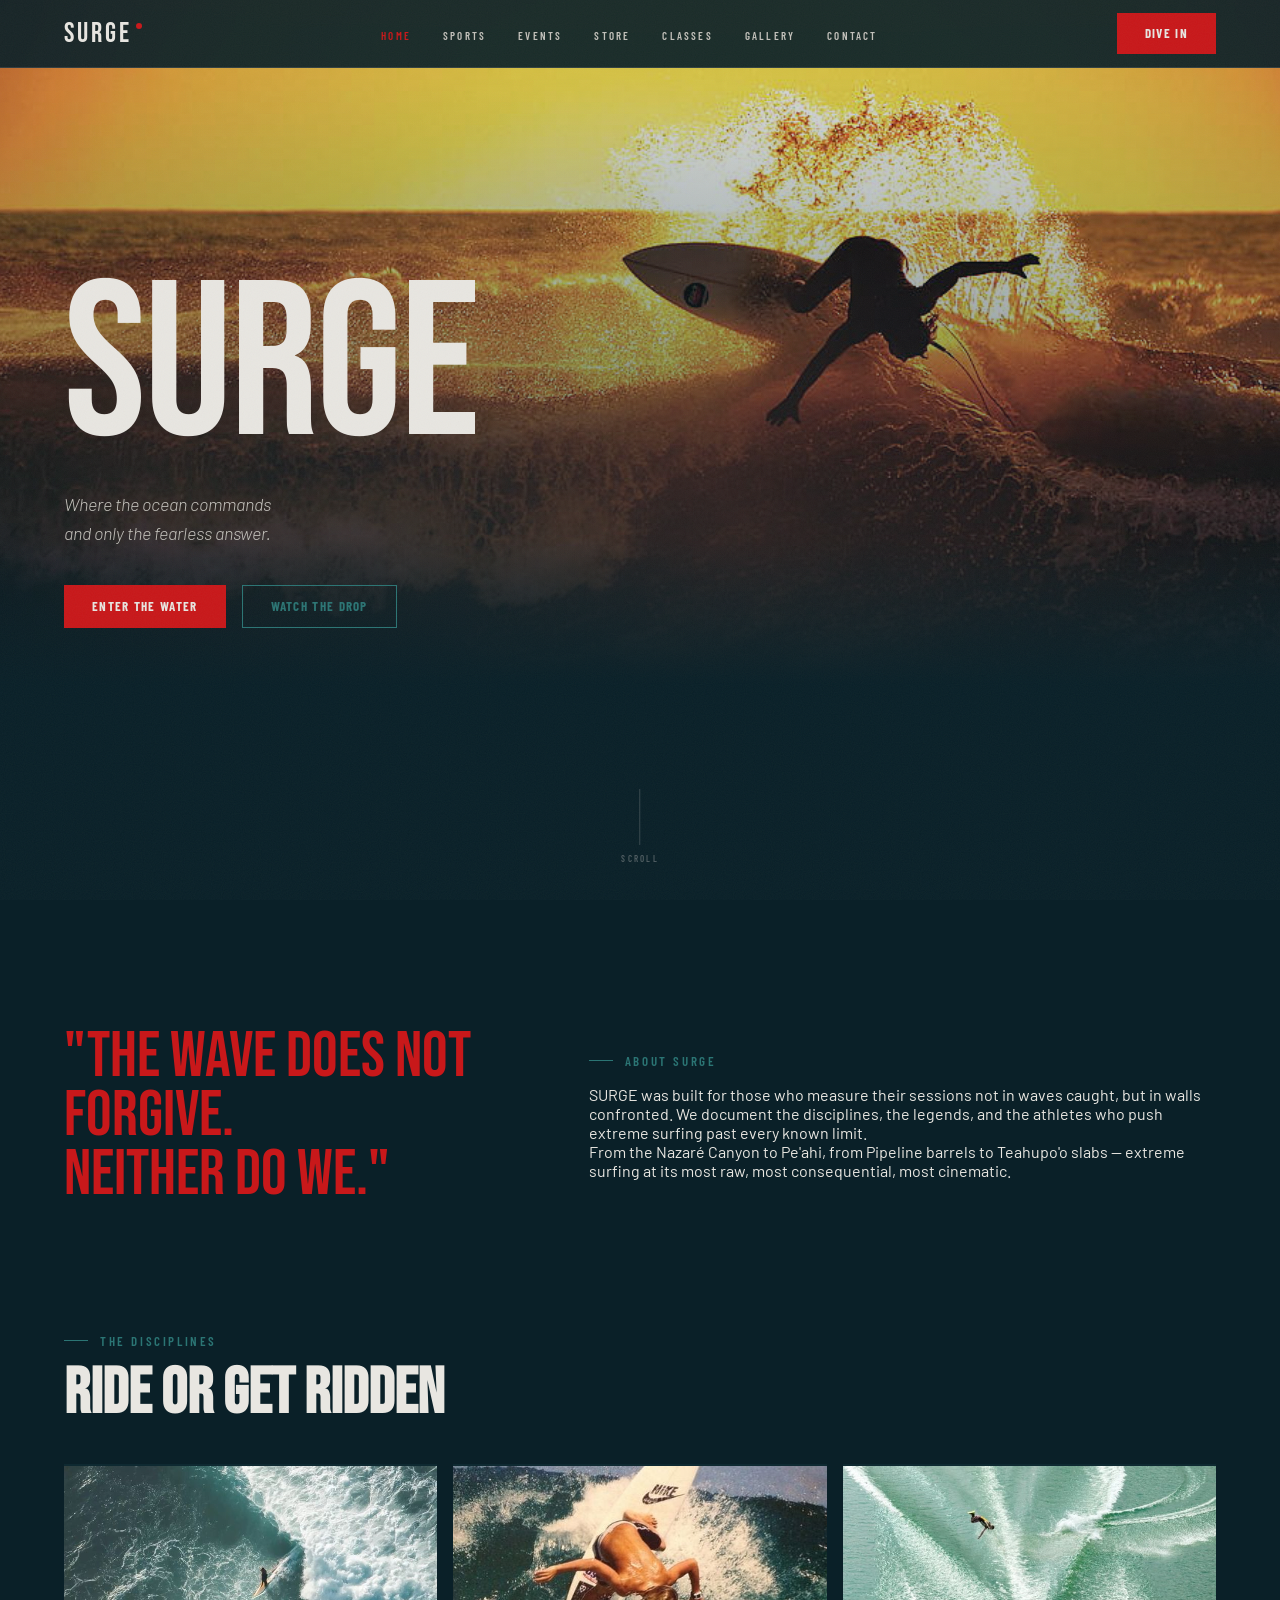
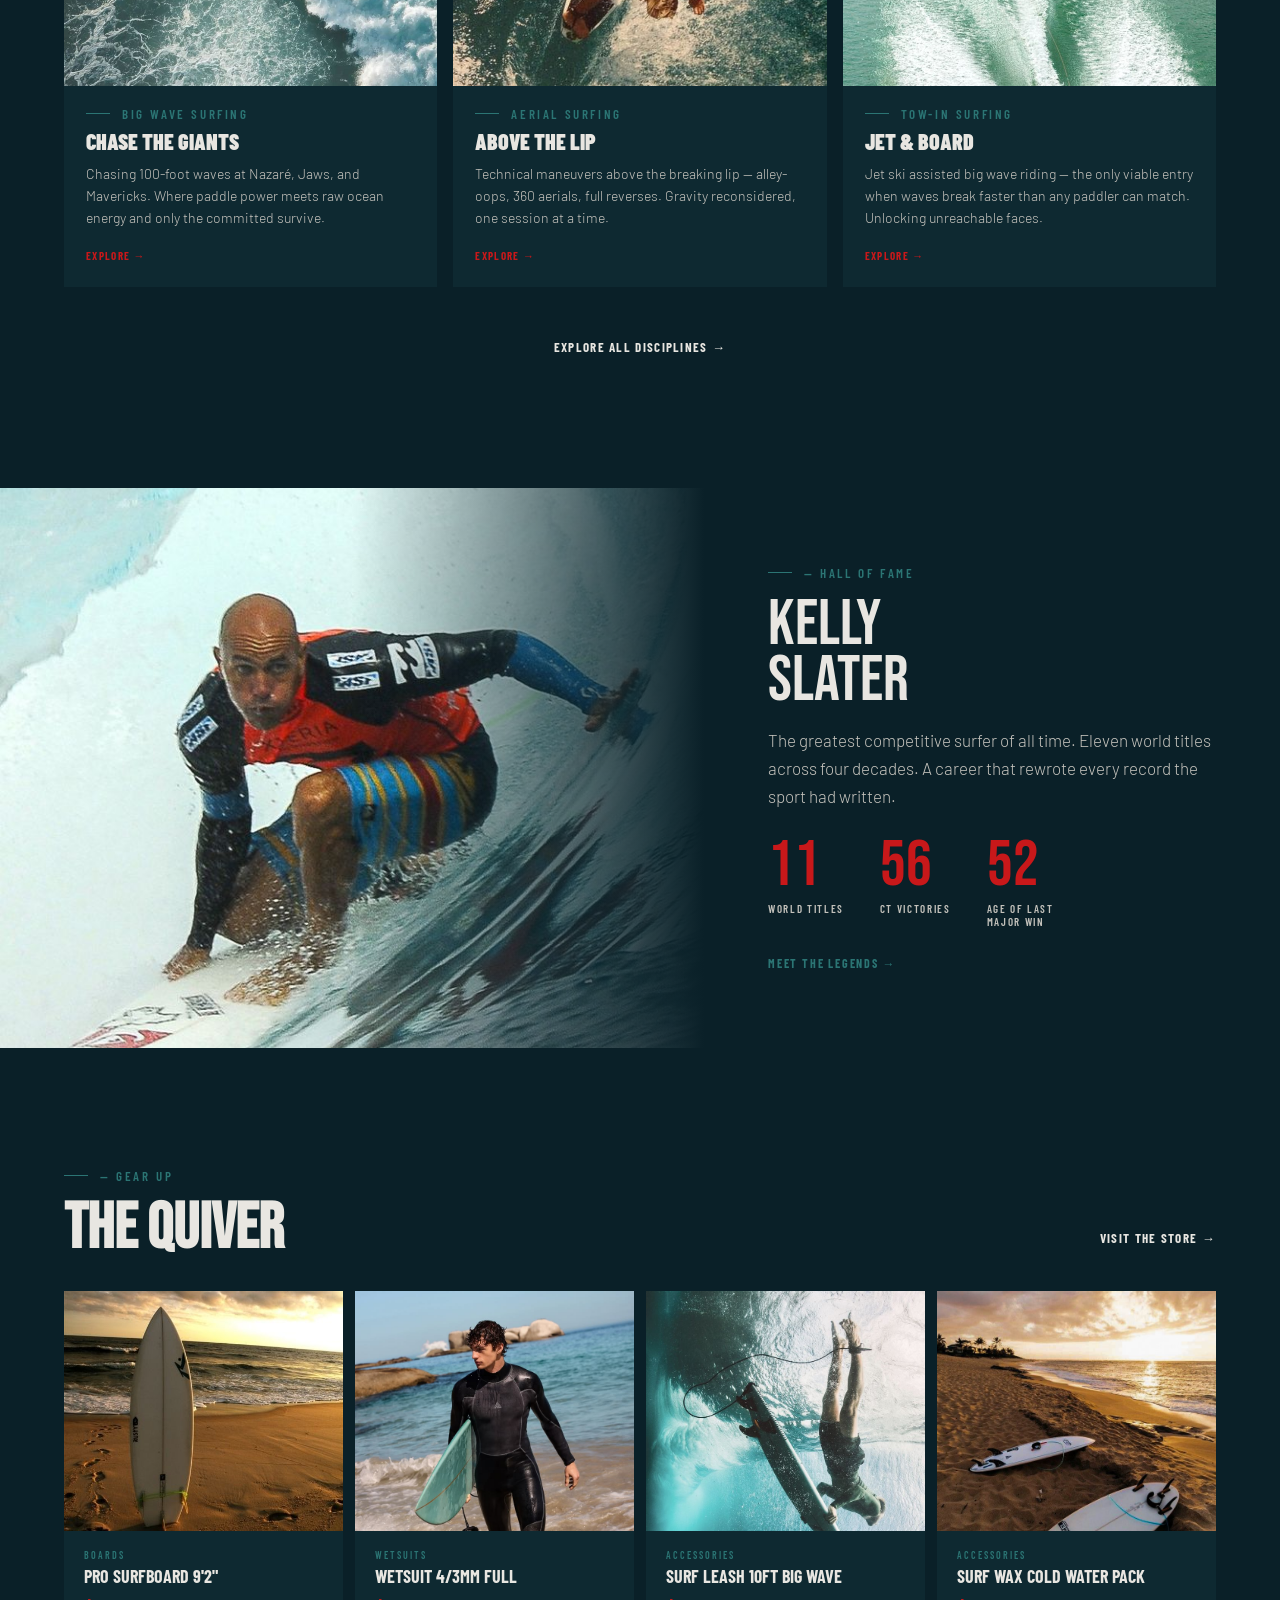
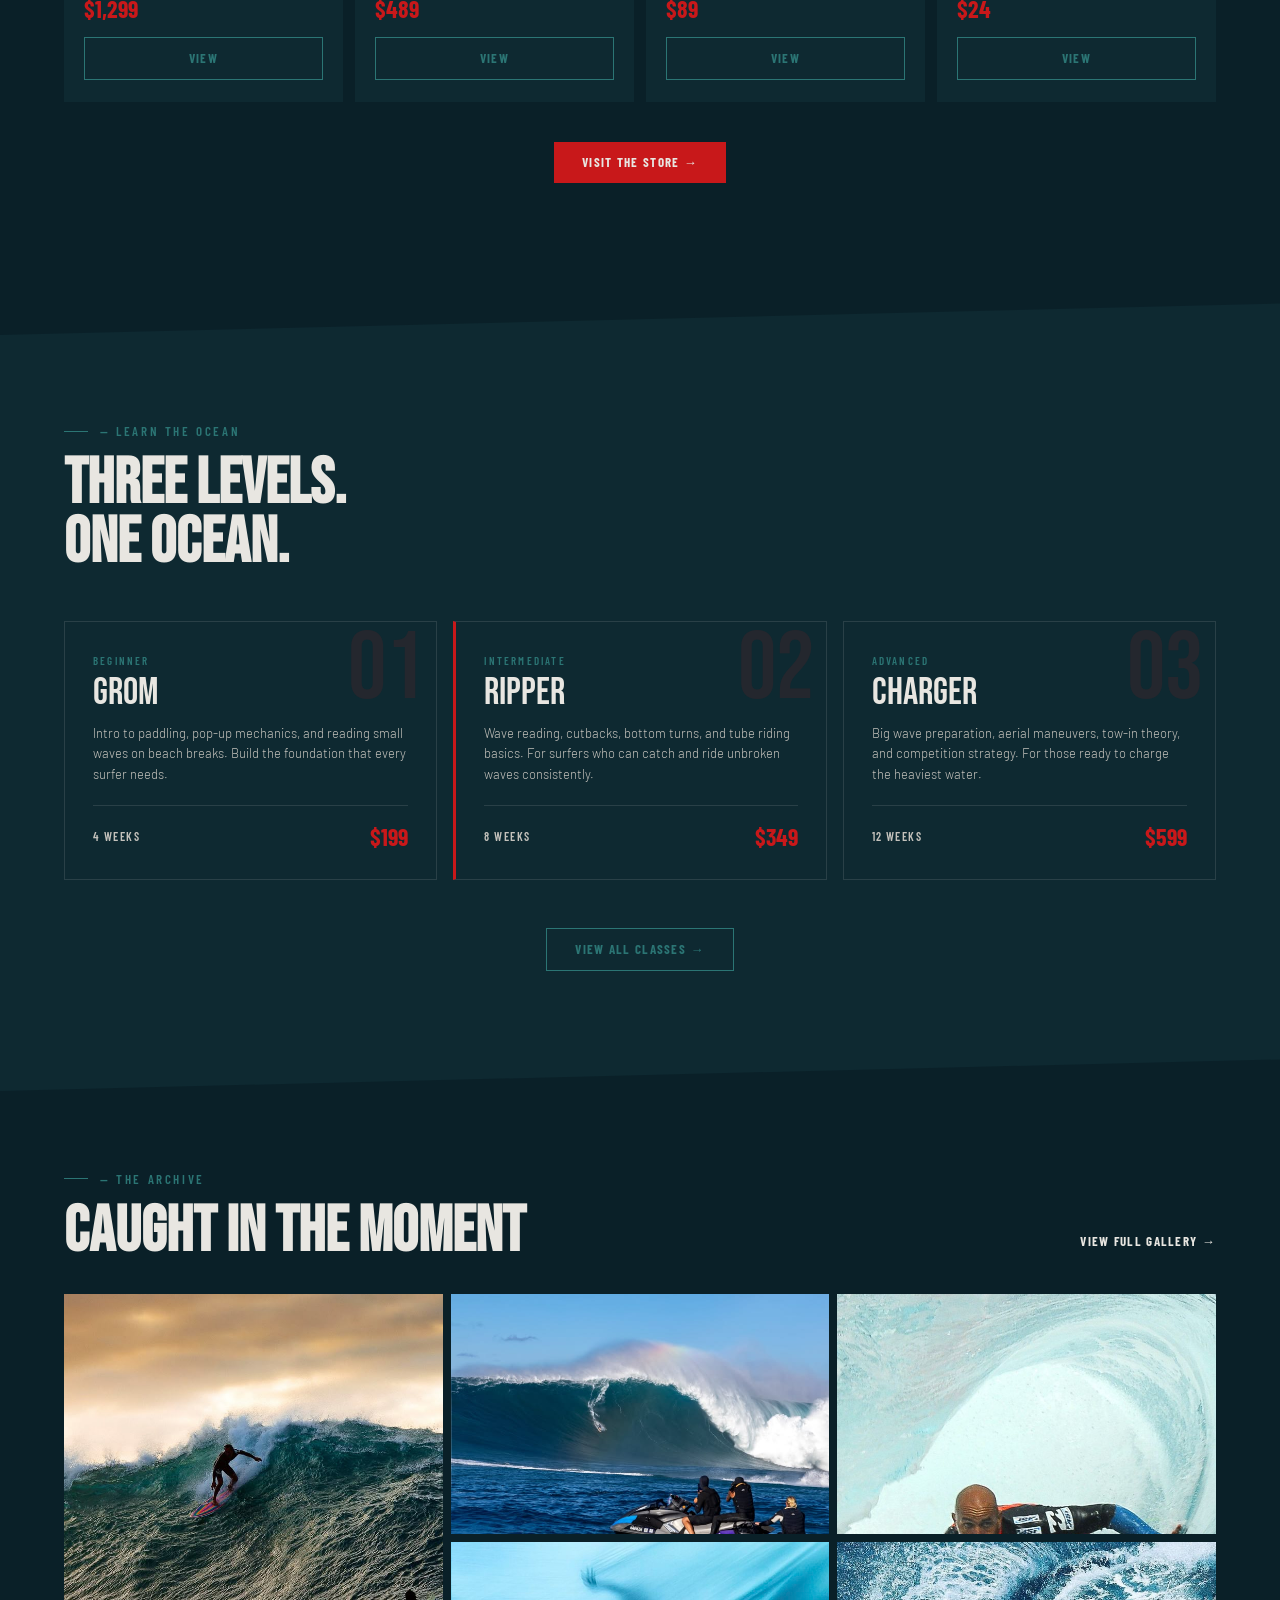
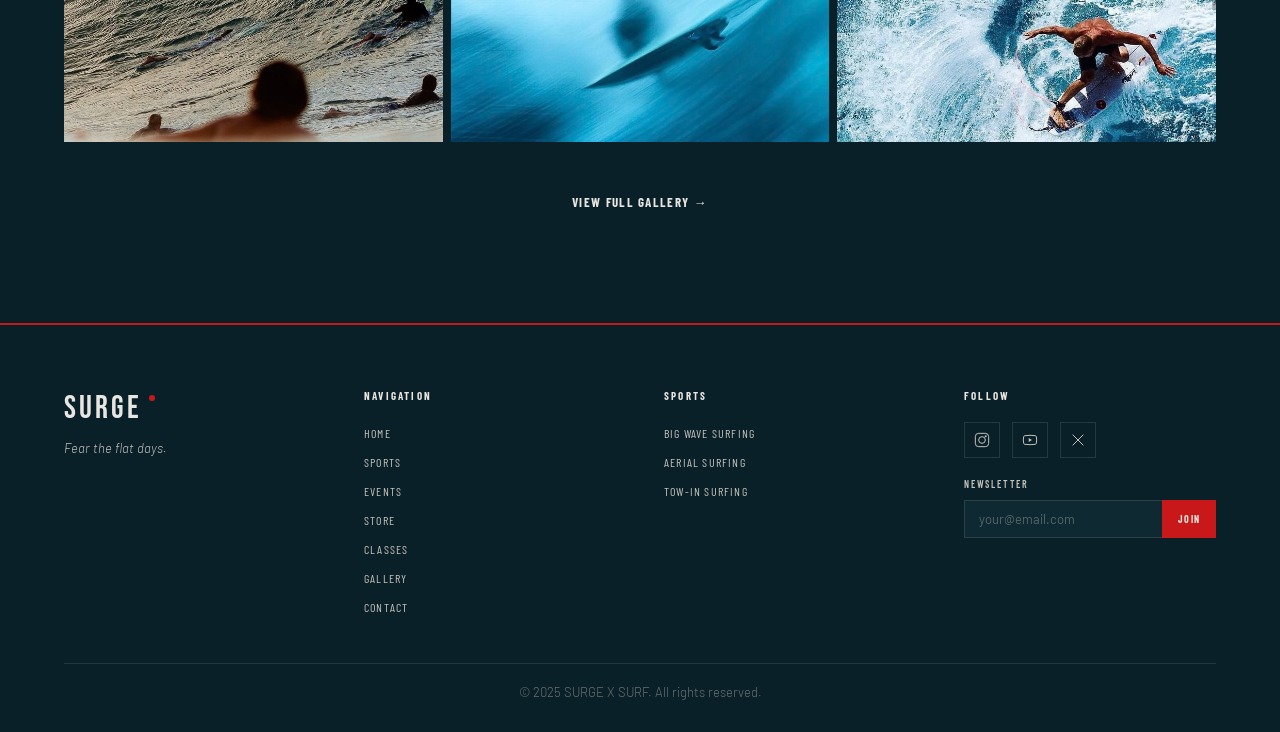
<file: index.html>
<!DOCTYPE html>
<html lang="en">
<head>
<meta charset="UTF-8">
<meta name="viewport" content="width=device-width, initial-scale=1.0">
<title>SURGE X SURF — Extreme Surfing</title>
<link rel="stylesheet" href="styles.css">
</head>
<body id="page-index">
<div class="grain-overlay" aria-hidden="true"></div>
<a href="#main-content" class="skip-link">Skip to content</a>

<!-- NAV -->
<nav class="site-nav" id="site-nav" aria-label="Main navigation">
  <a href="index.html" class="nav-wordmark">SURGE<span class="dot"></span></a>
  <ul class="nav-links" role="list">
    <li><a href="index.html" class="active">Home</a></li>
    <li><a href="sports.html">Sports</a></li>
    <li><a href="events.html">Events</a></li>
    <li><a href="store.html">Store</a></li>
    <li><a href="classes.html">Classes</a></li>
    <li><a href="gallery.html">Gallery</a></li>
    <li><a href="contact.html">Contact</a></li>
  </ul>
  <div class="nav-right">
    <a href="contact.html" class="btn btn-primary">DIVE IN</a>
  </div>
</nav>

<main id="main-content">

  <!-- HERO -->
  <section class="hero" aria-label="Hero">
    <div class="hero-bg" aria-hidden="true" style="background-image:url('assets/hero.jpeg');background-size:cover;background-position:center;">
      <div style="position:absolute;inset:0;background:radial-gradient(ellipse at 30% 60%,rgba(43,117,116,0.18) 0%,transparent 60%);"></div>
    </div>
    <div class="hero-overlay" aria-hidden="true"></div>
    <div class="hero-surge-block" aria-hidden="true"></div>
    <div class="hero-content">
      <div class="hero-title">SURGE</div>
      <p class="hero-sub">Where the ocean commands<br>and only the fearless answer.</p>
      <div class="hero-btns">
        <a href="sports.html" class="btn btn-primary">ENTER THE WATER</a>
        <a href="gallery.html" class="btn btn-secondary">WATCH THE DROP</a>
      </div>
    </div>
    <div class="hero-scroll" aria-hidden="true">
      <div class="hero-scroll-arrow"></div>
      <span>Scroll</span>
    </div>
  </section>

  <!-- INTRO TEXT -->
  <section class="intro-section" aria-label="About Surge">
    <div class="intro-grid">
      <div class="intro-quote">"The wave does not forgive.<br>Neither do we."</div>
      <div>
        <div class="section-label">About Surge</div>
        <p>SURGE was built for those who measure their sessions not in waves caught, but in walls confronted. We document the disciplines, the legends, and the athletes who push extreme surfing past every known limit.</p>
        <p>From the Nazaré Canyon to Pe'ahi, from Pipeline barrels to Teahupo'o slabs — extreme surfing at its most raw, most consequential, most cinematic.</p>
      </div>
    </div>
  </section>

  <!-- SPORTS SECTION -->
  <section class="sports-section" aria-label="Disciplines">
    <div class="section-header">
      <div class="section-label">The Disciplines</div>
      <h2 style="font-family:var(--font-display);font-size:var(--text-h1);line-height:0.92;color:var(--color-foam);">RIDE OR GET RIDDEN</h2>
    </div>
    <div class="sports-grid">
      <article class="sport-card">
        <div class="sport-card-img">
          <div class="photo-placeholder" style="background-image:url('assets/3266ec99240dcf81ca5a1056e453eb14.jpg');background-size:cover;background-position:center;"></div>
        </div>
        <div class="sport-card-body">
          <div class="section-label" style="margin-bottom:8px;">Big Wave Surfing</div>
          <div class="sport-card-title">Chase the Giants</div>
          <p class="sport-card-desc">Chasing 100-foot waves at Nazaré, Jaws, and Mavericks. Where paddle power meets raw ocean energy and only the committed survive.</p>
          <a href="sports.html" class="sport-card-cta">Explore →</a>
        </div>
      </article>
      <article class="sport-card">
        <div class="sport-card-img">
          <div class="photo-placeholder" style="background-image:url('assets/23d3d39b65756af0db37c3bd681a4fef.jpg');background-size:cover;background-position:center;"></div>
        </div>
        <div class="sport-card-body">
          <div class="section-label" style="margin-bottom:8px;">Aerial Surfing</div>
          <div class="sport-card-title">Above the Lip</div>
          <p class="sport-card-desc">Technical maneuvers above the breaking lip — alley-oops, 360 aerials, full reverses. Gravity reconsidered, one session at a time.</p>
          <a href="sports.html" class="sport-card-cta">Explore →</a>
        </div>
      </article>
      <article class="sport-card">
        <div class="sport-card-img">
          <div class="photo-placeholder" style="background-image:url('assets/e295d71f9cad6089a330e8c282b76eba.jpg');background-size:cover;background-position:center;"></div>
        </div>
        <div class="sport-card-body">
          <div class="section-label" style="margin-bottom:8px;">Tow-In Surfing</div>
          <div class="sport-card-title">Jet &amp; Board</div>
          <p class="sport-card-desc">Jet ski assisted big wave riding — the only viable entry when waves break faster than any paddler can match. Unlocking unreachable faces.</p>
          <a href="sports.html" class="sport-card-cta">Explore →</a>
        </div>
      </article>
    </div>
    <div class="sports-cta-row">
      <a href="sports.html" class="btn btn-ghost">EXPLORE ALL DISCIPLINES →</a>
    </div>
  </section>

  <!-- FEATURED ATHLETE -->
  <section class="athlete-section" aria-label="Featured Athlete">
    <div class="athlete-grid">
      <div class="athlete-img">
        <div style="width:100%;height:100%;background-image:url('assets/4bceb144e2095e053677da165e6e8d26.jpg');background-size:cover;background-position:center center;"></div>
        <div class="athlete-img-overlay"></div>
        <div class="athlete-img-fade"></div>
      </div>
      <div class="athlete-content">
        <div class="section-label">— Hall of Fame</div>
        <div class="athlete-name">KELLY<br>SLATER</div>
        <p style="font-family:var(--font-body);font-size:var(--text-body);font-weight:300;color:var(--color-off-white);line-height:var(--lh-body);margin-bottom:0;">The greatest competitive surfer of all time. Eleven world titles across four decades. A career that rewrote every record the sport had written.</p>
        <div class="athlete-stats">
          <div>
            <div class="athlete-stat-num">11</div>
            <div class="athlete-stat-label">World Titles</div>
          </div>
          <div>
            <div class="athlete-stat-num">56</div>
            <div class="athlete-stat-label">CT Victories</div>
          </div>
          <div>
            <div class="athlete-stat-num">52</div>
            <div class="athlete-stat-label">Age of Last<br>Major Win</div>
          </div>
        </div>
        <a href="events.html" class="athlete-cta">MEET THE LEGENDS →</a>
      </div>
    </div>
  </section>

  <!-- STORE TEASER -->
  <section class="store-section" aria-label="Store">
    <div class="store-header">
      <div>
        <div class="section-label">— Gear Up</div>
        <h2 style="font-family:var(--font-display);font-size:var(--text-h1);line-height:0.92;color:var(--color-foam);">THE QUIVER</h2>
      </div>
      <a href="store.html" class="btn btn-ghost">VISIT THE STORE →</a>
    </div>
    <div class="store-scroll-wrap">
      <article class="product-card">
        <div class="product-img photo-placeholder" style="background-image:url('assets/bf01df1114046b0dcc22b2a016cf95e8.jpg');background-size:cover;background-position:center;"></div>
        <div class="product-body">
          <div class="product-cat">Boards</div>
          <div class="product-name">Pro Surfboard 9'2"</div>
          <div class="product-price">$1,299</div>
          <a href="store.html" class="btn btn-secondary" style="width:100%;justify-content:center;">VIEW</a>
        </div>
      </article>
      <article class="product-card">
        <div class="product-img photo-placeholder" style="background-image:url('assets/57bd696c5f575b4886a639b38323c7db.jpg');background-size:cover;background-position:center top;"></div>
        <div class="product-body">
          <div class="product-cat">Wetsuits</div>
          <div class="product-name">Wetsuit 4/3mm Full</div>
          <div class="product-price">$489</div>
          <a href="store.html" class="btn btn-secondary" style="width:100%;justify-content:center;">VIEW</a>
        </div>
      </article>
      <article class="product-card">
        <div class="product-img photo-placeholder" style="background-image:url('assets/6751fa6d612d14bfe57a161518c65859.jpg');background-size:cover;background-position:center;"></div>
        <div class="product-body">
          <div class="product-cat">Accessories</div>
          <div class="product-name">Surf Leash 10ft Big Wave</div>
          <div class="product-price">$89</div>
          <a href="store.html" class="btn btn-secondary" style="width:100%;justify-content:center;">VIEW</a>
        </div>
      </article>
      <article class="product-card">
        <div class="product-img photo-placeholder" style="background-image:url('assets/036c7cbf5df6dd46f2a0cd4b11c5f0f8.jpg');background-size:cover;background-position:center;"></div>
        <div class="product-body">
          <div class="product-cat">Accessories</div>
          <div class="product-name">Surf Wax Cold Water Pack</div>
          <div class="product-price">$24</div>
          <a href="store.html" class="btn btn-secondary" style="width:100%;justify-content:center;">VIEW</a>
        </div>
      </article>
    </div>
    <div class="store-cta-row">
      <a href="store.html" class="btn btn-primary">VISIT THE STORE →</a>
    </div>
  </section>

  <!-- CLASSES TEASER -->
  <section class="classes-section" aria-label="Classes">
    <div class="section-header">
      <div class="section-label">— Learn the Ocean</div>
      <h2 style="font-family:var(--font-display);font-size:var(--text-h1);line-height:0.92;color:var(--color-foam);">THREE LEVELS.<br>ONE OCEAN.</h2>
    </div>
    <div class="class-cards-row">
      <article class="class-card">
        <div class="class-card-num" aria-hidden="true">01</div>
        <div class="class-card-level">Beginner</div>
        <div class="class-card-name">GROM</div>
        <p class="class-card-desc">Intro to paddling, pop-up mechanics, and reading small waves on beach breaks. Build the foundation that every surfer needs.</p>
        <div class="class-card-meta">
          <span class="class-card-duration">4 Weeks</span>
          <span class="class-card-price">$199</span>
        </div>
      </article>
      <article class="class-card" style="border-left:3px solid var(--color-surge);">
        <div class="class-card-num" aria-hidden="true">02</div>
        <div class="class-card-level">Intermediate</div>
        <div class="class-card-name">RIPPER</div>
        <p class="class-card-desc">Wave reading, cutbacks, bottom turns, and tube riding basics. For surfers who can catch and ride unbroken waves consistently.</p>
        <div class="class-card-meta">
          <span class="class-card-duration">8 Weeks</span>
          <span class="class-card-price">$349</span>
        </div>
      </article>
      <article class="class-card">
        <div class="class-card-num" aria-hidden="true">03</div>
        <div class="class-card-level">Advanced</div>
        <div class="class-card-name">CHARGER</div>
        <p class="class-card-desc">Big wave preparation, aerial maneuvers, tow-in theory, and competition strategy. For those ready to charge the heaviest water.</p>
        <div class="class-card-meta">
          <span class="class-card-duration">12 Weeks</span>
          <span class="class-card-price">$599</span>
        </div>
      </article>
    </div>
    <div class="classes-cta-row">
      <a href="classes.html" class="btn btn-secondary">VIEW ALL CLASSES →</a>
    </div>
  </section>

  <!-- GALLERY TEASER -->
  <section class="gallery-section" aria-label="Gallery">
    <div class="gallery-header">
      <div>
        <div class="section-label">— The Archive</div>
        <h2 style="font-family:var(--font-display);font-size:var(--text-h1);line-height:0.92;color:var(--color-foam);">CAUGHT IN THE MOMENT</h2>
      </div>
      <a href="gallery.html" class="btn btn-ghost">VIEW FULL GALLERY →</a>
    </div>
    <div class="gallery-grid-teaser">
      <div class="gallery-item">
        <div class="gallery-item-bg photo-placeholder" style="height:100%;background-image:url('assets/fb78d78305860e1f8f1de676a53030bf.jpg');background-size:cover;background-position:center;"></div>
        <div class="gallery-item-border"></div>
        <div class="gallery-item-caption"><span>Nazaré, November 2024 — 65ft swell</span></div>
      </div>
      <div class="gallery-item">
        <div class="gallery-item-bg photo-placeholder" style="height:100%;background-image:url('assets/5ca4f1ec778e65ef24069955474f40a7.jpg');background-size:cover;background-position:center;"></div>
        <div class="gallery-item-border"></div>
        <div class="gallery-item-caption"><span>Jaws, Pe'ahi — December 2024</span></div>
      </div>
      <div class="gallery-item">
        <div class="gallery-item-bg photo-placeholder" style="height:100%;background-image:url('assets/4bceb144e2095e053677da165e6e8d26.jpg');background-size:cover;background-position:center top;"></div>
        <div class="gallery-item-border"></div>
        <div class="gallery-item-caption"><span>Pipeline, North Shore — January 2025</span></div>
      </div>
      <div class="gallery-item">
        <div class="gallery-item-bg photo-placeholder" style="height:100%;background-image:url('assets/123e5f6e508c58c2bf3453a1d3ee3815.jpg');background-size:cover;background-position:center;"></div>
        <div class="gallery-item-border"></div>
        <div class="gallery-item-caption"><span>Teahupo'o, Tahiti — February 2025</span></div>
      </div>
      <div class="gallery-item">
        <div class="gallery-item-bg photo-placeholder" style="height:100%;background-image:url('assets/de69f809cae6e80735c3cd39009c45d6.jpg');background-size:cover;background-position:center;"></div>
        <div class="gallery-item-border"></div>
        <div class="gallery-item-caption"><span>Mavericks, California — March 2025</span></div>
      </div>
    </div>
    <div class="gallery-cta-row">
      <a href="gallery.html" class="btn btn-ghost">VIEW FULL GALLERY →</a>
    </div>
  </section>

</main>

<!-- FOOTER -->
<footer class="site-footer" aria-label="Site footer">
  <div class="footer-grid">
    <div>
      <a href="index.html" class="footer-wordmark">SURGE<span style="width:6px;height:6px;background:var(--color-surge);border-radius:50%;display:inline-block;margin-bottom:20px;margin-left:3px;"></span></a>
      <p class="footer-tagline">Fear the flat days.</p>
    </div>
    <div>
      <div class="footer-heading">Navigation</div>
      <ul class="footer-links">
        <li><a href="index.html">Home</a></li>
        <li><a href="sports.html">Sports</a></li>
        <li><a href="events.html">Events</a></li>
        <li><a href="store.html">Store</a></li>
        <li><a href="classes.html">Classes</a></li>
        <li><a href="gallery.html">Gallery</a></li>
        <li><a href="contact.html">Contact</a></li>
      </ul>
    </div>
    <div>
      <div class="footer-heading">Sports</div>
      <ul class="footer-links">
        <li><a href="sports.html">Big Wave Surfing</a></li>
        <li><a href="sports.html">Aerial Surfing</a></li>
        <li><a href="sports.html">Tow-In Surfing</a></li>
      </ul>
    </div>
    <div>
      <div class="footer-heading">Follow</div>
      <div class="footer-socials">
        <a href="#" class="footer-social-icon" aria-label="Instagram">
          <svg width="16" height="16" viewBox="0 0 24 24" fill="none" stroke="currentColor" stroke-width="1.5"><rect x="2" y="2" width="20" height="20" rx="5"/><circle cx="12" cy="12" r="5"/><circle cx="17.5" cy="6.5" r="1.5" fill="currentColor" stroke="none"/></svg>
        </a>
        <a href="#" class="footer-social-icon" aria-label="YouTube">
          <svg width="16" height="16" viewBox="0 0 24 24" fill="none" stroke="currentColor" stroke-width="1.5"><path d="M2.5 17a24.12 24.12 0 0 1 0-10 2 2 0 0 1 1.4-1.4 49.56 49.56 0 0 1 16.2 0A2 2 0 0 1 21.5 7a24.12 24.12 0 0 1 0 10 2 2 0 0 1-1.4 1.4 49.55 49.55 0 0 1-16.2 0A2 2 0 0 1 2.5 17"/><polygon points="10 15 15 12 10 9" fill="currentColor" stroke="none"/></svg>
        </a>
        <a href="#" class="footer-social-icon" aria-label="X / Twitter">
          <svg width="16" height="16" viewBox="0 0 24 24" fill="none" stroke="currentColor" stroke-width="1.5"><path d="M4 4l16 16M4 20 20 4"/></svg>
        </a>
      </div>
      <label for="footer-email" style="font-family:var(--font-heading);font-size:10px;font-weight:600;letter-spacing:0.18em;text-transform:uppercase;color:var(--color-off-white);display:block;margin-bottom:10px;">Newsletter</label>
      <div class="footer-newsletter">
        <input type="email" id="footer-email" placeholder="your@email.com" aria-label="Email for newsletter">
        <button type="button">Join</button>
      </div>
    </div>
  </div>
  <div class="footer-bottom">
    <p>© 2025 SURGE X SURF. All rights reserved.</p>
  </div>
</footer>

</body>
</html>
</file>
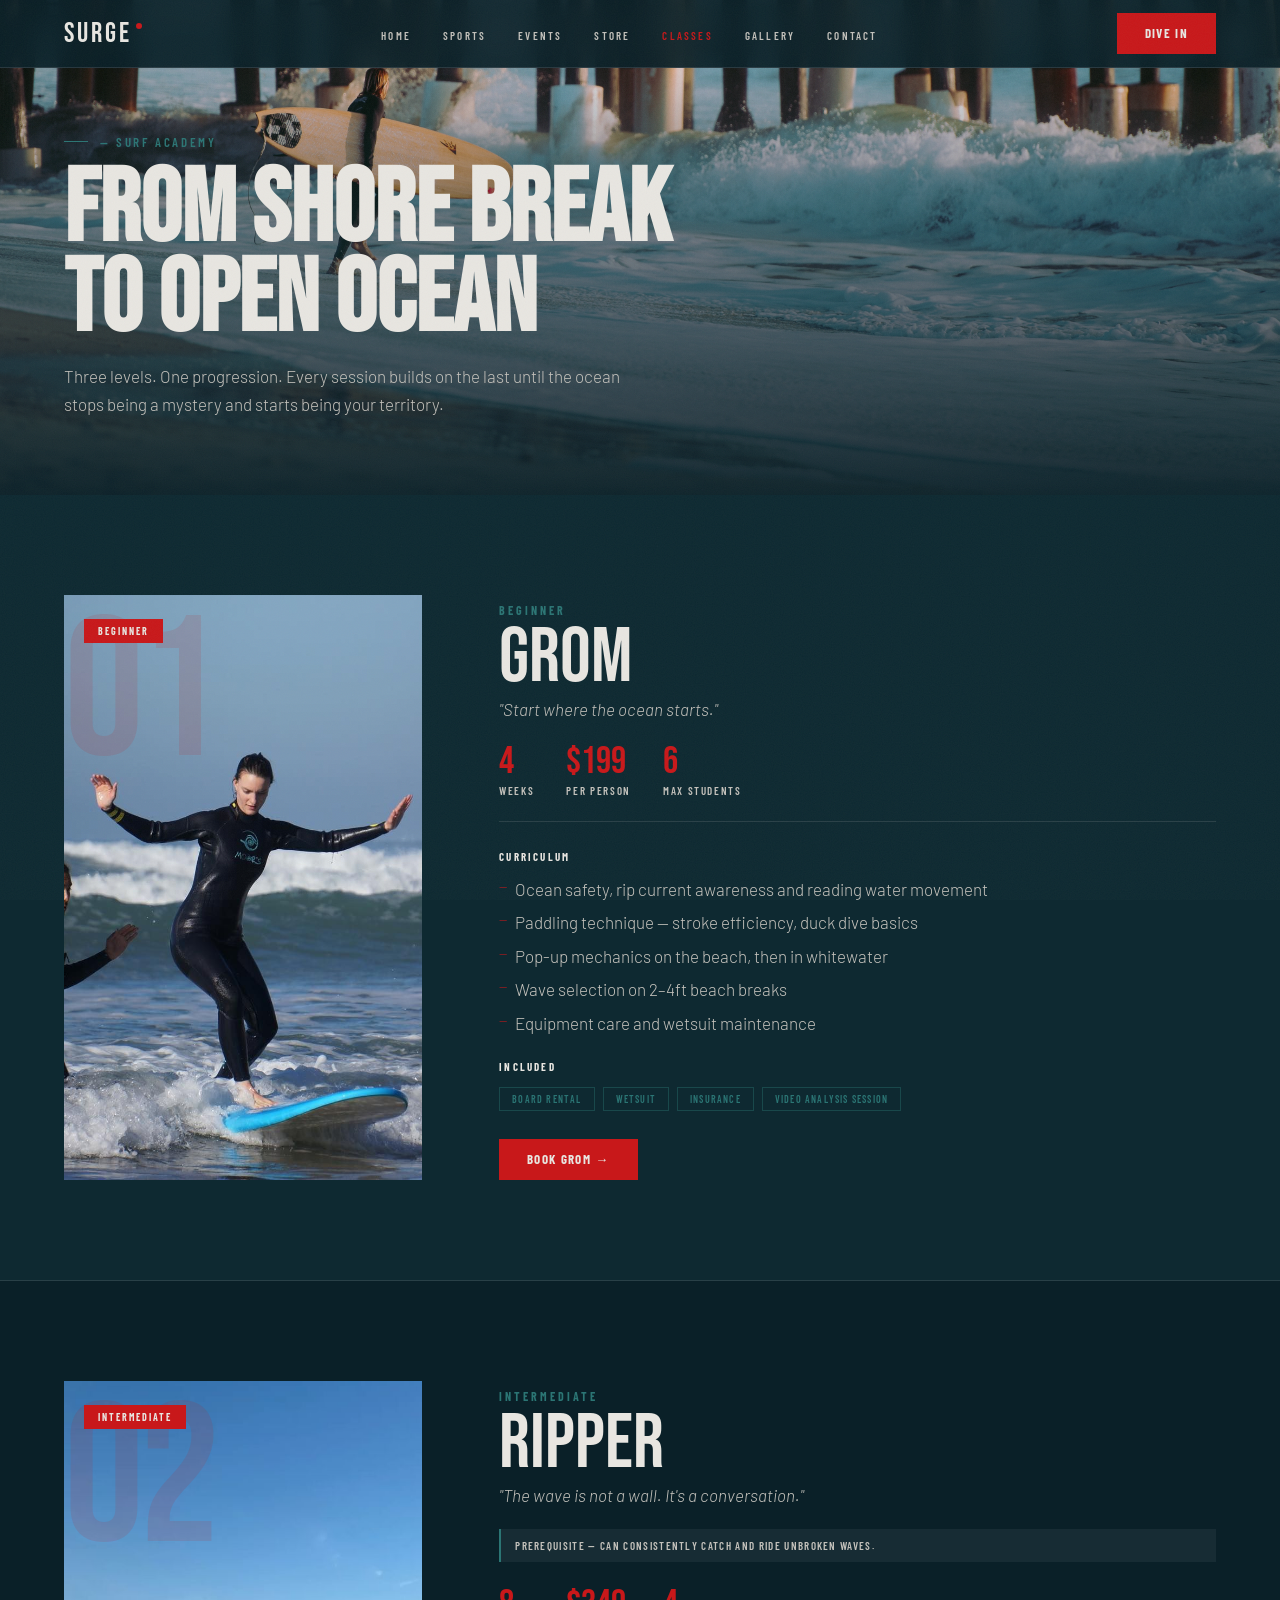
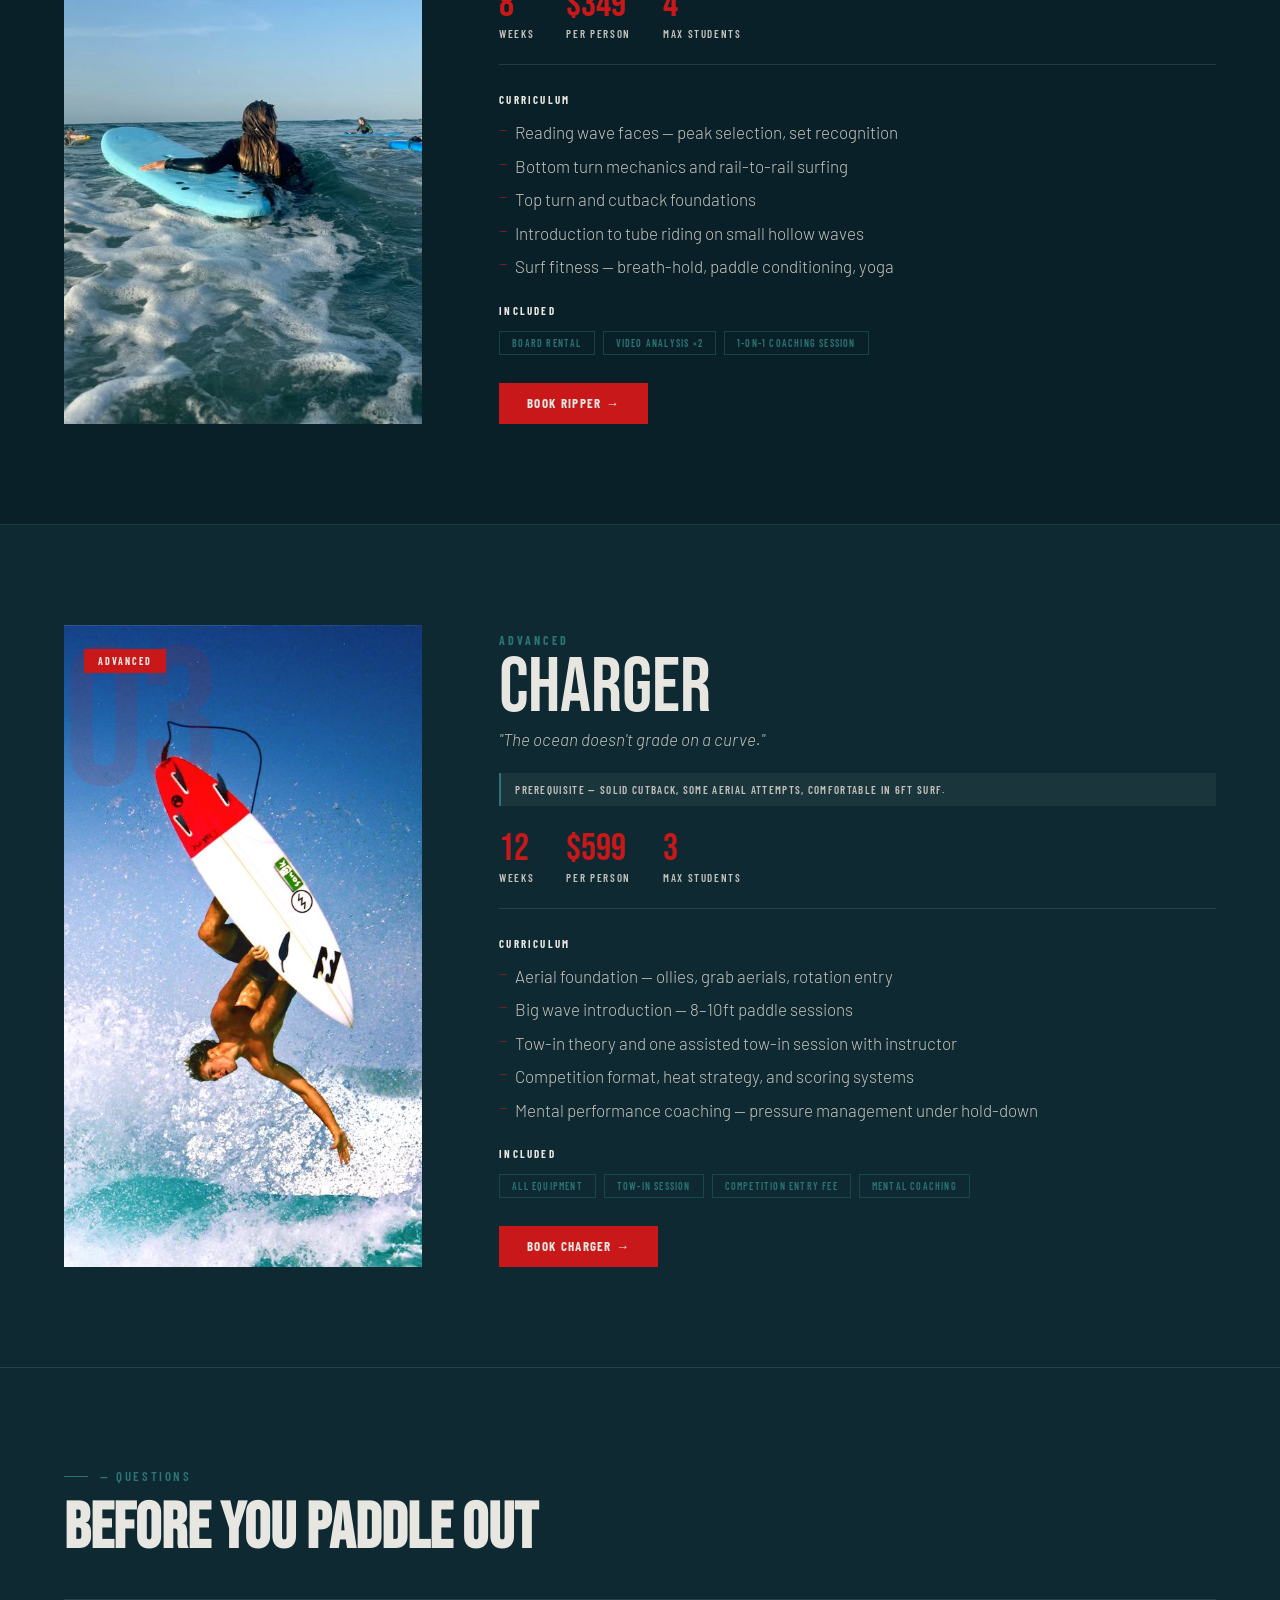
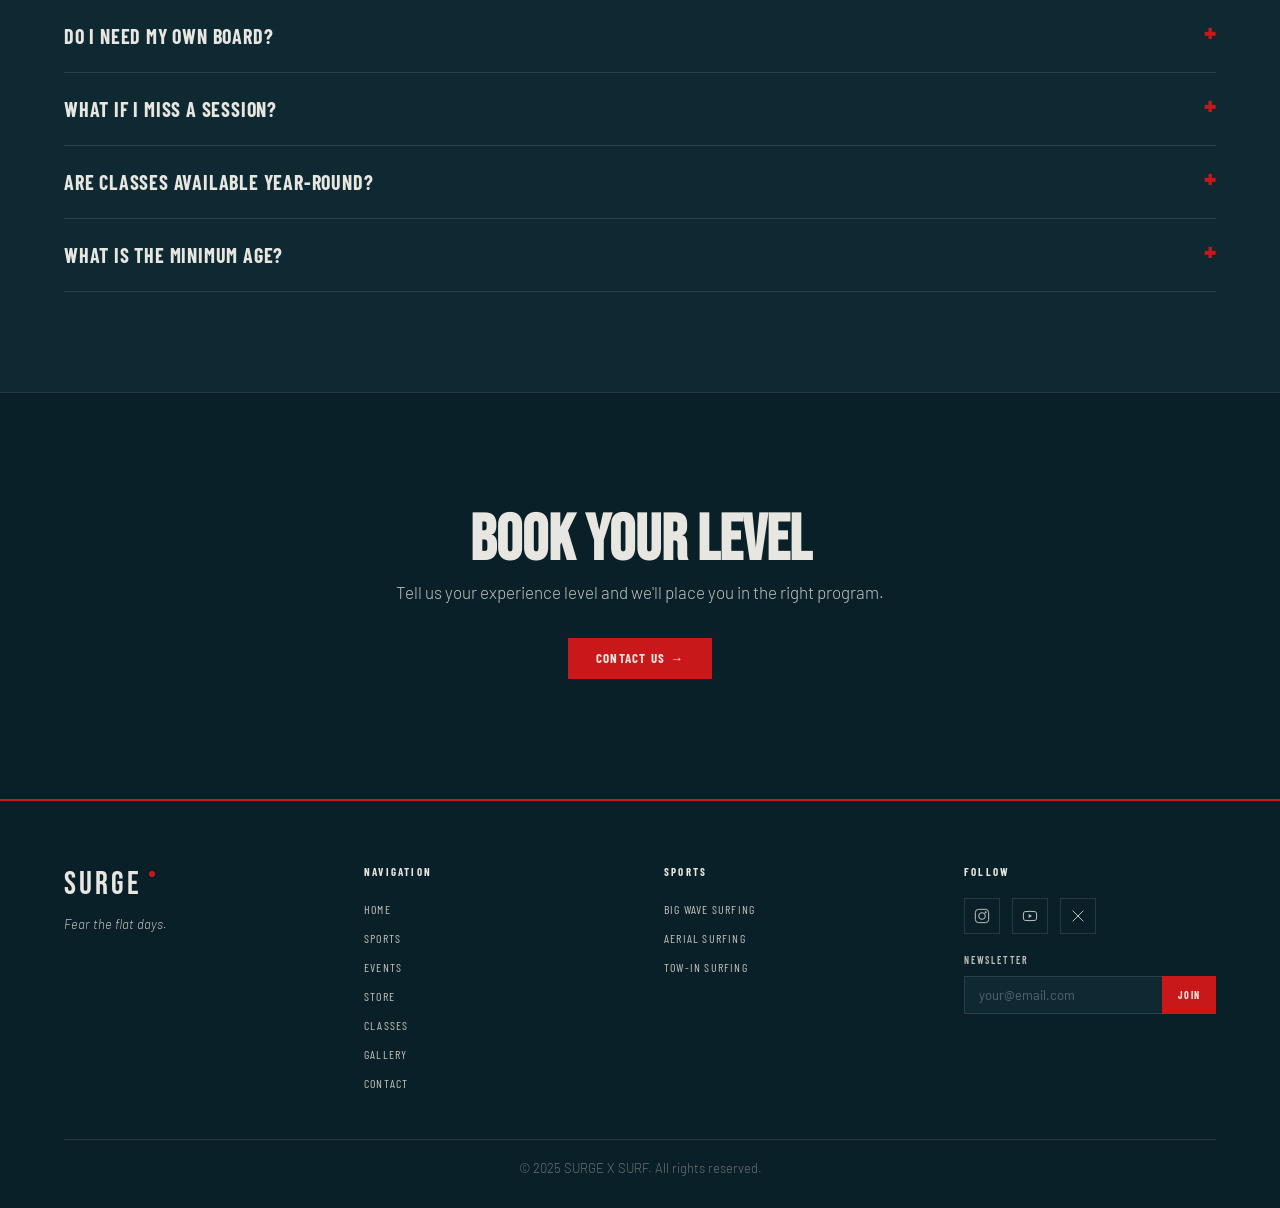
<file: classes.html>
<!DOCTYPE html>
<html lang="en">
<head>
<meta charset="UTF-8">
<meta name="viewport" content="width=device-width, initial-scale=1.0">
<title>Classes — SURGE X SURF</title>
<link rel="stylesheet" href="styles.css">
</head>
<body id="page-classes">
<div class="grain-overlay" aria-hidden="true"></div>
<a href="#main-content" class="skip-link">Skip to content</a>

<nav class="site-nav" id="site-nav" aria-label="Main navigation">
  <a href="index.html" class="nav-wordmark">SURGE<span class="dot"></span></a>
  <ul class="nav-links" role="list">
    <li><a href="index.html">Home</a></li>
    <li><a href="sports.html">Sports</a></li>
    <li><a href="events.html">Events</a></li>
    <li><a href="store.html">Store</a></li>
    <li><a href="classes.html" class="active">Classes</a></li>
    <li><a href="gallery.html">Gallery</a></li>
    <li><a href="contact.html">Contact</a></li>
  </ul>
  <div class="nav-right"><a href="contact.html" class="btn btn-primary">DIVE IN</a></div>
</nav>

<main id="main-content">

  <section class="page-hero page-hero--medium" aria-label="Classes hero">
    <div class="page-hero-bg" style="background-image:url('assets/banner2.jpg');background-size:cover;background-position:center;"><div style="position:absolute;inset:0;background:radial-gradient(ellipse at 30% 60%,rgba(43,117,116,0.18) 0%,transparent 55%);"></div></div>
    <div class="page-hero-overlay"></div>
    <div class="page-hero-content">
      <div class="section-label">— Surf Academy</div>
      <h1 class="page-title">FROM SHORE BREAK<br>TO OPEN OCEAN</h1>
      <p class="page-sub">Three levels. One progression. Every session builds on the last until the ocean stops being a mystery and starts being your territory.</p>
    </div>
  </section>

  <!-- GROM -->
  <section class="level-section" id="grom" aria-label="GROM — Beginner" data-screen-label="01 GROM">
    <div class="level-grid">
      <div class="level-num-block" style="background-image:url('assets/beb87037e1f86be82ae36521b3ed8b07.jpg');background-size:cover;background-position:center;">
        <div class="level-num" aria-hidden="true">01</div>
        <div class="level-badge">Beginner</div>
      </div>
      <div class="level-content">
        <div class="level-tier">Beginner</div>
        <div class="level-name">GROM</div>
        <p class="level-tagline">"Start where the ocean starts."</p>
        <div class="level-meta-row">
          <div class="level-meta-item"><div class="level-meta-val">4</div><div class="level-meta-lbl">Weeks</div></div>
          <div class="level-meta-item"><div class="level-meta-val">$199</div><div class="level-meta-lbl">Per Person</div></div>
          <div class="level-meta-item"><div class="level-meta-val">6</div><div class="level-meta-lbl">Max Students</div></div>
        </div>
        <div class="curriculum-label">Curriculum</div>
        <ul class="curriculum-list">
          <li>Ocean safety, rip current awareness and reading water movement</li>
          <li>Paddling technique — stroke efficiency, duck dive basics</li>
          <li>Pop-up mechanics on the beach, then in whitewater</li>
          <li>Wave selection on 2–4ft beach breaks</li>
          <li>Equipment care and wetsuit maintenance</li>
        </ul>
        <div class="curriculum-label">Included</div>
        <div class="includes-row">
          <span class="includes-chip">Board Rental</span>
          <span class="includes-chip">Wetsuit</span>
          <span class="includes-chip">Insurance</span>
          <span class="includes-chip">Video Analysis Session</span>
        </div>
        <a href="contact.html" class="btn btn-primary">BOOK GROM →</a>
      </div>
    </div>
  </section>

  <!-- RIPPER -->
  <section class="level-section" id="ripper" aria-label="RIPPER — Intermediate" data-screen-label="02 RIPPER">
    <div class="level-grid">
      <div class="level-num-block" style="background-image:url('assets/2b9153814102b61a97c66a49f4ae3764.jpg');background-size:cover;background-position:center;">
        <div class="level-num" aria-hidden="true">02</div>
        <div class="level-badge">Intermediate</div>
      </div>
      <div class="level-content">
        <div class="level-tier">Intermediate</div>
        <div class="level-name">RIPPER</div>
        <p class="level-tagline">"The wave is not a wall. It's a conversation."</p>
        <div class="prereq">Prerequisite — can consistently catch and ride unbroken waves.</div>
        <div class="level-meta-row">
          <div class="level-meta-item"><div class="level-meta-val">8</div><div class="level-meta-lbl">Weeks</div></div>
          <div class="level-meta-item"><div class="level-meta-val">$349</div><div class="level-meta-lbl">Per Person</div></div>
          <div class="level-meta-item"><div class="level-meta-val">4</div><div class="level-meta-lbl">Max Students</div></div>
        </div>
        <div class="curriculum-label">Curriculum</div>
        <ul class="curriculum-list">
          <li>Reading wave faces — peak selection, set recognition</li>
          <li>Bottom turn mechanics and rail-to-rail surfing</li>
          <li>Top turn and cutback foundations</li>
          <li>Introduction to tube riding on small hollow waves</li>
          <li>Surf fitness — breath-hold, paddle conditioning, yoga</li>
        </ul>
        <div class="curriculum-label">Included</div>
        <div class="includes-row">
          <span class="includes-chip">Board Rental</span>
          <span class="includes-chip">Video Analysis ×2</span>
          <span class="includes-chip">1-on-1 Coaching Session</span>
        </div>
        <a href="contact.html" class="btn btn-primary">BOOK RIPPER →</a>
      </div>
    </div>
  </section>

  <!-- CHARGER -->
  <section class="level-section" id="charger" aria-label="CHARGER — Advanced" data-screen-label="03 CHARGER">
    <div class="level-grid">
      <div class="level-num-block" style="background-image:url('assets/06716779681548a657f3e2126f1d4a7f.jpg');background-size:cover;background-position:center;">
        <div class="level-num" aria-hidden="true">03</div>
        <div class="level-badge">Advanced</div>
      </div>
      <div class="level-content">
        <div class="level-tier">Advanced</div>
        <div class="level-name">CHARGER</div>
        <p class="level-tagline">"The ocean doesn't grade on a curve."</p>
        <div class="prereq">Prerequisite — solid cutback, some aerial attempts, comfortable in 6ft surf.</div>
        <div class="level-meta-row">
          <div class="level-meta-item"><div class="level-meta-val">12</div><div class="level-meta-lbl">Weeks</div></div>
          <div class="level-meta-item"><div class="level-meta-val">$599</div><div class="level-meta-lbl">Per Person</div></div>
          <div class="level-meta-item"><div class="level-meta-val">3</div><div class="level-meta-lbl">Max Students</div></div>
        </div>
        <div class="curriculum-label">Curriculum</div>
        <ul class="curriculum-list">
          <li>Aerial foundation — ollies, grab aerials, rotation entry</li>
          <li>Big wave introduction — 8–10ft paddle sessions</li>
          <li>Tow-in theory and one assisted tow-in session with instructor</li>
          <li>Competition format, heat strategy, and scoring systems</li>
          <li>Mental performance coaching — pressure management under hold-down</li>
        </ul>
        <div class="curriculum-label">Included</div>
        <div class="includes-row">
          <span class="includes-chip">All Equipment</span>
          <span class="includes-chip">Tow-In Session</span>
          <span class="includes-chip">Competition Entry Fee</span>
          <span class="includes-chip">Mental Coaching</span>
        </div>
        <a href="contact.html" class="btn btn-primary">BOOK CHARGER →</a>
      </div>
    </div>
  </section>

  <!-- FAQ -->
  <section class="faq-section" aria-label="FAQ">
    <div class="faq-inner">
      <div class="section-label">— Questions</div>
      <h2 style="font-family:var(--font-display);font-size:var(--text-h1);line-height:0.92;color:var(--color-foam);">BEFORE YOU PADDLE OUT</h2>
      <div class="faq-list">
        <details class="faq-item">
          <summary class="faq-q">Do I need my own board?</summary>
          <p class="faq-a">No. All classes include board rental as part of the fee. Our coaching team will select an appropriate shape and size for your level and local conditions on the day. If you have your own equipment and want to use it, let us know when booking.</p>
        </details>
        <details class="faq-item">
          <summary class="faq-q">What if I miss a session?</summary>
          <p class="faq-a">We understand that schedules change. Missed sessions can be rescheduled once per course block with 48 hours' notice. Sessions missed without notice are forfeited. We do not extend course timelines for multiple absences, but can arrange a private make-up session at an additional cost.</p>
        </details>
        <details class="faq-item">
          <summary class="faq-q">Are classes available year-round?</summary>
          <p class="faq-a">Yes. We run GROM and RIPPER sessions year-round from our North Shore base. CHARGER is seasonal — restricted to the October–April window when north swells are active and conditions match the advanced curriculum. Contact us for exact dates and availability.</p>
        </details>
        <details class="faq-item">
          <summary class="faq-q">What is the minimum age?</summary>
          <p class="faq-a">GROM classes accept students from age 10 upward. RIPPER requires a minimum age of 14. CHARGER is adults-only (18+) due to the advanced water conditions, tow-in equipment, and mental coaching components involved. All minors require a signed parental consent form prior to the first session.</p>
        </details>
      </div>
    </div>
  </section>

  <!-- BOOK CTA -->
  <section class="booking-cta" aria-label="Book your level">
    <h2 class="booking-cta-title">BOOK YOUR LEVEL</h2>
    <p class="booking-cta-sub">Tell us your experience level and we'll place you in the right program.</p>
    <a href="contact.html" class="btn btn-primary">CONTACT US →</a>
  </section>

</main>

<footer class="site-footer" aria-label="Site footer">
  <div class="footer-grid">
    <div>
      <a href="index.html" class="footer-wordmark">SURGE<span style="width:6px;height:6px;background:var(--color-surge);border-radius:50%;display:inline-block;margin-bottom:20px;margin-left:3px;"></span></a>
      <p class="footer-tagline">Fear the flat days.</p>
    </div>
    <div>
      <div class="footer-heading">Navigation</div>
      <ul class="footer-links">
        <li><a href="index.html">Home</a></li><li><a href="sports.html">Sports</a></li>
        <li><a href="events.html">Events</a></li><li><a href="store.html">Store</a></li>
        <li><a href="classes.html">Classes</a></li><li><a href="gallery.html">Gallery</a></li>
        <li><a href="contact.html">Contact</a></li>
      </ul>
    </div>
    <div>
      <div class="footer-heading">Sports</div>
      <ul class="footer-links">
        <li><a href="sports.html#big-wave">Big Wave Surfing</a></li>
        <li><a href="sports.html#aerial">Aerial Surfing</a></li>
        <li><a href="sports.html#tow-in">Tow-In Surfing</a></li>
      </ul>
    </div>
    <div>
      <div class="footer-heading">Follow</div>
      <div class="footer-socials">
        <a href="#" class="footer-social-icon" aria-label="Instagram"><svg width="16" height="16" viewBox="0 0 24 24" fill="none" stroke="currentColor" stroke-width="1.5"><rect x="2" y="2" width="20" height="20" rx="5"/><circle cx="12" cy="12" r="5"/><circle cx="17.5" cy="6.5" r="1.5" fill="currentColor" stroke="none"/></svg></a>
        <a href="#" class="footer-social-icon" aria-label="YouTube"><svg width="16" height="16" viewBox="0 0 24 24" fill="none" stroke="currentColor" stroke-width="1.5"><path d="M2.5 17a24.12 24.12 0 0 1 0-10 2 2 0 0 1 1.4-1.4 49.56 49.56 0 0 1 16.2 0A2 2 0 0 1 21.5 7a24.12 24.12 0 0 1 0 10 2 2 0 0 1-1.4 1.4 49.55 49.55 0 0 1-16.2 0A2 2 0 0 1 2.5 17"/><polygon points="10 15 15 12 10 9" fill="currentColor" stroke="none"/></svg></a>
        <a href="#" class="footer-social-icon" aria-label="X"><svg width="16" height="16" viewBox="0 0 24 24" fill="none" stroke="currentColor" stroke-width="1.5"><path d="M4 4l16 16M4 20 20 4"/></svg></a>
      </div>
      <label for="footer-email4" style="font-family:var(--font-heading);font-size:10px;font-weight:600;letter-spacing:0.18em;text-transform:uppercase;color:var(--color-off-white);display:block;margin-bottom:10px;">Newsletter</label>
      <div class="footer-newsletter">
        <input type="email" id="footer-email4" placeholder="your@email.com" aria-label="Email for newsletter">
        <button type="button">Join</button>
      </div>
    </div>
  </div>
  <div class="footer-bottom"><p>© 2025 SURGE X SURF. All rights reserved.</p></div>
</footer>

</body>
</html>
</file>
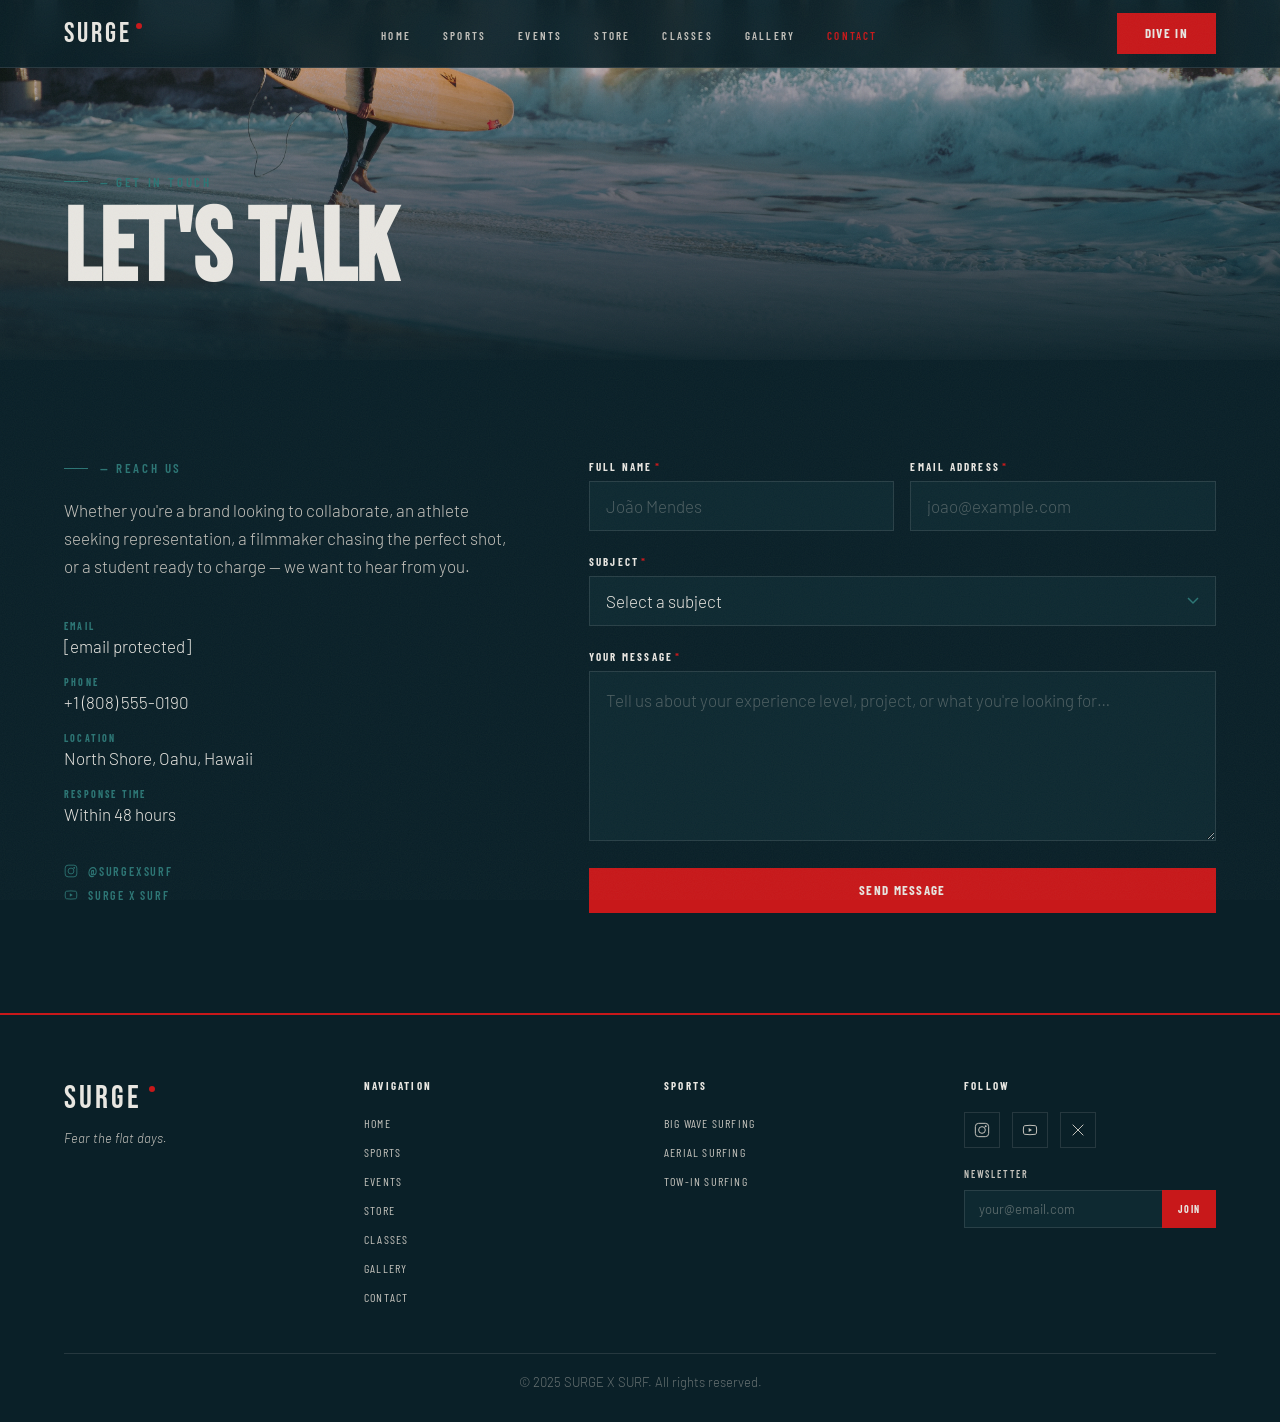
<file: contact.html>
<!DOCTYPE html>
<html lang="en">
<head>
<meta charset="UTF-8">
<meta name="viewport" content="width=device-width, initial-scale=1.0">
<title>Contact — SURGE X SURF</title>
<link rel="stylesheet" href="styles.css">
</head>
<body id="page-contact">
<div class="grain-overlay" aria-hidden="true"></div>
<a href="#main-content" class="skip-link">Skip to content</a>

<nav class="site-nav" id="site-nav" aria-label="Main navigation">
  <a href="index.html" class="nav-wordmark">SURGE<span class="dot"></span></a>
  <ul class="nav-links" role="list">
    <li><a href="index.html">Home</a></li>
    <li><a href="sports.html">Sports</a></li>
    <li><a href="events.html">Events</a></li>
    <li><a href="store.html">Store</a></li>
    <li><a href="classes.html">Classes</a></li>
    <li><a href="gallery.html">Gallery</a></li>
    <li><a href="contact.html" class="active">Contact</a></li>
  </ul>
  <div class="nav-right"><a href="contact.html" class="btn btn-primary">DIVE IN</a></div>
</nav>

<main id="main-content">

  <section class="page-hero page-hero--short" aria-label="Contact hero">
    <div class="page-hero-bg" style="background-image:url('assets/banner2.jpg');background-size:cover;background-position:center;"><div style="position:absolute;inset:0;background:radial-gradient(ellipse at 50% 60%,rgba(200,24,26,0.1) 0%,transparent 55%);"></div></div>
    <div class="page-hero-overlay"></div>
    <div class="page-hero-content">
      <div class="section-label">— Get in Touch</div>
      <h1 class="page-title">LET'S TALK</h1>
    </div>
  </section>

  <section class="contact-section" aria-label="Contact information and form">
    <div class="contact-grid">

      <!-- LEFT: Info -->
      <div class="contact-info">
        <div class="section-label" style="margin-bottom:20px;">— Reach Us</div>
        <p class="contact-info-intro">Whether you're a brand looking to collaborate, an athlete seeking representation, a filmmaker chasing the perfect shot, or a student ready to charge — we want to hear from you.</p>

        <div class="contact-detail-list">
          <div class="contact-detail">
            <span class="contact-detail-lbl">Email</span>
            <span class="contact-detail-val"><a href="/cdn-cgi/l/email-protection#94f7fbfae0f5f7e0d4e7e1e6f3f1ece7e1e6f2baf7fbf9"><span class="__cf_email__" data-cfemail="37545859435654437744424550524f444245511954585a">[email&#160;protected]</span></a></span>
          </div>
          <div class="contact-detail">
            <span class="contact-detail-lbl">Phone</span>
            <span class="contact-detail-val"><a href="tel:+18085550190">+1 (808) 555-0190</a></span>
          </div>
          <div class="contact-detail">
            <span class="contact-detail-lbl">Location</span>
            <span class="contact-detail-val">North Shore, Oahu, Hawaii</span>
          </div>
          <div class="contact-detail">
            <span class="contact-detail-lbl">Response Time</span>
            <span class="contact-detail-val">Within 48 hours</span>
          </div>
        </div>

        <div class="contact-socials" aria-label="Social media links">
          <a href="#" class="contact-social-link" aria-label="Instagram">
            <svg width="14" height="14" viewBox="0 0 24 24" fill="none" stroke="currentColor" stroke-width="1.5"><rect x="2" y="2" width="20" height="20" rx="5"/><circle cx="12" cy="12" r="5"/><circle cx="17.5" cy="6.5" r="1.5" fill="currentColor" stroke="none"/></svg>
            @surgexsurf
          </a>
          <a href="#" class="contact-social-link" aria-label="YouTube">
            <svg width="14" height="14" viewBox="0 0 24 24" fill="none" stroke="currentColor" stroke-width="1.5"><path d="M2.5 17a24.12 24.12 0 0 1 0-10 2 2 0 0 1 1.4-1.4 49.56 49.56 0 0 1 16.2 0A2 2 0 0 1 21.5 7a24.12 24.12 0 0 1 0 10 2 2 0 0 1-1.4 1.4 49.55 49.55 0 0 1-16.2 0A2 2 0 0 1 2.5 17"/><polygon points="10 15 15 12 10 9" fill="currentColor" stroke="none"/></svg>
            SURGE X SURF
          </a>
        </div>
      </div>

      <!-- RIGHT: Form -->
      <div class="contact-form">
        <form id="contact-form" novalidate>

          <div class="form-row">
            <div class="form-field">
              <label class="form-label" for="full-name">Full Name<span class="req" aria-hidden="true">*</span></label>
              <input class="form-input" type="text" id="full-name" name="full-name"
                autocomplete="name" required aria-required="true"
                placeholder="João Mendes">
            </div>
            <div class="form-field">
              <label class="form-label" for="email-address">Email Address<span class="req" aria-hidden="true">*</span></label>
              <input class="form-input" type="email" id="email-address" name="email"
                autocomplete="email" required aria-required="true"
                placeholder="joao@example.com">
            </div>
          </div>

          <div class="form-field">
            <label class="form-label" for="subject">Subject<span class="req" aria-hidden="true">*</span></label>
            <select class="form-select" id="subject" name="subject" required aria-required="true">
              <option value="" disabled selected>Select a subject</option>
              <option value="general">General Inquiry</option>
              <option value="brand">Brand Collaboration</option>
              <option value="content">Content Proposal</option>
              <option value="classes">Classes Booking</option>
              <option value="press">Press</option>
            </select>
          </div>

          <div class="form-field">
            <label class="form-label" for="message">Your Message<span class="req" aria-hidden="true">*</span></label>
            <textarea class="form-textarea" id="message" name="message"
              required aria-required="true" rows="5"
              placeholder="Tell us about your experience level, project, or what you're looking for…"></textarea>
          </div>

          <button type="submit" class="btn btn-primary form-submit">SEND MESSAGE</button>

        </form>

      </div>

    </div>
  </section>

</main>

<footer class="site-footer" aria-label="Site footer">
  <div class="footer-grid">
    <div>
      <a href="index.html" class="footer-wordmark">SURGE<span style="width:6px;height:6px;background:var(--color-surge);border-radius:50%;display:inline-block;margin-bottom:20px;margin-left:3px;"></span></a>
      <p class="footer-tagline">Fear the flat days.</p>
    </div>
    <div>
      <div class="footer-heading">Navigation</div>
      <ul class="footer-links">
        <li><a href="index.html">Home</a></li><li><a href="sports.html">Sports</a></li>
        <li><a href="events.html">Events</a></li><li><a href="store.html">Store</a></li>
        <li><a href="classes.html">Classes</a></li><li><a href="gallery.html">Gallery</a></li>
        <li><a href="contact.html">Contact</a></li>
      </ul>
    </div>
    <div>
      <div class="footer-heading">Sports</div>
      <ul class="footer-links">
        <li><a href="sports.html#big-wave">Big Wave Surfing</a></li>
        <li><a href="sports.html#aerial">Aerial Surfing</a></li>
        <li><a href="sports.html#tow-in">Tow-In Surfing</a></li>
      </ul>
    </div>
    <div>
      <div class="footer-heading">Follow</div>
      <div class="footer-socials">
        <a href="#" class="footer-social-icon" aria-label="Instagram"><svg width="16" height="16" viewBox="0 0 24 24" fill="none" stroke="currentColor" stroke-width="1.5"><rect x="2" y="2" width="20" height="20" rx="5"/><circle cx="12" cy="12" r="5"/><circle cx="17.5" cy="6.5" r="1.5" fill="currentColor" stroke="none"/></svg></a>
        <a href="#" class="footer-social-icon" aria-label="YouTube"><svg width="16" height="16" viewBox="0 0 24 24" fill="none" stroke="currentColor" stroke-width="1.5"><path d="M2.5 17a24.12 24.12 0 0 1 0-10 2 2 0 0 1 1.4-1.4 49.56 49.56 0 0 1 16.2 0A2 2 0 0 1 21.5 7a24.12 24.12 0 0 1 0 10 2 2 0 0 1-1.4 1.4 49.55 49.55 0 0 1-16.2 0A2 2 0 0 1 2.5 17"/><polygon points="10 15 15 12 10 9" fill="currentColor" stroke="none"/></svg></a>
        <a href="#" class="footer-social-icon" aria-label="X"><svg width="16" height="16" viewBox="0 0 24 24" fill="none" stroke="currentColor" stroke-width="1.5"><path d="M4 4l16 16M4 20 20 4"/></svg></a>
      </div>
      <label for="footer-email6" style="font-family:var(--font-heading);font-size:10px;font-weight:600;letter-spacing:0.18em;text-transform:uppercase;color:var(--color-off-white);display:block;margin-bottom:10px;">Newsletter</label>
      <div class="footer-newsletter">
        <input type="email" id="footer-email6" placeholder="your@email.com" aria-label="Email for newsletter">
        <button type="button">Join</button>
      </div>
    </div>
  </div>
  <div class="footer-bottom"><p>© 2025 SURGE X SURF. All rights reserved.</p></div>
</footer>

</body>
</html>
</file>
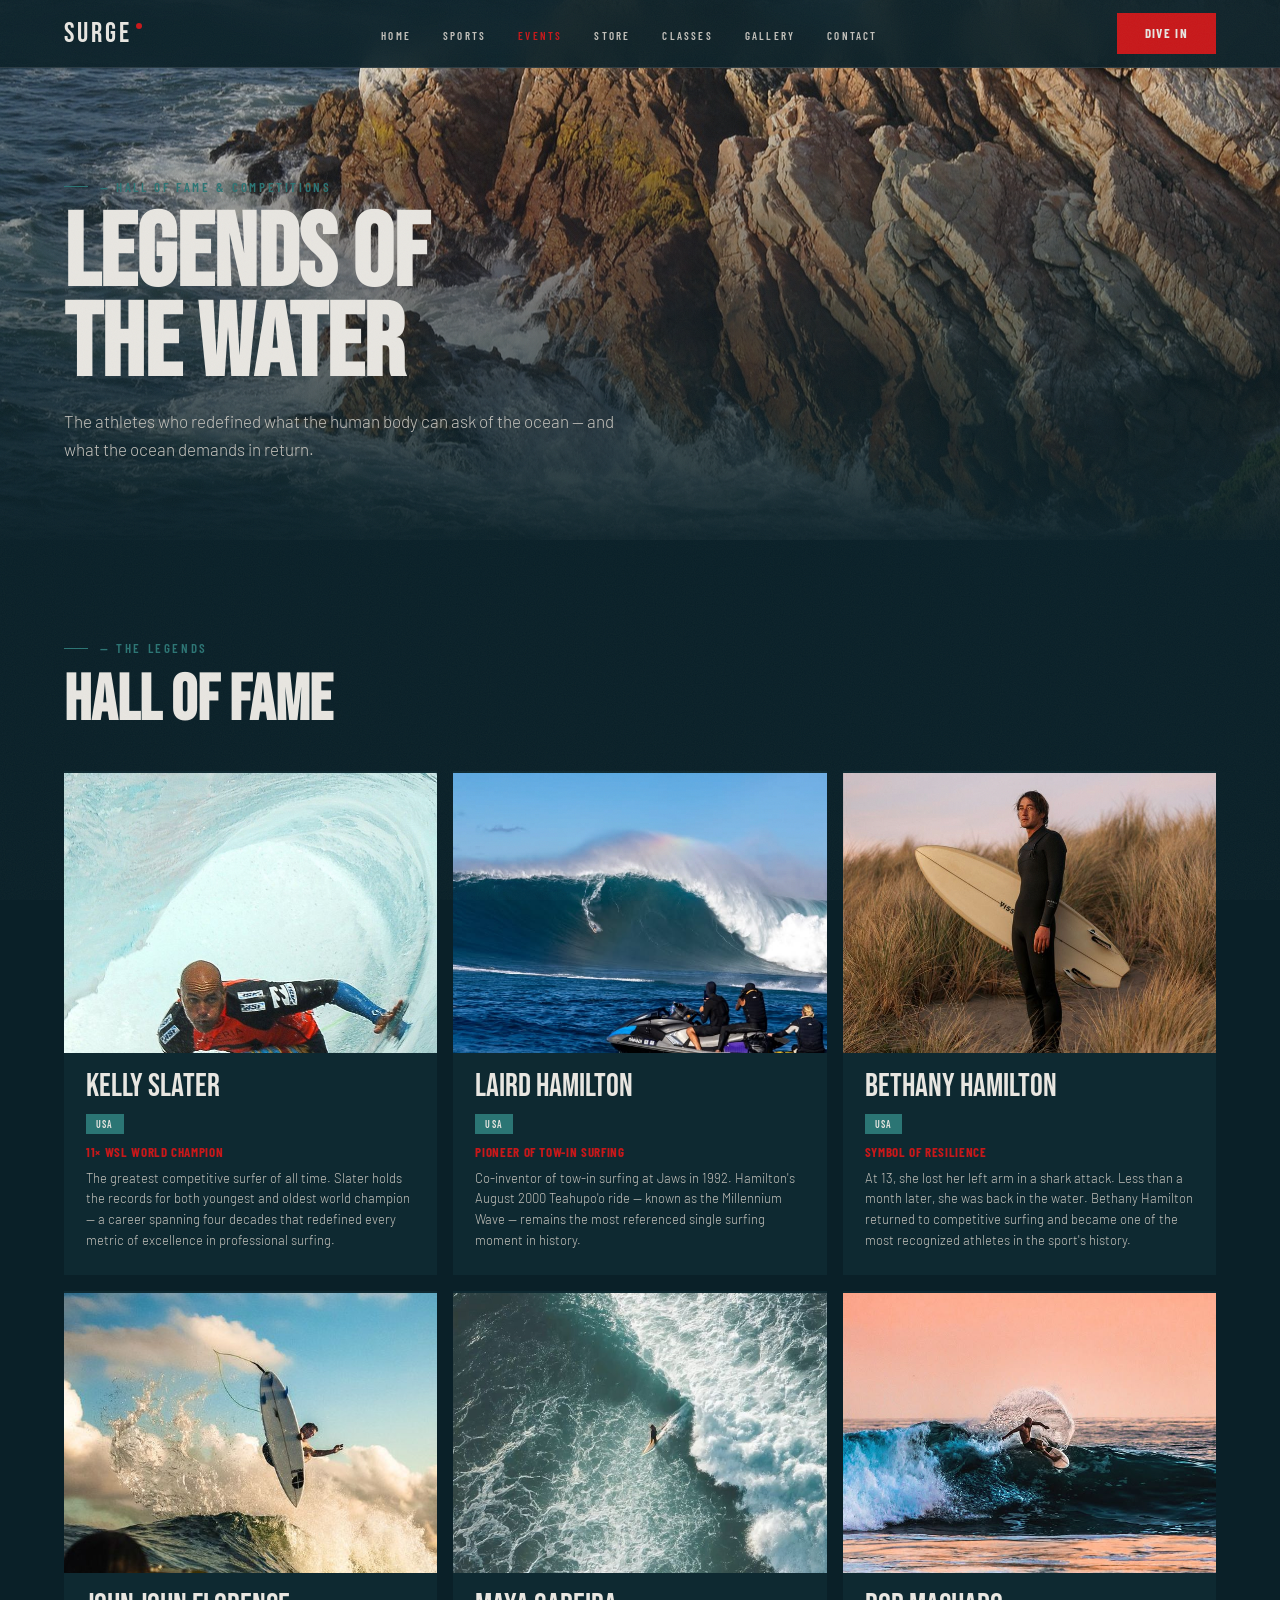
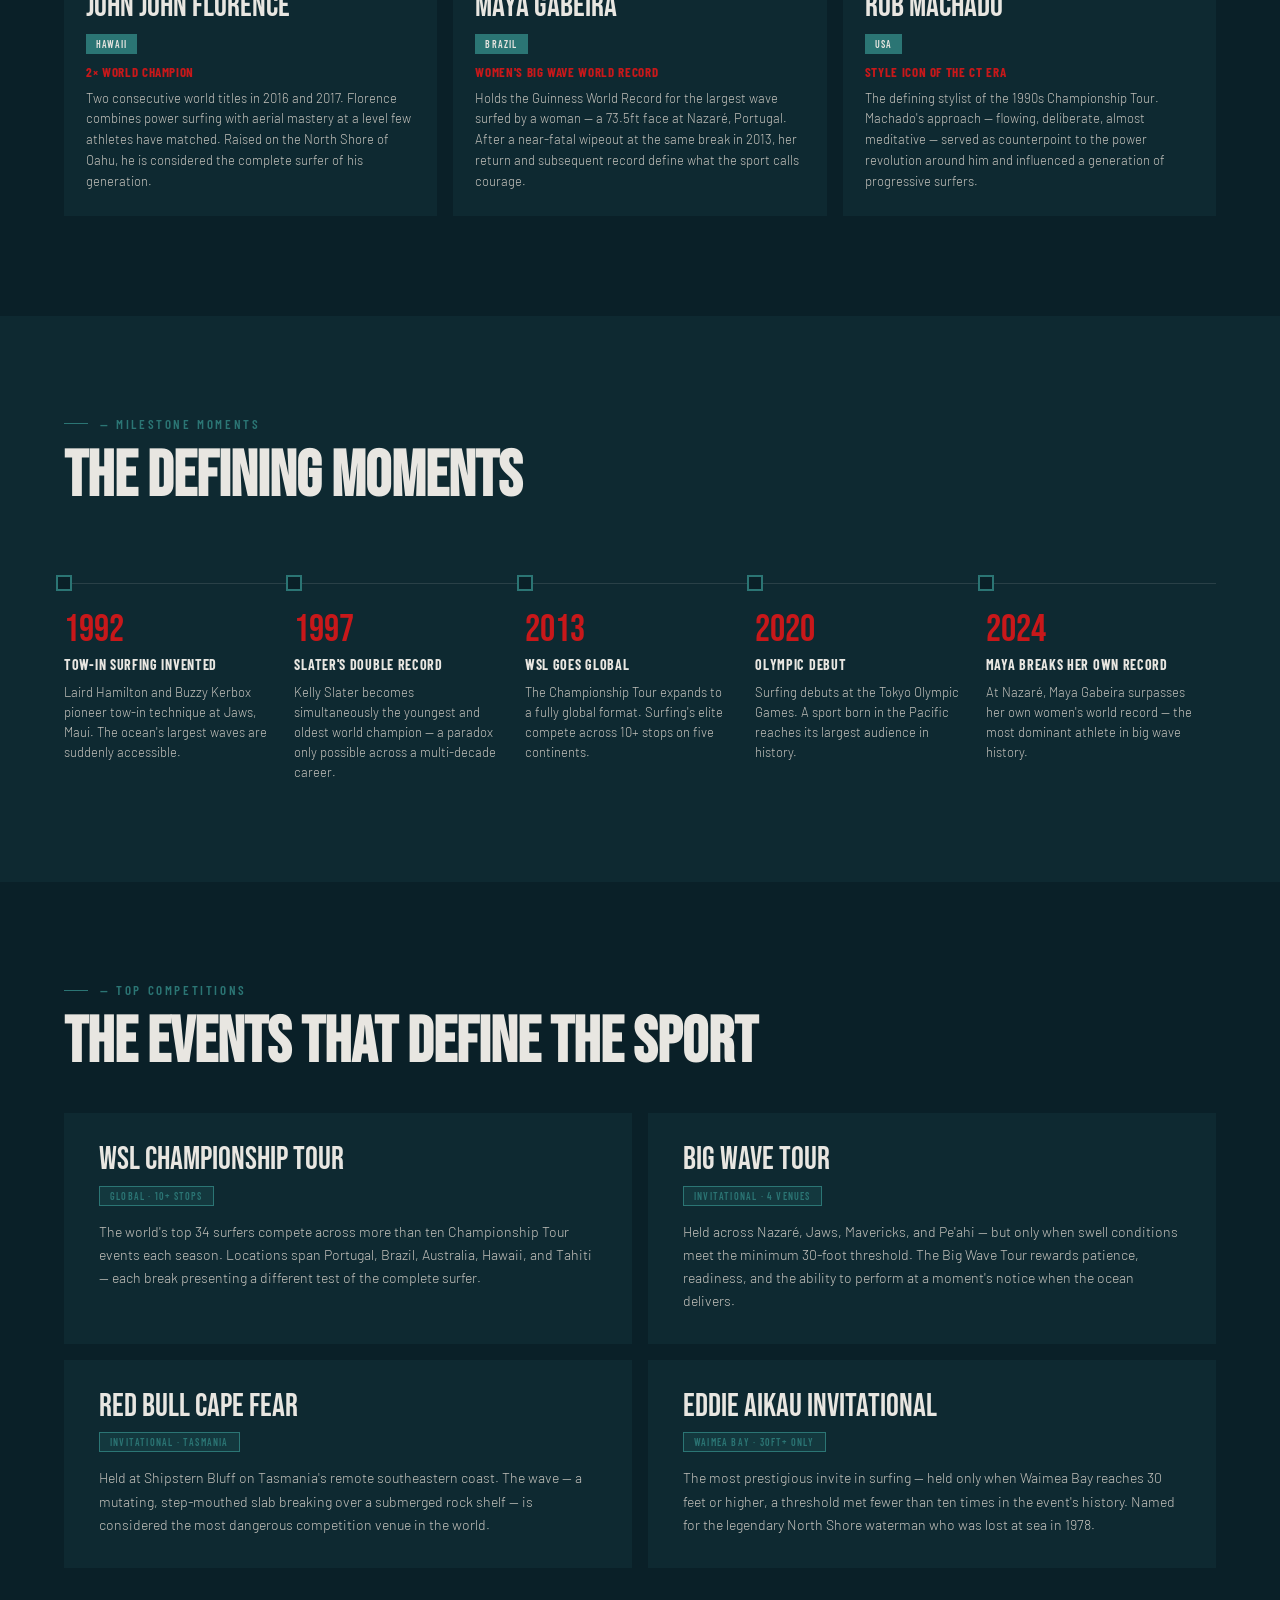
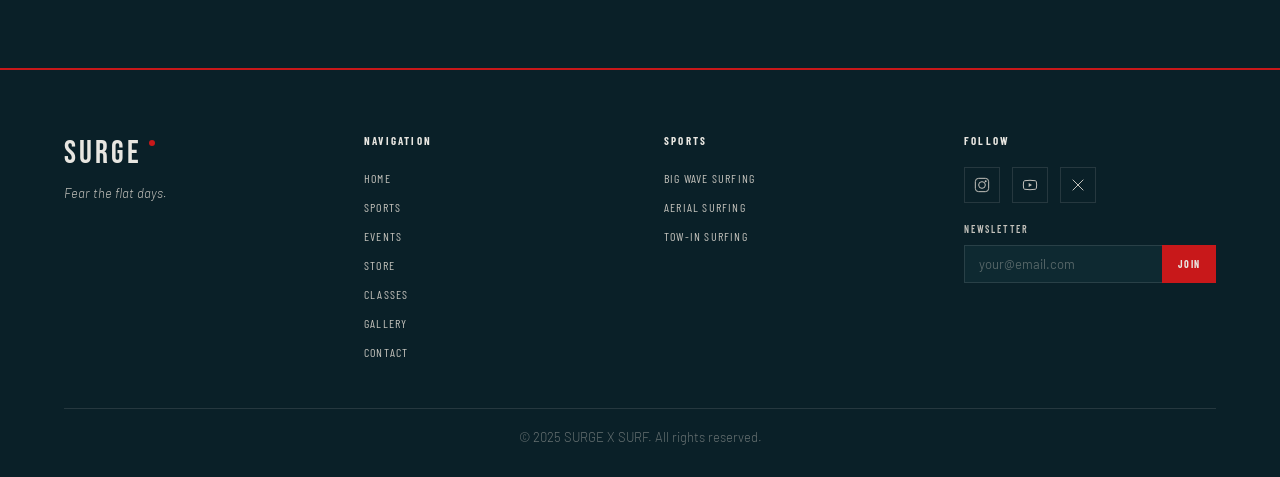
<file: events.html>
<!DOCTYPE html>
<html lang="en">
<head>
<meta charset="UTF-8">
<meta name="viewport" content="width=device-width, initial-scale=1.0">
<title>Events — SURGE X SURF</title>
<link rel="stylesheet" href="styles.css">
</head>
<body id="page-events">
<div class="grain-overlay" aria-hidden="true"></div>
<a href="#main-content" class="skip-link">Skip to content</a>

<nav class="site-nav" id="site-nav" aria-label="Main navigation">
  <a href="index.html" class="nav-wordmark">SURGE<span class="dot"></span></a>
  <ul class="nav-links" role="list">
    <li><a href="index.html">Home</a></li>
    <li><a href="sports.html">Sports</a></li>
    <li><a href="events.html" class="active">Events</a></li>
    <li><a href="store.html">Store</a></li>
    <li><a href="classes.html">Classes</a></li>
    <li><a href="gallery.html">Gallery</a></li>
    <li><a href="contact.html">Contact</a></li>
  </ul>
  <div class="nav-right"><a href="contact.html" class="btn btn-primary">DIVE IN</a></div>
</nav>

<main id="main-content">

  <section class="page-hero page-hero--tall" aria-label="Events hero">
    <div class="page-hero-bg" style="background-image:url('assets/banner3.jpg');background-size:cover;background-position:center;"><div style="position:absolute;inset:0;background:radial-gradient(ellipse at 40% 50%,rgba(200,24,26,0.12) 0%,transparent 55%);"></div></div>
    <div class="page-hero-overlay"></div>
    <div class="page-hero-content">
      <div class="section-label">— Hall of Fame &amp; Competitions</div>
      <h1 class="page-title">LEGENDS OF<br>THE WATER</h1>
      <p class="page-sub">The athletes who redefined what the human body can ask of the ocean — and what the ocean demands in return.</p>
    </div>
  </section>

  <!-- HALL OF FAME -->
  <section class="hof-section" aria-label="Hall of Fame">
    <div style="max-width:var(--container-max);margin:0 auto;">
      <div class="section-label">— The Legends</div>
      <h2 style="font-family:var(--font-display);font-size:var(--text-h1);line-height:0.92;color:var(--color-foam);margin-bottom:40px;">HALL OF FAME</h2>
    </div>
    <div class="hof-grid">

      <article class="athlete-card">
        <div class="athlete-card-portrait">
          <div class="photo-placeholder" style="height:100%;background-image:url('assets/4bceb144e2095e053677da165e6e8d26.jpg');background-size:cover;background-position:center top;"></div>
        </div>
        <div class="athlete-card-body">
          <div class="athlete-card-name">KELLY SLATER</div>
          <span class="athlete-nat-chip">USA</span>
          <div class="athlete-achievement">11× WSL World Champion</div>
          <p class="athlete-bio">The greatest competitive surfer of all time. Slater holds the records for both youngest and oldest world champion — a career spanning four decades that redefined every metric of excellence in professional surfing.</p>
        </div>
      </article>

      <article class="athlete-card">
        <div class="athlete-card-portrait">
          <div class="photo-placeholder" style="height:100%;background-image:url('assets/5ca4f1ec778e65ef24069955474f40a7.jpg');background-size:cover;background-position:center;"></div>
        </div>
        <div class="athlete-card-body">
          <div class="athlete-card-name">LAIRD HAMILTON</div>
          <span class="athlete-nat-chip">USA</span>
          <div class="athlete-achievement">Pioneer of Tow-In Surfing</div>
          <p class="athlete-bio">Co-inventor of tow-in surfing at Jaws in 1992. Hamilton's August 2000 Teahupo'o ride — known as the Millennium Wave — remains the most referenced single surfing moment in history.</p>
        </div>
      </article>

      <article class="athlete-card">
        <div class="athlete-card-portrait">
          <div class="photo-placeholder" style="height:100%;background-image:url('assets/19636b46ed3d8a55bac8621dc65a2d49.jpg');background-size:cover;background-position:center;"></div>
        </div>
        <div class="athlete-card-body">
          <div class="athlete-card-name">BETHANY HAMILTON</div>
          <span class="athlete-nat-chip">USA</span>
          <div class="athlete-achievement">Symbol of Resilience</div>
          <p class="athlete-bio">At 13, she lost her left arm in a shark attack. Less than a month later, she was back in the water. Bethany Hamilton returned to competitive surfing and became one of the most recognized athletes in the sport's history.</p>
        </div>
      </article>

      <article class="athlete-card">
        <div class="athlete-card-portrait">
          <div class="photo-placeholder" style="height:100%;background-image:url('assets/4e8e04324d6177f88bebbc7a80ac15ae.jpg');background-size:cover;background-position:center;"></div>
        </div>
        <div class="athlete-card-body">
          <div class="athlete-card-name">JOHN JOHN FLORENCE</div>
          <span class="athlete-nat-chip">Hawaii</span>
          <div class="athlete-achievement">2× World Champion</div>
          <p class="athlete-bio">Two consecutive world titles in 2016 and 2017. Florence combines power surfing with aerial mastery at a level few athletes have matched. Raised on the North Shore of Oahu, he is considered the complete surfer of his generation.</p>
        </div>
      </article>

      <article class="athlete-card">
        <div class="athlete-card-portrait">
          <div class="photo-placeholder" style="height:100%;background-image:url('assets/3266ec99240dcf81ca5a1056e453eb14.jpg');background-size:cover;background-position:center;"></div>
        </div>
        <div class="athlete-card-body">
          <div class="athlete-card-name">MAYA GABEIRA</div>
          <span class="athlete-nat-chip">Brazil</span>
          <div class="athlete-achievement">Women's Big Wave World Record</div>
          <p class="athlete-bio">Holds the Guinness World Record for the largest wave surfed by a woman — a 73.5ft face at Nazaré, Portugal. After a near-fatal wipeout at the same break in 2013, her return and subsequent record define what the sport calls courage.</p>
        </div>
      </article>

      <article class="athlete-card">
        <div class="athlete-card-portrait">
          <div class="photo-placeholder" style="height:100%;background-image:url('assets/dc078f8b5ea0958a7907774ebc8c8013.jpg');background-size:cover;background-position:center;"></div>
        </div>
        <div class="athlete-card-body">
          <div class="athlete-card-name">ROB MACHADO</div>
          <span class="athlete-nat-chip">USA</span>
          <div class="athlete-achievement">Style Icon of the CT Era</div>
          <p class="athlete-bio">The defining stylist of the 1990s Championship Tour. Machado's approach — flowing, deliberate, almost meditative — served as counterpoint to the power revolution around him and influenced a generation of progressive surfers.</p>
        </div>
      </article>

    </div>
  </section>

  <!-- TIMELINE -->
  <section class="timeline-section" aria-label="Milestone Moments">
    <div class="timeline-inner">
      <div class="section-label">— Milestone Moments</div>
      <h2 style="font-family:var(--font-display);font-size:var(--text-h1);line-height:0.92;color:var(--color-foam);">THE DEFINING MOMENTS</h2>
      <div class="timeline">
        <div class="timeline-track">
          <div class="timeline-item">
            <div class="timeline-dot"></div>
            <div class="timeline-year">1992</div>
            <div class="timeline-event">Tow-In Surfing Invented</div>
            <p class="timeline-detail">Laird Hamilton and Buzzy Kerbox pioneer tow-in technique at Jaws, Maui. The ocean's largest waves are suddenly accessible.</p>
          </div>
          <div class="timeline-item">
            <div class="timeline-dot"></div>
            <div class="timeline-year">1997</div>
            <div class="timeline-event">Slater's Double Record</div>
            <p class="timeline-detail">Kelly Slater becomes simultaneously the youngest and oldest world champion — a paradox only possible across a multi-decade career.</p>
          </div>
          <div class="timeline-item">
            <div class="timeline-dot"></div>
            <div class="timeline-year">2013</div>
            <div class="timeline-event">WSL Goes Global</div>
            <p class="timeline-detail">The Championship Tour expands to a fully global format. Surfing's elite compete across 10+ stops on five continents.</p>
          </div>
          <div class="timeline-item">
            <div class="timeline-dot"></div>
            <div class="timeline-year">2020</div>
            <div class="timeline-event">Olympic Debut</div>
            <p class="timeline-detail">Surfing debuts at the Tokyo Olympic Games. A sport born in the Pacific reaches its largest audience in history.</p>
          </div>
          <div class="timeline-item">
            <div class="timeline-dot"></div>
            <div class="timeline-year">2024</div>
            <div class="timeline-event">Maya Breaks Her Own Record</div>
            <p class="timeline-detail">At Nazaré, Maya Gabeira surpasses her own women's world record — the most dominant athlete in big wave history.</p>
          </div>
        </div>
      </div>
    </div>
  </section>

  <!-- COMPETITIONS -->
  <section class="comps-section" aria-label="Top Competitions">
    <div style="max-width:var(--container-max);margin:0 auto;">
      <div class="section-label">— Top Competitions</div>
      <h2 style="font-family:var(--font-display);font-size:var(--text-h1);line-height:0.92;color:var(--color-foam);">THE EVENTS THAT DEFINE THE SPORT</h2>
    </div>
    <div class="comps-grid">
      <article class="comp-card">
        <div class="comp-name">WSL CHAMPIONSHIP TOUR</div>
        <span class="comp-tag">Global · 10+ Stops</span>
        <p class="comp-desc">The world's top 34 surfers compete across more than ten Championship Tour events each season. Locations span Portugal, Brazil, Australia, Hawaii, and Tahiti — each break presenting a different test of the complete surfer.</p>
      </article>
      <article class="comp-card">
        <div class="comp-name">BIG WAVE TOUR</div>
        <span class="comp-tag">Invitational · 4 Venues</span>
        <p class="comp-desc">Held across Nazaré, Jaws, Mavericks, and Pe'ahi — but only when swell conditions meet the minimum 30-foot threshold. The Big Wave Tour rewards patience, readiness, and the ability to perform at a moment's notice when the ocean delivers.</p>
      </article>
      <article class="comp-card">
        <div class="comp-name">RED BULL CAPE FEAR</div>
        <span class="comp-tag">Invitational · Tasmania</span>
        <p class="comp-desc">Held at Shipstern Bluff on Tasmania's remote southeastern coast. The wave — a mutating, step-mouthed slab breaking over a submerged rock shelf — is considered the most dangerous competition venue in the world.</p>
      </article>
      <article class="comp-card">
        <div class="comp-name">EDDIE AIKAU INVITATIONAL</div>
        <span class="comp-tag">Waimea Bay · 30ft+ Only</span>
        <p class="comp-desc">The most prestigious invite in surfing — held only when Waimea Bay reaches 30 feet or higher, a threshold met fewer than ten times in the event's history. Named for the legendary North Shore waterman who was lost at sea in 1978.</p>
      </article>
    </div>
  </section>

</main>

<footer class="site-footer" aria-label="Site footer">
  <div class="footer-grid">
    <div>
      <a href="index.html" class="footer-wordmark">SURGE<span style="width:6px;height:6px;background:var(--color-surge);border-radius:50%;display:inline-block;margin-bottom:20px;margin-left:3px;"></span></a>
      <p class="footer-tagline">Fear the flat days.</p>
    </div>
    <div>
      <div class="footer-heading">Navigation</div>
      <ul class="footer-links">
        <li><a href="index.html">Home</a></li><li><a href="sports.html">Sports</a></li>
        <li><a href="events.html">Events</a></li><li><a href="store.html">Store</a></li>
        <li><a href="classes.html">Classes</a></li><li><a href="gallery.html">Gallery</a></li>
        <li><a href="contact.html">Contact</a></li>
      </ul>
    </div>
    <div>
      <div class="footer-heading">Sports</div>
      <ul class="footer-links">
        <li><a href="sports.html#big-wave">Big Wave Surfing</a></li>
        <li><a href="sports.html#aerial">Aerial Surfing</a></li>
        <li><a href="sports.html#tow-in">Tow-In Surfing</a></li>
      </ul>
    </div>
    <div>
      <div class="footer-heading">Follow</div>
      <div class="footer-socials">
        <a href="#" class="footer-social-icon" aria-label="Instagram"><svg width="16" height="16" viewBox="0 0 24 24" fill="none" stroke="currentColor" stroke-width="1.5"><rect x="2" y="2" width="20" height="20" rx="5"/><circle cx="12" cy="12" r="5"/><circle cx="17.5" cy="6.5" r="1.5" fill="currentColor" stroke="none"/></svg></a>
        <a href="#" class="footer-social-icon" aria-label="YouTube"><svg width="16" height="16" viewBox="0 0 24 24" fill="none" stroke="currentColor" stroke-width="1.5"><path d="M2.5 17a24.12 24.12 0 0 1 0-10 2 2 0 0 1 1.4-1.4 49.56 49.56 0 0 1 16.2 0A2 2 0 0 1 21.5 7a24.12 24.12 0 0 1 0 10 2 2 0 0 1-1.4 1.4 49.55 49.55 0 0 1-16.2 0A2 2 0 0 1 2.5 17"/><polygon points="10 15 15 12 10 9" fill="currentColor" stroke="none"/></svg></a>
        <a href="#" class="footer-social-icon" aria-label="X"><svg width="16" height="16" viewBox="0 0 24 24" fill="none" stroke="currentColor" stroke-width="1.5"><path d="M4 4l16 16M4 20 20 4"/></svg></a>
      </div>
      <label for="footer-email2" style="font-family:var(--font-heading);font-size:10px;font-weight:600;letter-spacing:0.18em;text-transform:uppercase;color:var(--color-off-white);display:block;margin-bottom:10px;">Newsletter</label>
      <div class="footer-newsletter">
        <input type="email" id="footer-email2" placeholder="your@email.com" aria-label="Email for newsletter">
        <button type="button">Join</button>
      </div>
    </div>
  </div>
  <div class="footer-bottom"><p>© 2025 SURGE X SURF. All rights reserved.</p></div>
</footer>

</body>
</html>
</file>
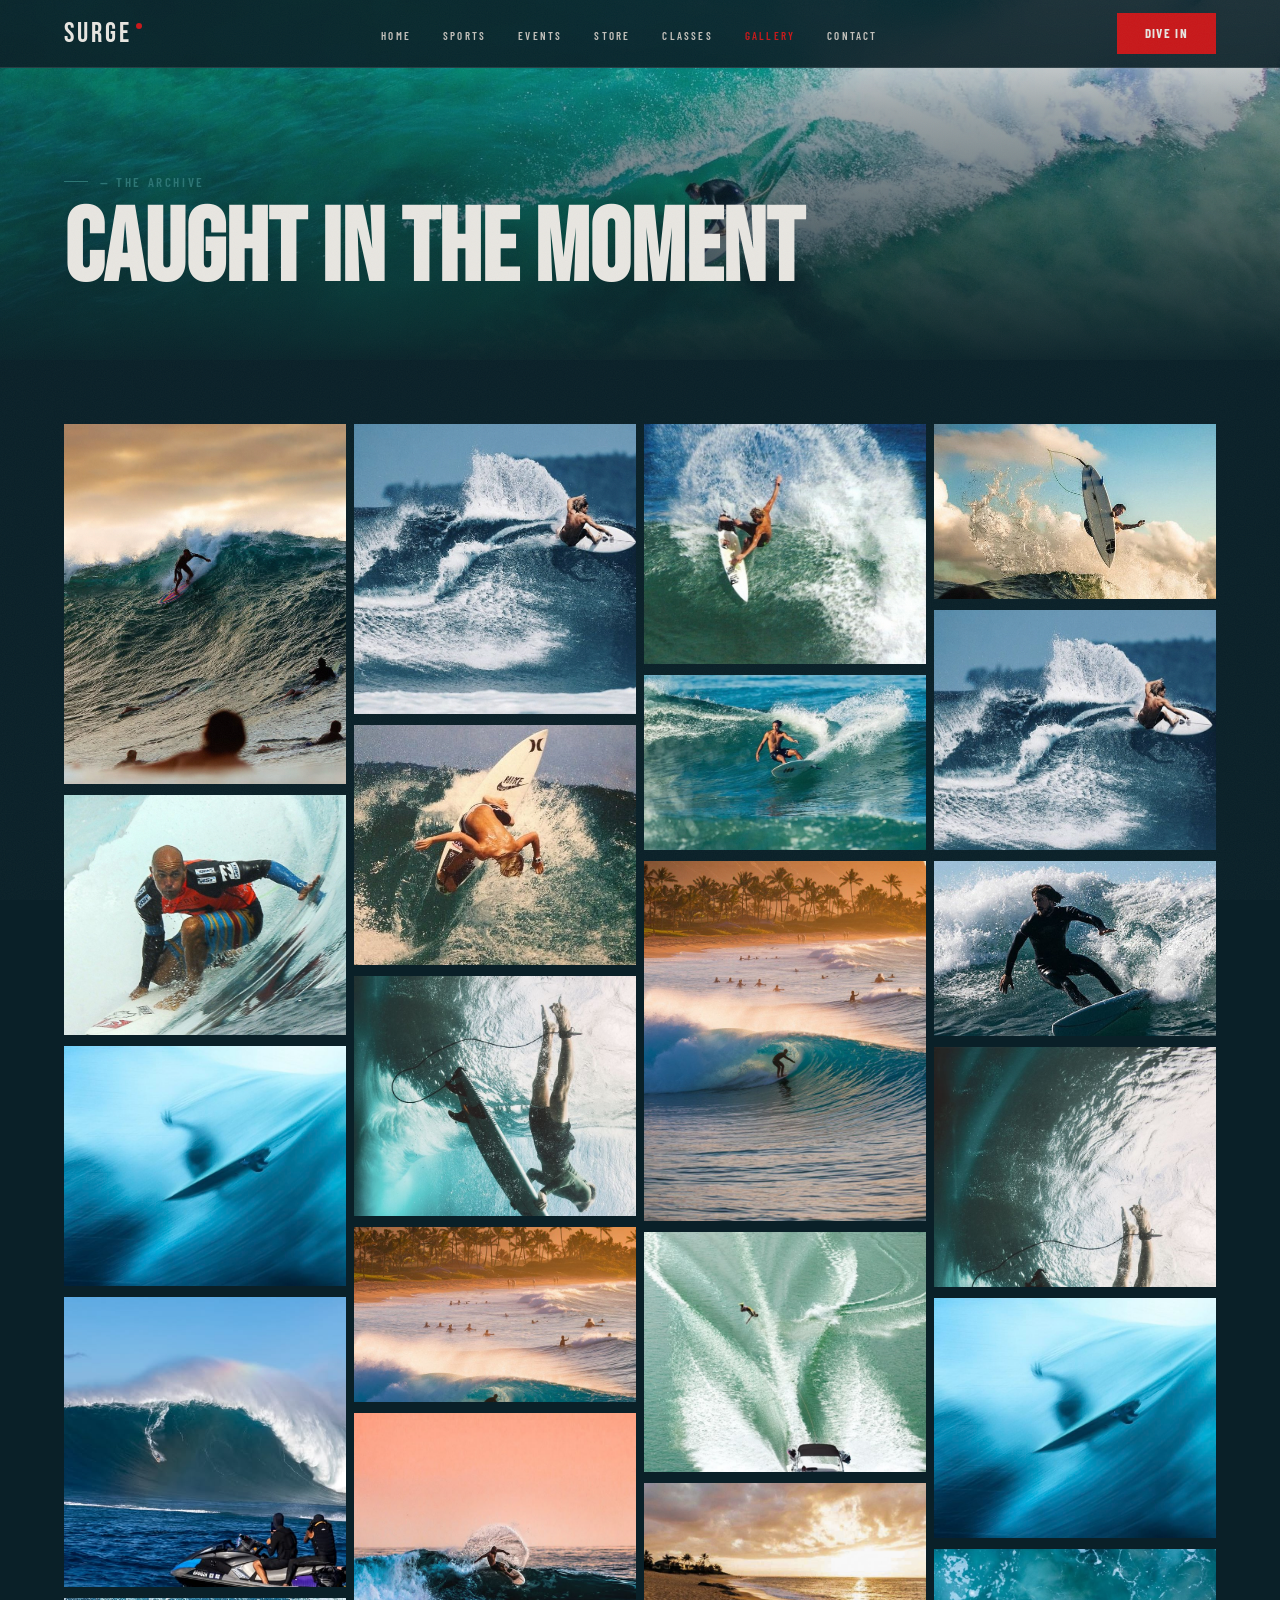
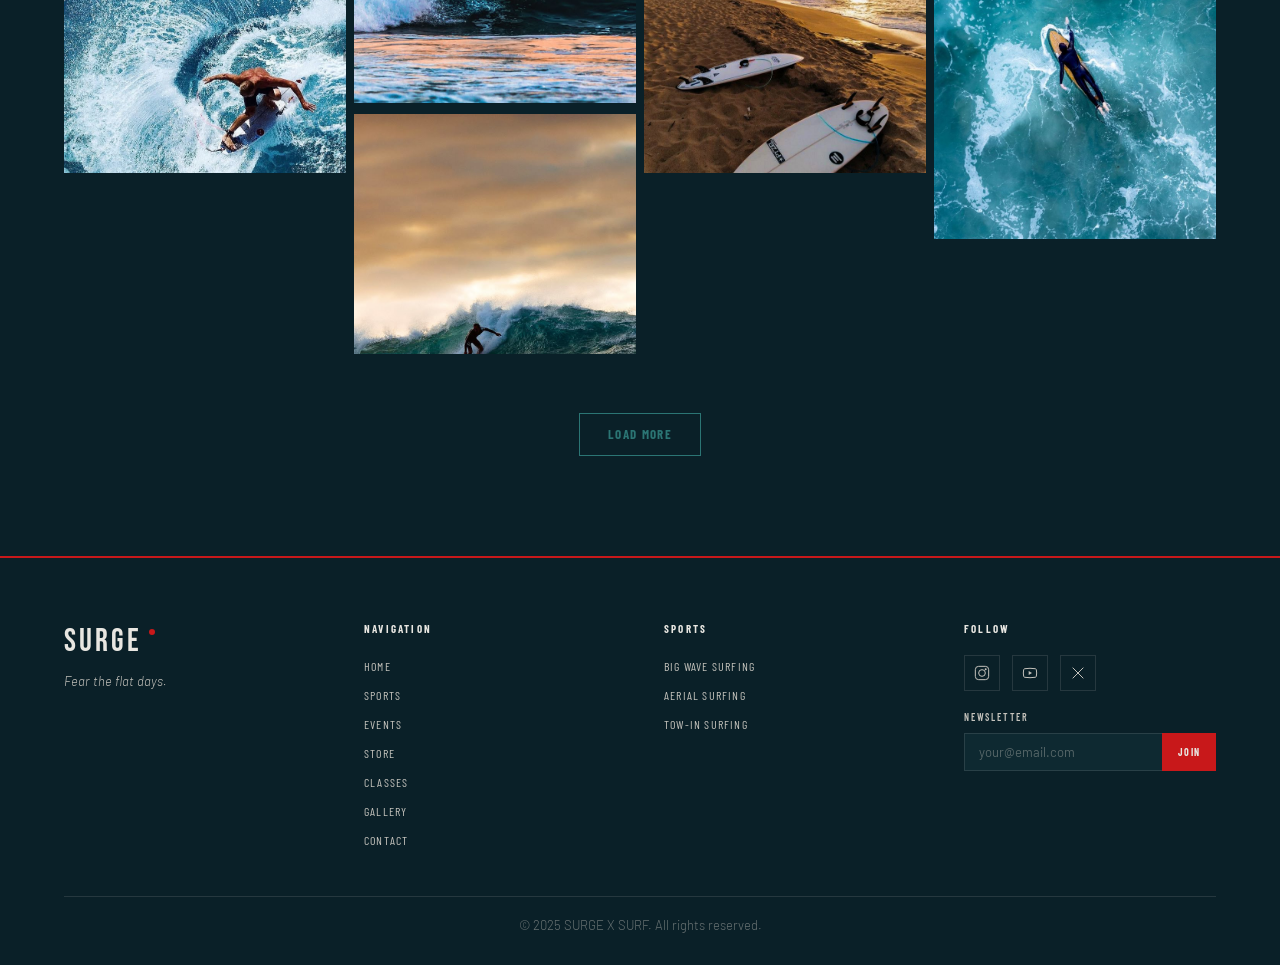
<file: gallery.html>
<!DOCTYPE html>
<html lang="en">
<head>
<meta charset="UTF-8">
<meta name="viewport" content="width=device-width, initial-scale=1.0">
<title>Gallery — SURGE X SURF</title>
<link rel="stylesheet" href="styles.css">
</head>
<body id="page-gallery">
<div class="grain-overlay" aria-hidden="true"></div>
<a href="#main-content" class="skip-link">Skip to content</a>

<nav class="site-nav" id="site-nav" aria-label="Main navigation">
  <a href="index.html" class="nav-wordmark">SURGE<span class="dot"></span></a>
  <ul class="nav-links" role="list">
    <li><a href="index.html">Home</a></li>
    <li><a href="sports.html">Sports</a></li>
    <li><a href="events.html">Events</a></li>
    <li><a href="store.html">Store</a></li>
    <li><a href="classes.html">Classes</a></li>
    <li><a href="gallery.html" class="active">Gallery</a></li>
    <li><a href="contact.html">Contact</a></li>
  </ul>
  <div class="nav-right"><a href="contact.html" class="btn btn-primary">DIVE IN</a></div>
</nav>

<main id="main-content">

  <section class="page-hero page-hero--short" aria-label="Gallery hero">
    <div class="page-hero-bg" style="background-image:url('assets/banner.webp');background-size:cover;background-position:center;"></div>
    <div class="page-hero-overlay"></div>
    <div class="page-hero-content">
      <div class="section-label">— The Archive</div>
      <h1 class="page-title">CAUGHT IN THE MOMENT</h1>
    </div>
  </section>

  <section class="gallery-section" aria-label="Photo gallery">

    <div class="gallery-masonry">

      <!-- Row 1 block -->
      <div class="gi">
        <div class="gi-bg photo-placeholder" style="background-image:url('assets/fb78d78305860e1f8f1de676a53030bf.jpg');background-size:cover;background-position:center;"></div>
        <div class="gi-border"></div>
        <div class="gi-caption"><span>Nazaré, Portugal — November 2024 | 65ft swell</span></div>
      </div>
      <div class="gi">
        <div class="gi-bg photo-placeholder" style="background-image:url('assets/4bceb144e2095e053677da165e6e8d26.jpg');background-size:cover;background-position:center;"></div>
        <div class="gi-border"></div>
        <div class="gi-caption"><span>Pipeline, North Shore — January 2025</span></div>
      </div>
      <div class="gi">
        <div class="gi-bg photo-placeholder" style="background-image:url('assets/123e5f6e508c58c2bf3453a1d3ee3815.jpg');background-size:cover;background-position:center;"></div>
        <div class="gi-border"></div>
        <div class="gi-caption"><span>Teahupo'o, Tahiti — February 2025</span></div>
      </div>
      <div class="gi">
        <div class="gi-bg photo-placeholder" style="background-image:url('assets/5ca4f1ec778e65ef24069955474f40a7.jpg');background-size:cover;background-position:center;"></div>
        <div class="gi-border"></div>
        <div class="gi-caption"><span>Jaws, Pe'ahi — December 2024</span></div>
      </div>

      <!-- Panoramic wide -->
      <div class="gi">
        <div class="gi-bg photo-placeholder" style="background-image:url('assets/de69f809cae6e80735c3cd39009c45d6.jpg');background-size:cover;background-position:center;"></div>
        <div class="gi-border"></div>
        <div class="gi-caption"><span>Mavericks, Half Moon Bay — March 2025</span></div>
      </div>

      <div class="gi">
        <div class="gi-bg photo-placeholder" style="background-image:url('assets/214d08a4d3bf69fd03d3dd74b3f5908c.jpg');background-size:cover;background-position:center;"></div>
        <div class="gi-border"></div>
        <div class="gi-caption"><span>Cloudbreak, Fiji — April 2025</span></div>
      </div>
      <div class="gi">
        <div class="gi-bg photo-placeholder" style="background-image:url('assets/23d3d39b65756af0db37c3bd681a4fef.jpg');background-size:cover;background-position:center;"></div>
        <div class="gi-border"></div>
        <div class="gi-caption"><span>Aerial 360 — Hossegor, France</span></div>
      </div>
      <div class="gi">
        <div class="gi-bg photo-placeholder" style="background-image:url('assets/6751fa6d612d14bfe57a161518c65859.jpg');background-size:cover;background-position:center;"></div>
        <div class="gi-border"></div>
        <div class="gi-caption"><span>Shipstern Bluff, Tasmania — June 2025</span></div>
      </div>

      <!-- Wide panoramic -->
      <div class="gi">
        <div class="gi-bg photo-placeholder" style="background-image:url('assets/a1567ca30cd28204262d8f72526fe66d.jpg');background-size:cover;background-position:center;"></div>
        <div class="gi-border"></div>
        <div class="gi-caption"><span>Pe'ahi Challenge — Pe'ahi, Maui | 40ft faces</span></div>
      </div>

      <div class="gi">
        <div class="gi-bg photo-placeholder" style="background-image:url('assets/dc078f8b5ea0958a7907774ebc8c8013.jpg');background-size:cover;background-position:center;"></div>
        <div class="gi-border"></div>
        <div class="gi-caption"><span>Skeleton Bay, Namibia — July 2025</span></div>
      </div>
      <div class="gi">
        <div class="gi-bg photo-placeholder" style="background-image:url('assets/fb78d78305860e1f8f1de676a53030bf.jpg');background-size:cover;background-position:top;"></div>
        <div class="gi-border"></div>
        <div class="gi-caption"><span>Mullaghmore, Ireland — October 2024</span></div>
      </div>
      <div class="gi">
        <div class="gi-bg photo-placeholder" style="background-image:url('assets/64c6e7f496227923e17d2b85c9953ecc.jpg');background-size:cover;background-position:center;"></div>
        <div class="gi-border"></div>
        <div class="gi-caption"><span>Ghost Tree, Pebble Beach — February 2025</span></div>
      </div>

      <!-- Wide panoramic -->
      <div class="gi">
        <div class="gi-bg photo-placeholder" style="background-image:url('assets/e83541ec8e4b9503610df9e7dbbe4ac7.jpg');background-size:cover;background-position:center;"></div>
        <div class="gi-border"></div>
        <div class="gi-caption"><span>Dungeons, Cape Town — August 2025</span></div>
      </div>

      <div class="gi">
        <div class="gi-bg photo-placeholder" style="background-image:url('assets/a1567ca30cd28204262d8f72526fe66d.jpg');background-size:cover;background-position:bottom;"></div>
        <div class="gi-border"></div>
        <div class="gi-caption"><span>Waimea Bay, Eddie Invitational — January 2025</span></div>
      </div>
      <div class="gi">
        <div class="gi-bg photo-placeholder" style="background-image:url('assets/e295d71f9cad6089a330e8c282b76eba.jpg');background-size:cover;background-position:center;"></div>
        <div class="gi-border"></div>
        <div class="gi-caption"><span>Tow-In session — Jaws, Maui | Dawn patrol</span></div>
      </div>
      <div class="gi">
        <div class="gi-bg photo-placeholder" style="background-image:url('assets/036c7cbf5df6dd46f2a0cd4b11c5f0f8.jpg');background-size:cover;background-position:center;"></div>
        <div class="gi-border"></div>
        <div class="gi-caption"><span>Sunset Beach, North Shore — November 2024</span></div>
      </div>

      <!-- Wide -->
      <div class="gi">
        <div class="gi-bg photo-placeholder" style="background-image:url('assets/4e8e04324d6177f88bebbc7a80ac15ae.jpg');background-size:cover;background-position:center;"></div>
        <div class="gi-border"></div>
        <div class="gi-caption"><span>Supertubes, Jeffreys Bay — September 2024</span></div>
      </div>

      <div class="gi">
        <div class="gi-bg photo-placeholder" style="background-image:url('assets/214d08a4d3bf69fd03d3dd74b3f5908c.jpg');background-size:cover;background-position:top;"></div>
        <div class="gi-border"></div>
        <div class="gi-caption"><span>G-Land, Java — March 2025</span></div>
      </div>

      <!-- Panoramic -->
      <div class="gi">
        <div class="gi-bg photo-placeholder" style="background-image:url('assets/6fec608d19ff9ff586363a096d879b1c.jpg');background-size:cover;background-position:center;"></div>
        <div class="gi-border"></div>
        <div class="gi-caption"><span>Rocky Point Barrel — North Shore | October 2024</span></div>
      </div>

      <div class="gi">
        <div class="gi-bg photo-placeholder" style="background-image:url('assets/6751fa6d612d14bfe57a161518c65859.jpg');background-size:cover;background-position:top;"></div>
        <div class="gi-border"></div>
        <div class="gi-caption"><span>Red Bull Cape Fear — Shipstern Bluff 2025</span></div>
      </div>
      <div class="gi">
        <div class="gi-bg photo-placeholder" style="background-image:url('assets/123e5f6e508c58c2bf3453a1d3ee3815.jpg');background-size:cover;background-position:center;"></div>
        <div class="gi-border"></div>
        <div class="gi-caption"><span>Backdoor Pipe — North Shore | December 2024</span></div>
      </div>
      <div class="gi">
        <div class="gi-bg photo-placeholder" style="background-image:url('assets/5a0e37498ad91eb26d93a8bca3181f4b.jpg');background-size:cover;background-position:center;"></div>
        <div class="gi-border"></div>
        <div class="gi-caption"><span>Puerto Escondido, Mexico — May 2025</span></div>
      </div>

    </div>

    <div class="load-more-row">
      <button class="btn btn-secondary">LOAD MORE</button>
    </div>

  </section>

</main>

<footer class="site-footer" aria-label="Site footer">
  <div class="footer-grid">
    <div>
      <a href="index.html" class="footer-wordmark">SURGE<span style="width:6px;height:6px;background:var(--color-surge);border-radius:50%;display:inline-block;margin-bottom:20px;margin-left:3px;"></span></a>
      <p class="footer-tagline">Fear the flat days.</p>
    </div>
    <div>
      <div class="footer-heading">Navigation</div>
      <ul class="footer-links">
        <li><a href="index.html">Home</a></li><li><a href="sports.html">Sports</a></li>
        <li><a href="events.html">Events</a></li><li><a href="store.html">Store</a></li>
        <li><a href="classes.html">Classes</a></li><li><a href="gallery.html">Gallery</a></li>
        <li><a href="contact.html">Contact</a></li>
      </ul>
    </div>
    <div>
      <div class="footer-heading">Sports</div>
      <ul class="footer-links">
        <li><a href="sports.html#big-wave">Big Wave Surfing</a></li>
        <li><a href="sports.html#aerial">Aerial Surfing</a></li>
        <li><a href="sports.html#tow-in">Tow-In Surfing</a></li>
      </ul>
    </div>
    <div>
      <div class="footer-heading">Follow</div>
      <div class="footer-socials">
        <a href="#" class="footer-social-icon" aria-label="Instagram"><svg width="16" height="16" viewBox="0 0 24 24" fill="none" stroke="currentColor" stroke-width="1.5"><rect x="2" y="2" width="20" height="20" rx="5"/><circle cx="12" cy="12" r="5"/><circle cx="17.5" cy="6.5" r="1.5" fill="currentColor" stroke="none"/></svg></a>
        <a href="#" class="footer-social-icon" aria-label="YouTube"><svg width="16" height="16" viewBox="0 0 24 24" fill="none" stroke="currentColor" stroke-width="1.5"><path d="M2.5 17a24.12 24.12 0 0 1 0-10 2 2 0 0 1 1.4-1.4 49.56 49.56 0 0 1 16.2 0A2 2 0 0 1 21.5 7a24.12 24.12 0 0 1 0 10 2 2 0 0 1-1.4 1.4 49.55 49.55 0 0 1-16.2 0A2 2 0 0 1 2.5 17"/><polygon points="10 15 15 12 10 9" fill="currentColor" stroke="none"/></svg></a>
        <a href="#" class="footer-social-icon" aria-label="X"><svg width="16" height="16" viewBox="0 0 24 24" fill="none" stroke="currentColor" stroke-width="1.5"><path d="M4 4l16 16M4 20 20 4"/></svg></a>
      </div>
      <label for="footer-email5" style="font-family:var(--font-heading);font-size:10px;font-weight:600;letter-spacing:0.18em;text-transform:uppercase;color:var(--color-off-white);display:block;margin-bottom:10px;">Newsletter</label>
      <div class="footer-newsletter">
        <input type="email" id="footer-email5" placeholder="your@email.com" aria-label="Email for newsletter">
        <button type="button">Join</button>
      </div>
    </div>
  </div>
  <div class="footer-bottom"><p>© 2025 SURGE X SURF. All rights reserved.</p></div>
</footer>

</body>
</html>
</file>
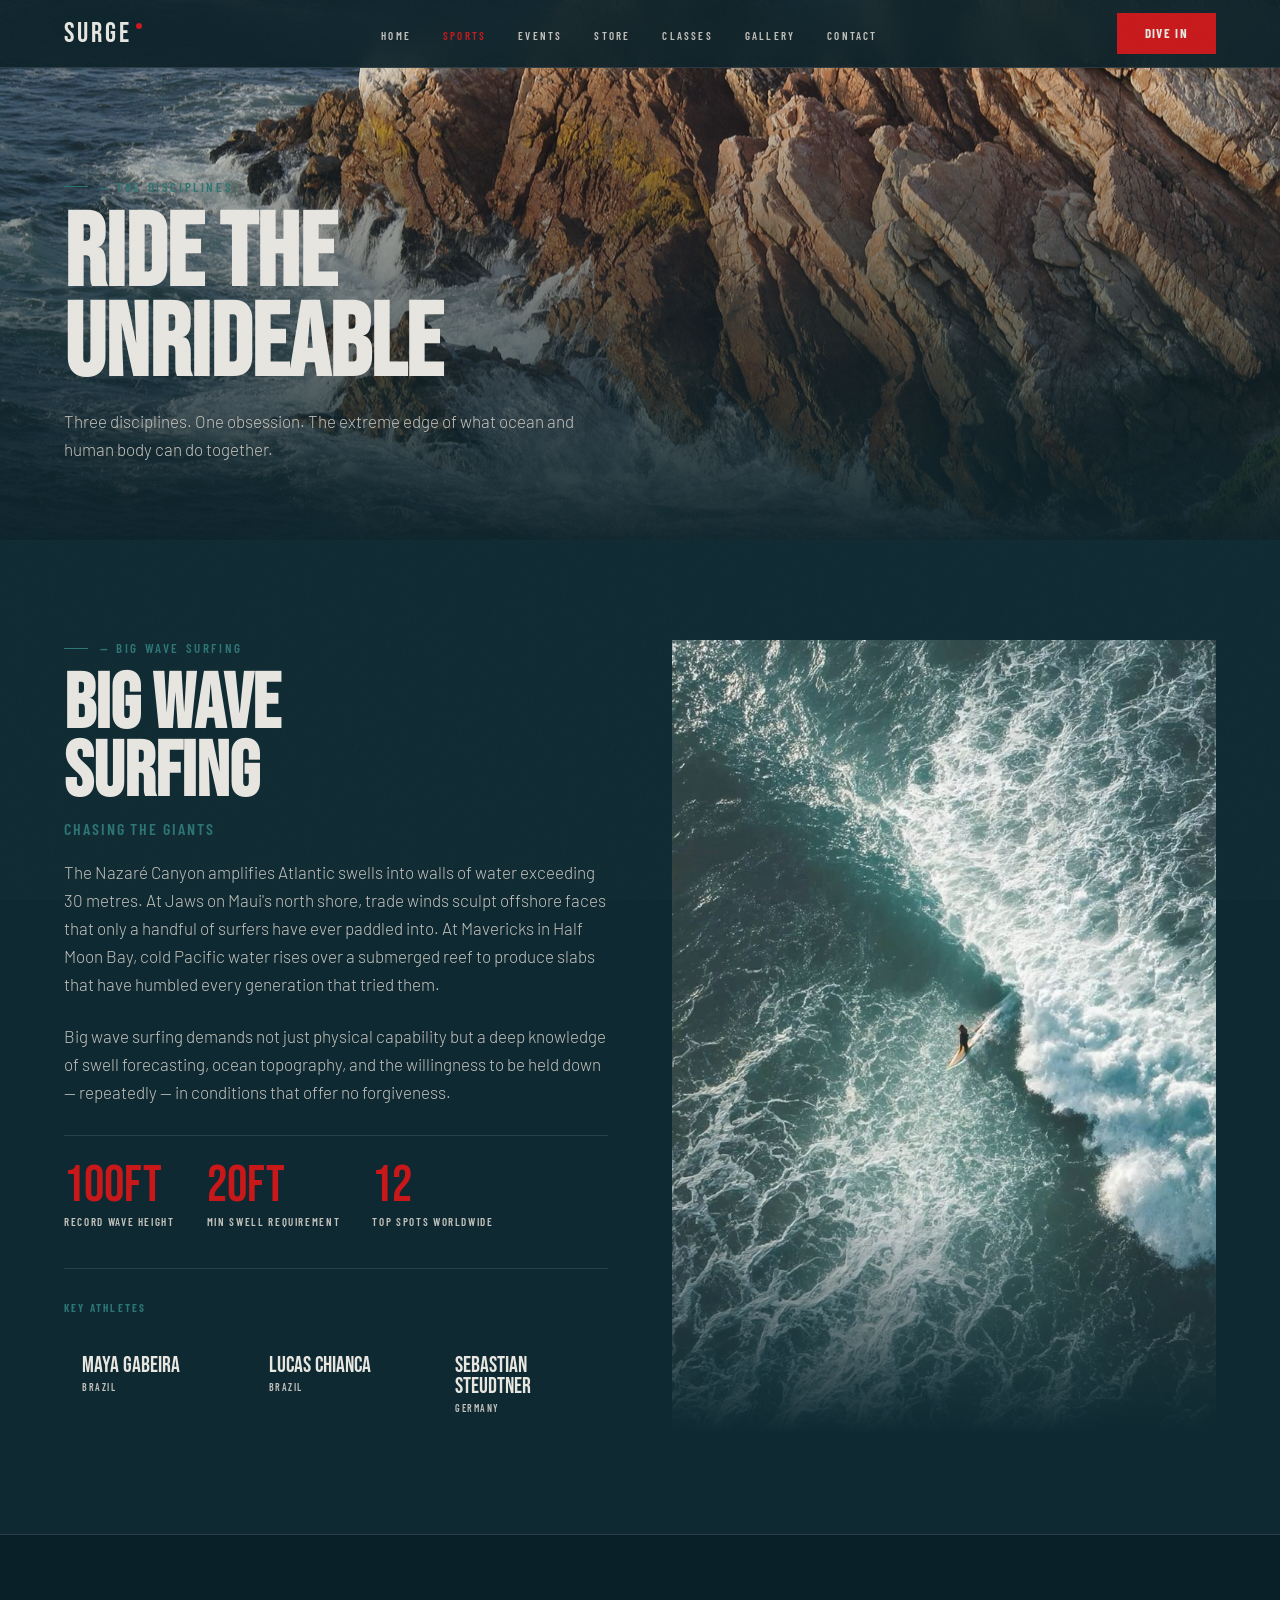
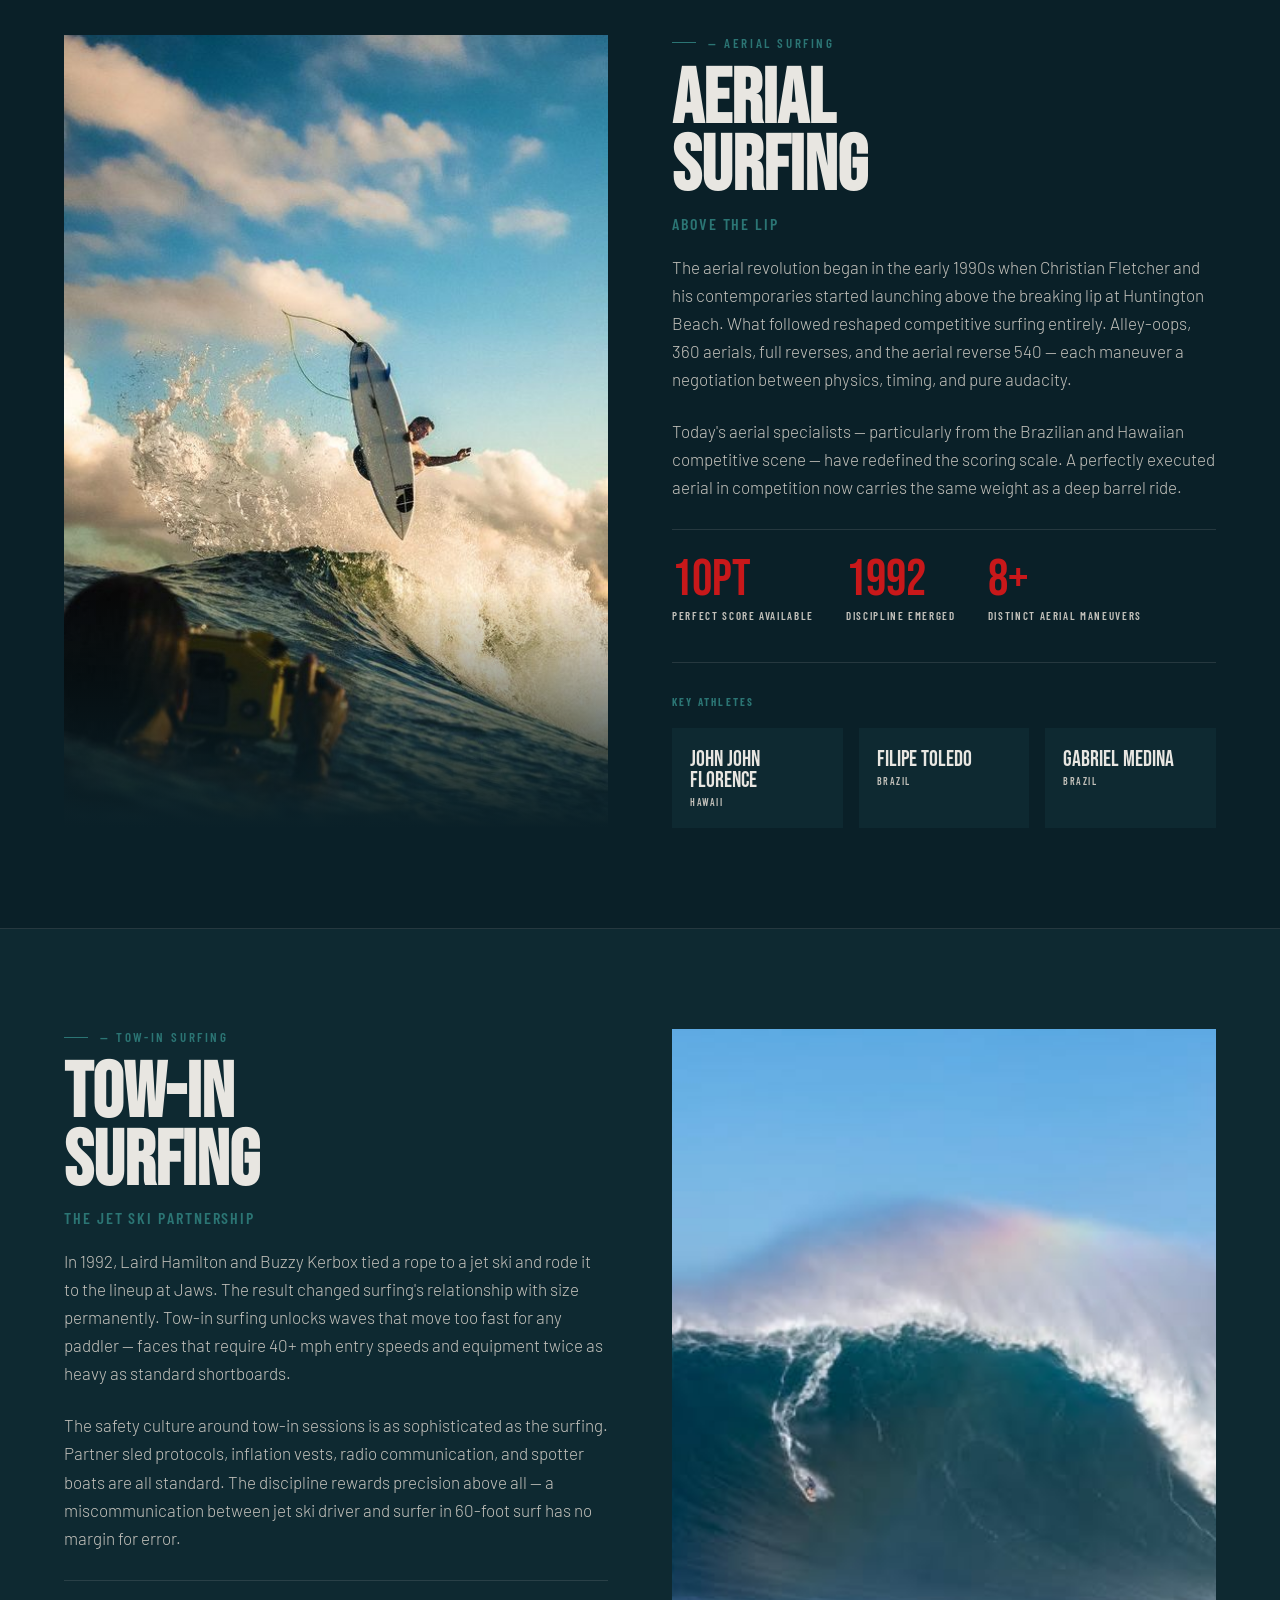
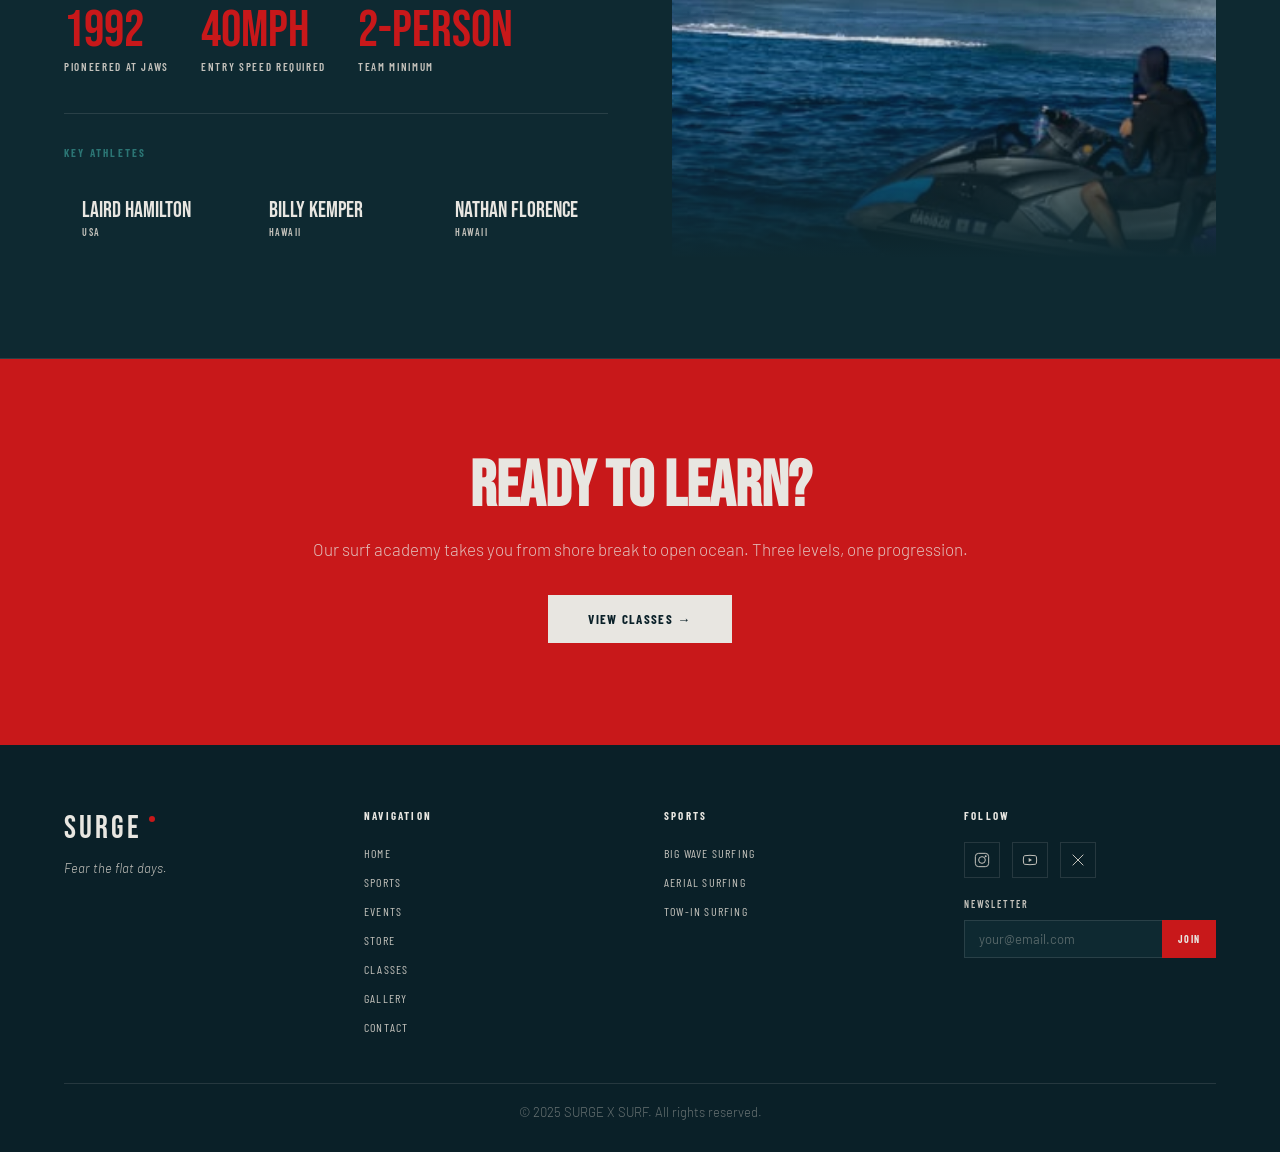
<file: sports.html>
<!DOCTYPE html>
<html lang="en">
<head>
<meta charset="UTF-8">
<meta name="viewport" content="width=device-width, initial-scale=1.0">
<title>Sports — SURGE X SURF</title>
<link rel="stylesheet" href="styles.css">
</head>
<body id="page-sports">
<div class="grain-overlay" aria-hidden="true"></div>
<a href="#main-content" class="skip-link">Skip to content</a>

<nav class="site-nav" id="site-nav" aria-label="Main navigation">
  <a href="index.html" class="nav-wordmark">SURGE<span class="dot"></span></a>
  <ul class="nav-links" role="list">
    <li><a href="index.html">Home</a></li>
    <li><a href="sports.html" class="active">Sports</a></li>
    <li><a href="events.html">Events</a></li>
    <li><a href="store.html">Store</a></li>
    <li><a href="classes.html">Classes</a></li>
    <li><a href="gallery.html">Gallery</a></li>
    <li><a href="contact.html">Contact</a></li>
  </ul>
  <div class="nav-right">
    <a href="contact.html" class="btn btn-primary">DIVE IN</a>
  </div>
</nav>

<main id="main-content">

  <!-- HERO -->
  <section class="page-hero page-hero--tall" aria-label="Sports hero">
    <div class="page-hero-bg" style="background-image:url('assets/banner3.jpg');background-size:cover;background-position:center;">
      <div style="position:absolute;inset:0;background:radial-gradient(ellipse at 60% 40%,rgba(200,24,26,0.1) 0%,transparent 55%);"></div>
    </div>
    <div class="page-hero-overlay"></div>
    <div class="page-hero-content">
      <div class="section-label">— The Disciplines</div>
      <h1 class="page-title">RIDE THE<br>UNRIDEABLE</h1>
      <p class="page-sub">Three disciplines. One obsession. The extreme edge of what ocean and human body can do together.</p>
    </div>
  </section>

  <!-- BIG WAVE -->
  <section class="discipline" id="big-wave" aria-label="Big Wave Surfing" data-screen-label="Big Wave Surfing">
    <div class="discipline-grid">
      <div class="disc-text">
        <div class="section-label">— Big Wave Surfing</div>
        <h2 class="disc-title">BIG WAVE<br>SURFING</h2>
        <p class="disc-sub">Chasing the giants</p>
        <p class="disc-body">The Nazaré Canyon amplifies Atlantic swells into walls of water exceeding 30 metres. At Jaws on Maui's north shore, trade winds sculpt offshore faces that only a handful of surfers have ever paddled into. At Mavericks in Half Moon Bay, cold Pacific water rises over a submerged reef to produce slabs that have humbled every generation that tried them.</p>
        <p class="disc-body">Big wave surfing demands not just physical capability but a deep knowledge of swell forecasting, ocean topography, and the willingness to be held down — repeatedly — in conditions that offer no forgiveness.</p>
        <div class="stat-row">
          <div class="stat-item">
            <div class="stat-num">100ft</div>
            <div class="stat-label">Record Wave Height</div>
          </div>
          <div class="stat-item">
            <div class="stat-num">20ft</div>
            <div class="stat-label">Min Swell Requirement</div>
          </div>
          <div class="stat-item">
            <div class="stat-num">12</div>
            <div class="stat-label">Top Spots Worldwide</div>
          </div>
        </div>
        <div class="athletes-mini">
          <div class="athletes-mini-label">Key Athletes</div>
          <div class="athletes-mini-row">
            <a href="events.html" class="mini-athlete"><div class="mini-athlete-name">MAYA GABEIRA</div><div class="mini-athlete-nat">Brazil</div></a>
            <a href="events.html" class="mini-athlete"><div class="mini-athlete-name">LUCAS CHIANCA</div><div class="mini-athlete-nat">Brazil</div></a>
            <a href="events.html" class="mini-athlete"><div class="mini-athlete-name">SEBASTIAN STEUDTNER</div><div class="mini-athlete-nat">Germany</div></a>
          </div>
        </div>
      </div>
      <div class="disc-img-wrap">
        <div class="photo-placeholder" style="height:100%;background-image:url('assets/3266ec99240dcf81ca5a1056e453eb14.jpg');background-size:cover;background-position:center;"></div>
      </div>
    </div>
  </section>

  <!-- AERIAL -->
  <section class="discipline" id="aerial" aria-label="Aerial Surfing" data-screen-label="Aerial Surfing">
    <div class="discipline-grid reverse">
      <div class="disc-text" style="order:2;">
        <div class="section-label">— Aerial Surfing</div>
        <h2 class="disc-title">AERIAL<br>SURFING</h2>
        <p class="disc-sub">Above the lip</p>
        <p class="disc-body">The aerial revolution began in the early 1990s when Christian Fletcher and his contemporaries started launching above the breaking lip at Huntington Beach. What followed reshaped competitive surfing entirely. Alley-oops, 360 aerials, full reverses, and the aerial reverse 540 — each maneuver a negotiation between physics, timing, and pure audacity.</p>
        <p class="disc-body">Today's aerial specialists — particularly from the Brazilian and Hawaiian competitive scene — have redefined the scoring scale. A perfectly executed aerial in competition now carries the same weight as a deep barrel ride.</p>
        <div class="stat-row">
          <div class="stat-item">
            <div class="stat-num">10pt</div>
            <div class="stat-label">Perfect Score Available</div>
          </div>
          <div class="stat-item">
            <div class="stat-num">1992</div>
            <div class="stat-label">Discipline Emerged</div>
          </div>
          <div class="stat-item">
            <div class="stat-num">8+</div>
            <div class="stat-label">Distinct Aerial Maneuvers</div>
          </div>
        </div>
        <div class="athletes-mini">
          <div class="athletes-mini-label">Key Athletes</div>
          <div class="athletes-mini-row">
            <a href="events.html" class="mini-athlete"><div class="mini-athlete-name">JOHN JOHN FLORENCE</div><div class="mini-athlete-nat">Hawaii</div></a>
            <a href="events.html" class="mini-athlete"><div class="mini-athlete-name">FILIPE TOLEDO</div><div class="mini-athlete-nat">Brazil</div></a>
            <a href="events.html" class="mini-athlete"><div class="mini-athlete-name">GABRIEL MEDINA</div><div class="mini-athlete-nat">Brazil</div></a>
          </div>
        </div>
      </div>
      <div class="disc-img-wrap" style="order:1;">
        <div class="photo-placeholder" style="height:100%;background-image:url('assets/4e8e04324d6177f88bebbc7a80ac15ae.jpg');background-size:cover;background-position:center;"></div>
      </div>
    </div>
  </section>

  <!-- TOW-IN -->
  <section class="discipline" id="tow-in" aria-label="Tow-In Surfing" data-screen-label="Tow-In Surfing">
    <div class="discipline-grid">
      <div class="disc-text">
        <div class="section-label">— Tow-In Surfing</div>
        <h2 class="disc-title">TOW-IN<br>SURFING</h2>
        <p class="disc-sub">The jet ski partnership</p>
        <p class="disc-body">In 1992, Laird Hamilton and Buzzy Kerbox tied a rope to a jet ski and rode it to the lineup at Jaws. The result changed surfing's relationship with size permanently. Tow-in surfing unlocks waves that move too fast for any paddler — faces that require 40+ mph entry speeds and equipment twice as heavy as standard shortboards.</p>
        <p class="disc-body">The safety culture around tow-in sessions is as sophisticated as the surfing. Partner sled protocols, inflation vests, radio communication, and spotter boats are all standard. The discipline rewards precision above all — a miscommunication between jet ski driver and surfer in 60-foot surf has no margin for error.</p>
        <div class="stat-row">
          <div class="stat-item">
            <div class="stat-num">1992</div>
            <div class="stat-label">Pioneered at Jaws</div>
          </div>
          <div class="stat-item">
            <div class="stat-num">40mph</div>
            <div class="stat-label">Entry Speed Required</div>
          </div>
          <div class="stat-item">
            <div class="stat-num">2-person</div>
            <div class="stat-label">Team Minimum</div>
          </div>
        </div>
        <div class="athletes-mini">
          <div class="athletes-mini-label">Key Athletes</div>
          <div class="athletes-mini-row">
            <a href="events.html" class="mini-athlete"><div class="mini-athlete-name">LAIRD HAMILTON</div><div class="mini-athlete-nat">USA</div></a>
            <a href="events.html" class="mini-athlete"><div class="mini-athlete-name">BILLY KEMPER</div><div class="mini-athlete-nat">Hawaii</div></a>
            <a href="events.html" class="mini-athlete"><div class="mini-athlete-name">NATHAN FLORENCE</div><div class="mini-athlete-nat">Hawaii</div></a>
          </div>
        </div>
      </div>
      <div class="disc-img-wrap">
        <div class="photo-placeholder" style="height:100% ;background-image:url('assets/5ca4f1ec778e65ef24069955474f40a7.jpg');background-size:cover;background-position:center;"></div>
      </div>
    </div>
  </section>

  <!-- CTA -->
  <div class="cta-block">
    <h2 class="cta-block-title">READY TO LEARN?</h2>
    <p class="cta-block-sub">Our surf academy takes you from shore break to open ocean. Three levels, one progression.</p>
    <a href="classes.html" class="btn-white">VIEW CLASSES →</a>
  </div>

</main>

<footer class="site-footer" aria-label="Site footer">
  <div class="footer-grid">
    <div>
      <a href="index.html" class="footer-wordmark">SURGE<span style="width:6px;height:6px;background:var(--color-surge);border-radius:50%;display:inline-block;margin-bottom:20px;margin-left:3px;"></span></a>
      <p class="footer-tagline">Fear the flat days.</p>
    </div>
    <div>
      <div class="footer-heading">Navigation</div>
      <ul class="footer-links">
        <li><a href="index.html">Home</a></li>
        <li><a href="sports.html">Sports</a></li>
        <li><a href="events.html">Events</a></li>
        <li><a href="store.html">Store</a></li>
        <li><a href="classes.html">Classes</a></li>
        <li><a href="gallery.html">Gallery</a></li>
        <li><a href="contact.html">Contact</a></li>
      </ul>
    </div>
    <div>
      <div class="footer-heading">Sports</div>
      <ul class="footer-links">
        <li><a href="sports.html#big-wave">Big Wave Surfing</a></li>
        <li><a href="sports.html#aerial">Aerial Surfing</a></li>
        <li><a href="sports.html#tow-in">Tow-In Surfing</a></li>
      </ul>
    </div>
    <div>
      <div class="footer-heading">Follow</div>
      <div class="footer-socials">
        <a href="#" class="footer-social-icon" aria-label="Instagram"><svg width="16" height="16" viewBox="0 0 24 24" fill="none" stroke="currentColor" stroke-width="1.5"><rect x="2" y="2" width="20" height="20" rx="5"/><circle cx="12" cy="12" r="5"/><circle cx="17.5" cy="6.5" r="1.5" fill="currentColor" stroke="none"/></svg></a>
        <a href="#" class="footer-social-icon" aria-label="YouTube"><svg width="16" height="16" viewBox="0 0 24 24" fill="none" stroke="currentColor" stroke-width="1.5"><path d="M2.5 17a24.12 24.12 0 0 1 0-10 2 2 0 0 1 1.4-1.4 49.56 49.56 0 0 1 16.2 0A2 2 0 0 1 21.5 7a24.12 24.12 0 0 1 0 10 2 2 0 0 1-1.4 1.4 49.55 49.55 0 0 1-16.2 0A2 2 0 0 1 2.5 17"/><polygon points="10 15 15 12 10 9" fill="currentColor" stroke="none"/></svg></a>
        <a href="#" class="footer-social-icon" aria-label="X"><svg width="16" height="16" viewBox="0 0 24 24" fill="none" stroke="currentColor" stroke-width="1.5"><path d="M4 4l16 16M4 20 20 4"/></svg></a>
      </div>
      <label for="footer-email" style="font-family:var(--font-heading);font-size:10px;font-weight:600;letter-spacing:0.18em;text-transform:uppercase;color:var(--color-off-white);display:block;margin-bottom:10px;">Newsletter</label>
      <div class="footer-newsletter">
        <input type="email" id="footer-email" placeholder="your@email.com" aria-label="Email for newsletter">
        <button type="button">Join</button>
      </div>
    </div>
  </div>
  <div class="footer-bottom"><p>© 2025 SURGE X SURF. All rights reserved.</p></div>
</footer>

</body>
</html>
</file>
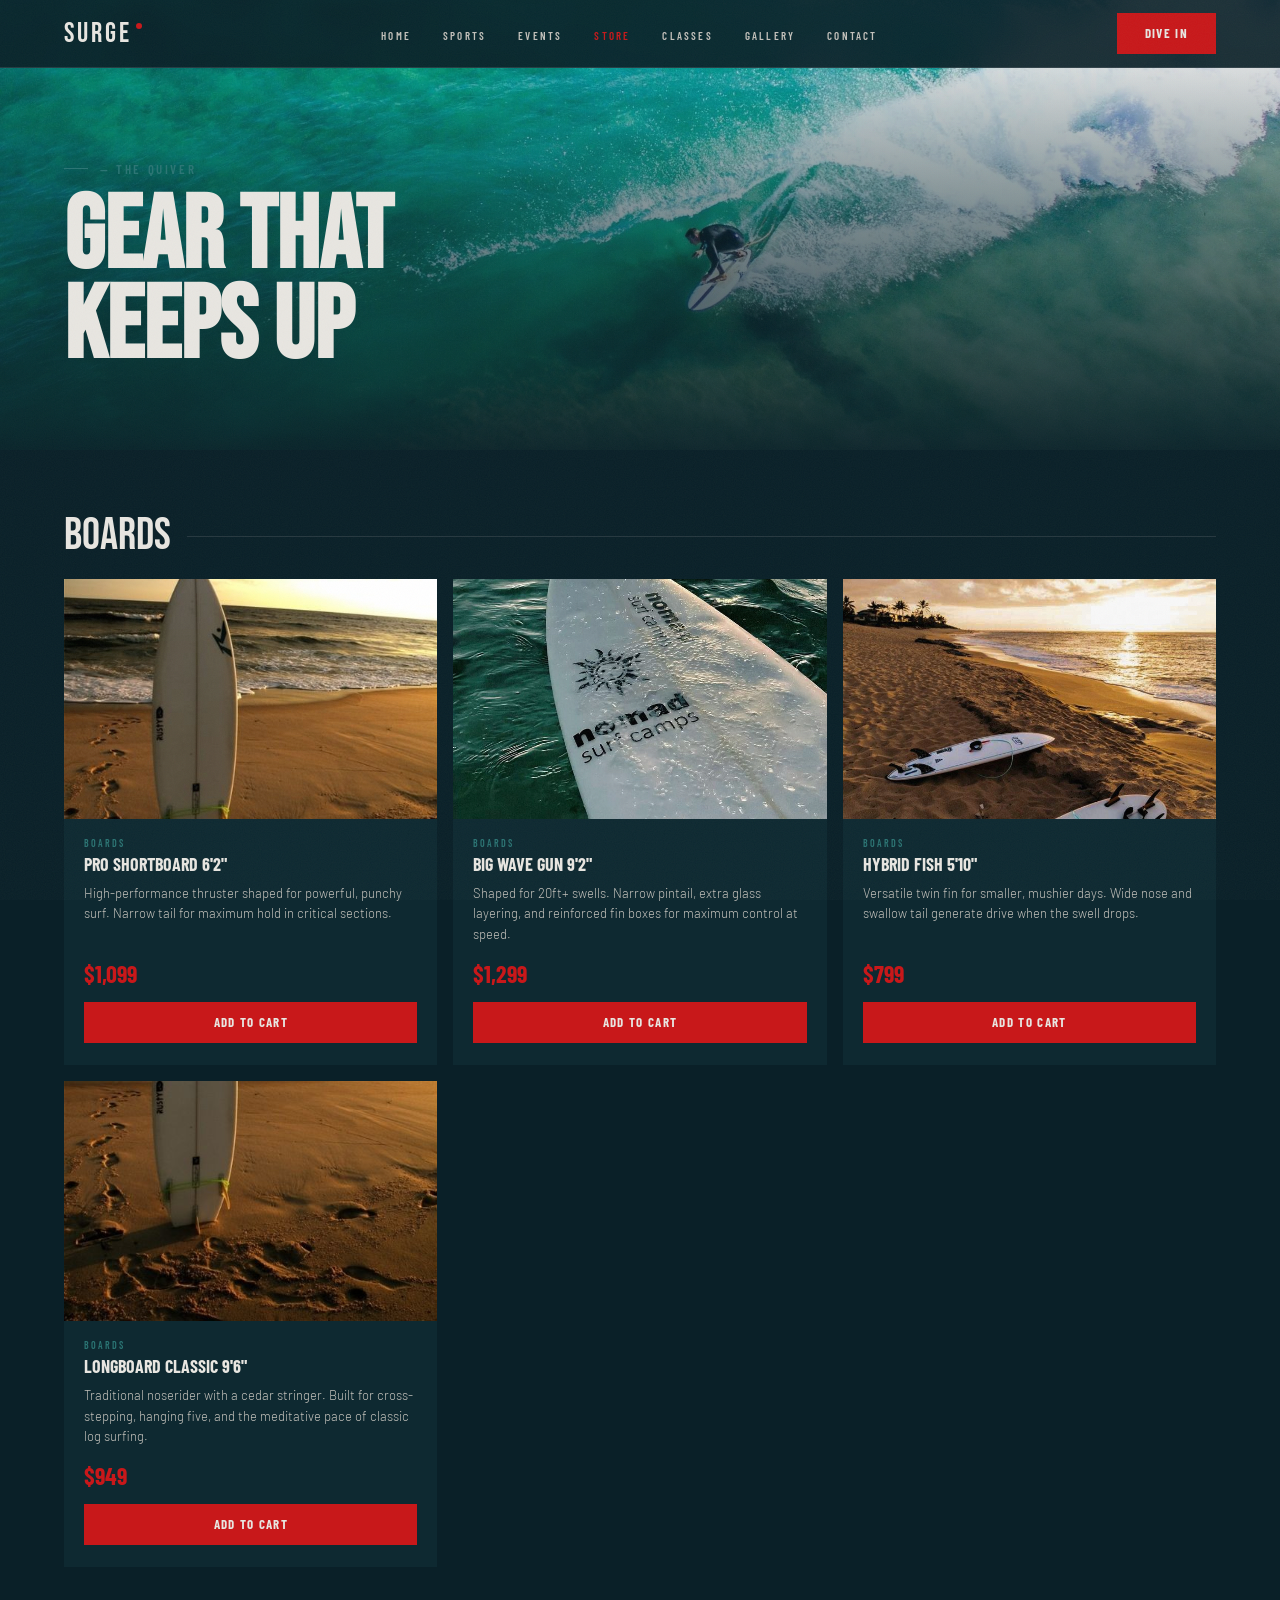
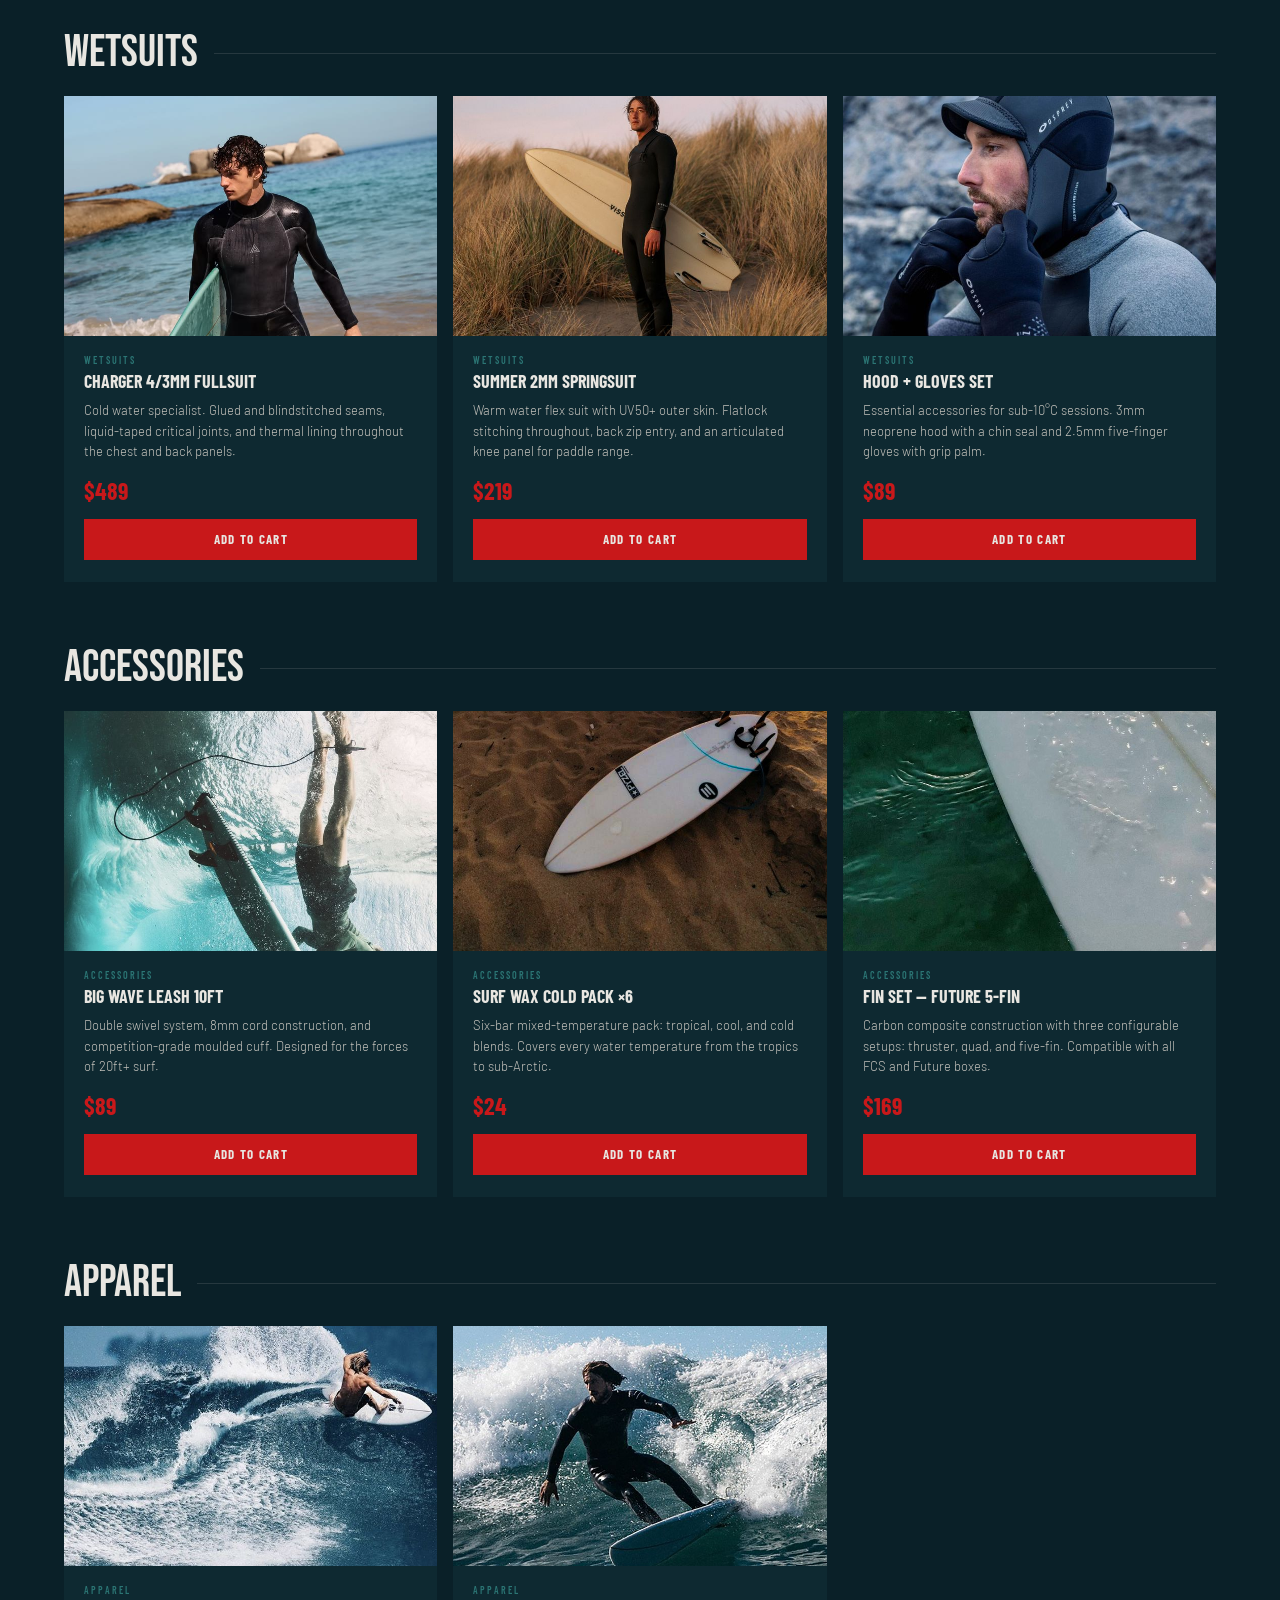
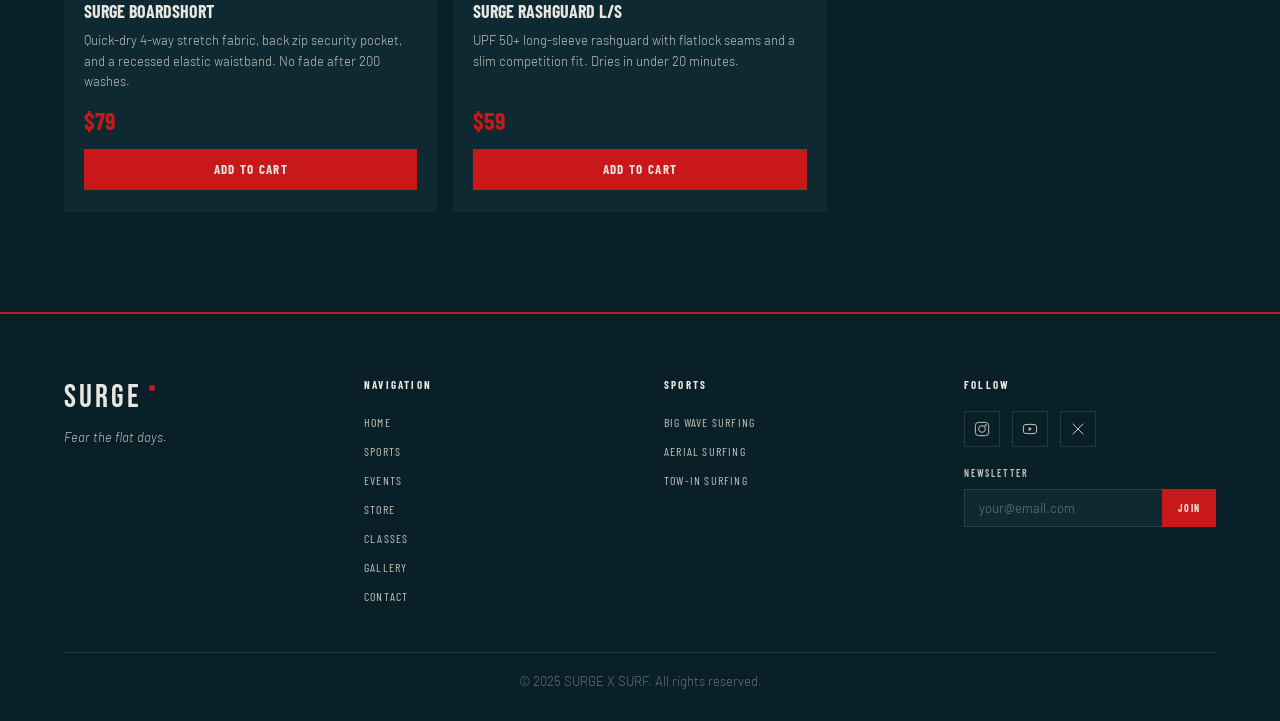
<file: store.html>
<!DOCTYPE html>
<html lang="en">
<head>
<meta charset="UTF-8">
<meta name="viewport" content="width=device-width, initial-scale=1.0">
<title>Store — SURGE X SURF</title>
<link rel="stylesheet" href="styles.css">
</head>
<body id="page-store">
<div class="grain-overlay" aria-hidden="true"></div>
<a href="#main-content" class="skip-link">Skip to content</a>

<nav class="site-nav" id="site-nav" aria-label="Main navigation">
  <a href="index.html" class="nav-wordmark">SURGE<span class="dot"></span></a>
  <ul class="nav-links" role="list">
    <li><a href="index.html">Home</a></li>
    <li><a href="sports.html">Sports</a></li>
    <li><a href="events.html">Events</a></li>
    <li><a href="store.html" class="active">Store</a></li>
    <li><a href="classes.html">Classes</a></li>
    <li><a href="gallery.html">Gallery</a></li>
    <li><a href="contact.html">Contact</a></li>
  </ul>
  <div class="nav-right"><a href="contact.html" class="btn btn-primary">DIVE IN</a></div>
</nav>

<main id="main-content">

  <section class="page-hero page-hero--standard" aria-label="Store hero">
    <div class="page-hero-bg" style="background-image:url('assets/banner.webp');background-size:cover;background-position:center;"><div style="position:absolute;inset:0;background:radial-gradient(ellipse at 70% 50%,rgba(43,117,116,0.15) 0%,transparent 55%);"></div></div>
    <div class="page-hero-overlay"></div>
    <div class="page-hero-content">
      <div class="section-label">— The Quiver</div>
      <h1 class="page-title">GEAR THAT<br>KEEPS UP</h1>
    </div>
  </section>


  <!-- BOARDS -->
  <section class="cat-section" data-cat="boards" aria-label="Boards">
    <div class="cat-divider">
      <span class="cat-divider-label">BOARDS</span>
      <div class="cat-divider-line"></div>
    </div>
    <div class="product-grid">
      <article class="product-card">
        <div class="product-img"><div class="photo-placeholder" style="background-image:url('assets/bf01df1114046b0dcc22b2a016cf95e8.jpg');background-size:cover;background-position:center;"></div></div>
        <div class="product-body">
          <div class="product-cat">Boards</div>
          <div class="product-name">Pro Shortboard 6'2"</div>
          <p class="product-desc">High-performance thruster shaped for powerful, punchy surf. Narrow tail for maximum hold in critical sections.</p>
          <div class="product-price">$1,099</div>
          <a href="contact.html" class="btn btn-primary">ADD TO CART</a>
        </div>
      </article>
      <article class="product-card">
        <div class="product-img"><div class="photo-placeholder" style="background-image:url('assets/6e1b1c9518b305c21f0ae6325bb40acd.jpg');background-size:cover;background-position:center;"></div></div>
        <div class="product-body">
          <div class="product-cat">Boards</div>
          <div class="product-name">Big Wave Gun 9'2"</div>
          <p class="product-desc">Shaped for 20ft+ swells. Narrow pintail, extra glass layering, and reinforced fin boxes for maximum control at speed.</p>
          <div class="product-price">$1,299</div>
          <a href="contact.html" class="btn btn-primary">ADD TO CART</a>
        </div>
      </article>
      <article class="product-card">
        <div class="product-img"><div class="photo-placeholder" style="background-image:url('assets/036c7cbf5df6dd46f2a0cd4b11c5f0f8.jpg');background-size:cover;background-position:center;"></div></div>
        <div class="product-body">
          <div class="product-cat">Boards</div>
          <div class="product-name">Hybrid Fish 5'10"</div>
          <p class="product-desc">Versatile twin fin for smaller, mushier days. Wide nose and swallow tail generate drive when the swell drops.</p>
          <div class="product-price">$799</div>
          <a href="contact.html" class="btn btn-primary">ADD TO CART</a>
        </div>
      </article>
      <article class="product-card">
        <div class="product-img"><div class="photo-placeholder" style="background-image:url('assets/bf01df1114046b0dcc22b2a016cf95e8.jpg');background-size:cover;background-position:bottom;"></div></div>
        <div class="product-body">
          <div class="product-cat">Boards</div>
          <div class="product-name">Longboard Classic 9'6"</div>
          <p class="product-desc">Traditional noserider with a cedar stringer. Built for cross-stepping, hanging five, and the meditative pace of classic log surfing.</p>
          <div class="product-price">$949</div>
          <a href="contact.html" class="btn btn-primary">ADD TO CART</a>
        </div>
      </article>
    </div>
  </section>

  <!-- WETSUITS -->
  <section class="cat-section" data-cat="wetsuits" aria-label="Wetsuits">
    <div class="cat-divider">
      <span class="cat-divider-label">WETSUITS</span>
      <div class="cat-divider-line"></div>
    </div>
    <div class="product-grid">
      <article class="product-card">
        <div class="product-img"><div class="photo-placeholder" style="background-image:url('assets/57bd696c5f575b4886a639b38323c7db.jpg');background-size:cover;background-position:center top;"></div></div>
        <div class="product-body">
          <div class="product-cat">Wetsuits</div>
          <div class="product-name">Charger 4/3mm Fullsuit</div>
          <p class="product-desc">Cold water specialist. Glued and blindstitched seams, liquid-taped critical joints, and thermal lining throughout the chest and back panels.</p>
          <div class="product-price">$489</div>
          <a href="contact.html" class="btn btn-primary">ADD TO CART</a>
        </div>
      </article>
      <article class="product-card">
        <div class="product-img"><div class="photo-placeholder" style="background-image:url('assets/19636b46ed3d8a55bac8621dc65a2d49.jpg');background-size:cover;background-position:center;"></div></div>
        <div class="product-body">
          <div class="product-cat">Wetsuits</div>
          <div class="product-name">Summer 2mm Springsuit</div>
          <p class="product-desc">Warm water flex suit with UV50+ outer skin. Flatlock stitching throughout, back zip entry, and an articulated knee panel for paddle range.</p>
          <div class="product-price">$219</div>
          <a href="contact.html" class="btn btn-primary">ADD TO CART</a>
        </div>
      </article>
      <article class="product-card">
        <div class="product-img"><div class="photo-placeholder" style="background-image:url('assets/810ef7fcf2e2c697837be6fd9b57c459.jpg');background-size:cover;background-position:center;"></div></div>
        <div class="product-body">
          <div class="product-cat">Wetsuits</div>
          <div class="product-name">Hood + Gloves Set</div>
          <p class="product-desc">Essential accessories for sub-10°C sessions. 3mm neoprene hood with a chin seal and 2.5mm five-finger gloves with grip palm.</p>
          <div class="product-price">$89</div>
          <a href="contact.html" class="btn btn-primary">ADD TO CART</a>
        </div>
      </article>
    </div>
  </section>

  <!-- ACCESSORIES -->
  <section class="cat-section" data-cat="accessories" aria-label="Accessories">
    <div class="cat-divider">
      <span class="cat-divider-label">ACCESSORIES</span>
      <div class="cat-divider-line"></div>
    </div>
    <div class="product-grid">
      <article class="product-card">
        <div class="product-img"><div class="photo-placeholder" style="background-image:url('assets/6751fa6d612d14bfe57a161518c65859.jpg');background-size:cover;background-position:center;"></div></div>
        <div class="product-body">
          <div class="product-cat">Accessories</div>
          <div class="product-name">Big Wave Leash 10ft</div>
          <p class="product-desc">Double swivel system, 8mm cord construction, and competition-grade moulded cuff. Designed for the forces of 20ft+ surf.</p>
          <div class="product-price">$89</div>
          <a href="contact.html" class="btn btn-primary">ADD TO CART</a>
        </div>
      </article>
      <article class="product-card">
        <div class="product-img"><div class="photo-placeholder" style="background-image:url('assets/036c7cbf5df6dd46f2a0cd4b11c5f0f8.jpg');background-size:cover;background-position:bottom;"></div></div>
        <div class="product-body">
          <div class="product-cat">Accessories</div>
          <div class="product-name">Surf Wax Cold Pack ×6</div>
          <p class="product-desc">Six-bar mixed-temperature pack: tropical, cool, and cold blends. Covers every water temperature from the tropics to sub-Arctic.</p>
          <div class="product-price">$24</div>
          <a href="contact.html" class="btn btn-primary">ADD TO CART</a>
        </div>
      </article>
      <article class="product-card">
        <div class="product-img"><div class="photo-placeholder" style="background-image:url('assets/6e1b1c9518b305c21f0ae6325bb40acd.jpg');background-size:cover;background-position:bottom;"></div></div>
        <div class="product-body">
          <div class="product-cat">Accessories</div>
          <div class="product-name">Fin Set — Future 5-Fin</div>
          <p class="product-desc">Carbon composite construction with three configurable setups: thruster, quad, and five-fin. Compatible with all FCS and Future boxes.</p>
          <div class="product-price">$169</div>
          <a href="contact.html" class="btn btn-primary">ADD TO CART</a>
        </div>
      </article>
    </div>
  </section>

  <!-- APPAREL -->
  <section class="cat-section" data-cat="apparel" aria-label="Apparel">
    <div class="cat-divider">
      <span class="cat-divider-label">APPAREL</span>
      <div class="cat-divider-line"></div>
    </div>
    <div class="product-grid">
      <article class="product-card">
        <div class="product-img"><div class="photo-placeholder" style="background-image:url('assets/214d08a4d3bf69fd03d3dd74b3f5908c.jpg');background-size:cover;background-position:center;"></div></div>
        <div class="product-body">
          <div class="product-cat">Apparel</div>
          <div class="product-name">SURGE Boardshort</div>
          <p class="product-desc">Quick-dry 4-way stretch fabric, back zip security pocket, and a recessed elastic waistband. No fade after 200 washes.</p>
          <div class="product-price">$79</div>
          <a href="contact.html" class="btn btn-primary">ADD TO CART</a>
        </div>
      </article>
      <article class="product-card">
        <div class="product-img"><div class="photo-placeholder" style="background-image:url('assets/6fec608d19ff9ff586363a096d879b1c.jpg');background-size:cover;background-position:center;"></div></div>
        <div class="product-body">
          <div class="product-cat">Apparel</div>
          <div class="product-name">SURGE Rashguard L/S</div>
          <p class="product-desc">UPF 50+ long-sleeve rashguard with flatlock seams and a slim competition fit. Dries in under 20 minutes.</p>
          <div class="product-price">$59</div>
          <a href="contact.html" class="btn btn-primary">ADD TO CART</a>
        </div>
      </article>
    </div>
  </section>

</main>

<footer class="site-footer" aria-label="Site footer">
  <div class="footer-grid">
    <div>
      <a href="index.html" class="footer-wordmark">SURGE<span style="width:6px;height:6px;background:var(--color-surge);border-radius:50%;display:inline-block;margin-bottom:20px;margin-left:3px;"></span></a>
      <p class="footer-tagline">Fear the flat days.</p>
    </div>
    <div>
      <div class="footer-heading">Navigation</div>
      <ul class="footer-links">
        <li><a href="index.html">Home</a></li><li><a href="sports.html">Sports</a></li>
        <li><a href="events.html">Events</a></li><li><a href="store.html">Store</a></li>
        <li><a href="classes.html">Classes</a></li><li><a href="gallery.html">Gallery</a></li>
        <li><a href="contact.html">Contact</a></li>
      </ul>
    </div>
    <div>
      <div class="footer-heading">Sports</div>
      <ul class="footer-links">
        <li><a href="sports.html#big-wave">Big Wave Surfing</a></li>
        <li><a href="sports.html#aerial">Aerial Surfing</a></li>
        <li><a href="sports.html#tow-in">Tow-In Surfing</a></li>
      </ul>
    </div>
    <div>
      <div class="footer-heading">Follow</div>
      <div class="footer-socials">
        <a href="#" class="footer-social-icon" aria-label="Instagram"><svg width="16" height="16" viewBox="0 0 24 24" fill="none" stroke="currentColor" stroke-width="1.5"><rect x="2" y="2" width="20" height="20" rx="5"/><circle cx="12" cy="12" r="5"/><circle cx="17.5" cy="6.5" r="1.5" fill="currentColor" stroke="none"/></svg></a>
        <a href="#" class="footer-social-icon" aria-label="YouTube"><svg width="16" height="16" viewBox="0 0 24 24" fill="none" stroke="currentColor" stroke-width="1.5"><path d="M2.5 17a24.12 24.12 0 0 1 0-10 2 2 0 0 1 1.4-1.4 49.56 49.56 0 0 1 16.2 0A2 2 0 0 1 21.5 7a24.12 24.12 0 0 1 0 10 2 2 0 0 1-1.4 1.4 49.55 49.55 0 0 1-16.2 0A2 2 0 0 1 2.5 17"/><polygon points="10 15 15 12 10 9" fill="currentColor" stroke="none"/></svg></a>
        <a href="#" class="footer-social-icon" aria-label="X"><svg width="16" height="16" viewBox="0 0 24 24" fill="none" stroke="currentColor" stroke-width="1.5"><path d="M4 4l16 16M4 20 20 4"/></svg></a>
      </div>
      <label for="footer-email3" style="font-family:var(--font-heading);font-size:10px;font-weight:600;letter-spacing:0.18em;text-transform:uppercase;color:var(--color-off-white);display:block;margin-bottom:10px;">Newsletter</label>
      <div class="footer-newsletter">
        <input type="email" id="footer-email3" placeholder="your@email.com" aria-label="Email for newsletter">
        <button type="button">Join</button>
      </div>
    </div>
  </div>
  <div class="footer-bottom"><p>© 2025 SURGE X SURF. All rights reserved.</p></div>
</footer>

</body>
</html>
</file>
<file: styles.css>
@import url('https://fonts.googleapis.com/css2?family=Bebas+Neue&family=Barlow+Condensed:wght@400;600;700;900&family=Barlow:ital,wght@0,300;0,400;0,500;1,300&display=swap');

:root {
  --color-abyss: #0A2028;
  --color-deep: #0E2931;
  --color-mid: #12484C;
  --color-ocean: #2B7574;
  --color-foam: #E8E6E1;
  --color-off-white: #C4C2BC;
  --color-surge: #C8181A;
  --color-surge-dim: #8C1012;
  --color-transparent-white: rgba(232, 230, 225, 0.06);
  --color-border: rgba(232, 230, 225, 0.12);
  --font-display: 'Bebas Neue', sans-serif;
  --font-heading: 'Barlow Condensed', sans-serif;
  --font-body: 'Barlow', sans-serif;
  --text-hero: clamp(80px, 18vw, 220px);
  --text-display: clamp(48px, 8vw, 120px);
  --text-h1: clamp(36px, 5vw, 72px);
  --text-h2: clamp(24px, 3.5vw, 48px);
  --text-h3: clamp(18px, 2vw, 28px);
  --text-label: clamp(10px, 1.2vw, 13px);
  --text-body: clamp(14px, 1.5vw, 17px);
  --text-small: clamp(11px, 1.2vw, 13px);
  --lh-display: 0.88;
  --lh-heading: 1.1;
  --lh-body: 1.65;
  --ls-display: -0.01em;
  --ls-label: 0.2em;
  --ls-button: 0.1em;
  --space-xs: 8px;
  --space-sm: 16px;
  --space-md: 32px;
  --space-lg: 64px;
  --space-xl: 96px;
  --space-2xl: 144px;
  --container-max: 1440px;
  --container-pad: clamp(24px, 5vw, 80px);
  --ease-out: cubic-bezier(0.16, 1, 0.3, 1);
}

*,
*::before,
*::after {
  box-sizing: border-box;
  margin: 0;
  padding: 0;
}

html {
  font-size: 16px;
  -webkit-font-smoothing: antialiased;
  scroll-behavior: smooth;
}

body {
  background: var(--color-abyss);
  color: var(--color-foam);
  font-family: var(--font-body);
  overflow-x: hidden;
}

/* Grain */
.grain-overlay {
  position: fixed;
  inset: 0;
  pointer-events: none;
  z-index: 9999;
  opacity: 0.04;
  background-image: url("data:image/svg+xml,%3Csvg viewBox='0 0 256 256' xmlns='http://www.w3.org/2000/svg'%3E%3Cfilter id='n'%3E%3CfeTurbulence type='fractalNoise' baseFrequency='0.9' numOctaves='4' stitchTiles='stitch'/%3E%3C/filter%3E%3Crect width='100%25' height='100%25' filter='url(%23n)'/%3E%3C/svg%3E");
  background-size: 256px;
}

/* Skip link */
.skip-link {
  position: absolute;
  top: -100px;
  left: 24px;
  z-index: 10000;
  background: var(--color-surge);
  color: var(--color-foam);
  font-family: var(--font-heading);
  font-size: 12px;
  font-weight: 700;
  letter-spacing: 0.1em;
  text-transform: uppercase;
  padding: 12px 20px;
  text-decoration: none;
  transition: top 0.2s;
}

.skip-link:focus {
  top: 12px;
}

/* Nav */
nav.site-nav {
  position: fixed;
  top: 0;
  left: 0;
  right: 0;
  z-index: 100;
  height: 68px;
  display: flex;
  align-items: center;
  justify-content: space-between;
  padding: 0 var(--container-pad);
  background: rgba(10, 32, 40, 0.92);
  backdrop-filter: blur(12px);
  border-bottom: 1px solid var(--color-border);
}

.nav-wordmark {
  display: flex;
  align-items: center;
  gap: 4px;
  font-family: var(--font-display);
  font-size: 28px;
  color: var(--color-foam);
  letter-spacing: 3px;
  text-decoration: none;
}

.nav-wordmark span.dot {
  width: 6px;
  height: 6px;
  background: var(--color-surge);
  border-radius: 50%;
  margin-bottom: 16px;
  display: inline-block;
}

.nav-links {
  display: flex;
  align-items: center;
  gap: 32px;
  list-style: none;
}

.nav-links a {
  font-family: var(--font-heading);
  font-size: 11px;
  font-weight: 600;
  letter-spacing: 0.2em;
  text-transform: uppercase;
  color: var(--color-off-white);
  text-decoration: none;
  transition: color 0.2s;
}

.nav-links a:hover,
.nav-links a.active {
  color: var(--color-surge);
}

.nav-right {
  display: flex;
  align-items: center;
  gap: 24px;
}

.hamburger {
  display: none;
  flex-direction: column;
  gap: 5px;
  cursor: pointer;
  padding: 4px;
}

.hamburger span {
  display: block;
  width: 24px;
  height: 2px;
  background: var(--color-foam);
  transition: all 0.3s;
}

/* Container */
.container {
  max-width: var(--container-max);
  margin: 0 auto;
  padding: 0 var(--container-pad);
}

/* Section label */
.section-label {
  display: flex;
  align-items: center;
  gap: 12px;
  font-family: var(--font-heading);
  font-size: var(--text-label);
  font-weight: 600;
  letter-spacing: var(--ls-label);
  text-transform: uppercase;
  color: var(--color-ocean);
  margin-bottom: 16px;
}

.section-label::before {
  content: '';
  display: block;
  width: 24px;
  height: 1px;
  background: var(--color-ocean);
  flex-shrink: 0;
}

/* Buttons */
.btn {
  display: inline-flex;
  align-items: center;
  gap: 8px;
  font-family: var(--font-heading);
  font-size: var(--text-label);
  font-weight: 700;
  letter-spacing: var(--ls-button);
  text-transform: uppercase;
  padding: 14px 28px;
  border: none;
  cursor: pointer;
  transition: background 0.2s, transform 0.15s, color 0.2s, border-color 0.2s;
  text-decoration: none;
  line-height: 1;
}

.btn-primary {
  background: var(--color-surge);
  color: var(--color-foam);
}

.btn-primary:hover {
  background: var(--color-surge-dim);
  transform: translateY(-2px);
  color: var(--color-foam);
}

.btn-secondary {
  background: transparent;
  color: var(--color-ocean);
  border: 1px solid var(--color-ocean);
}

.btn-secondary:hover {
  background: var(--color-ocean);
  color: var(--color-abyss);
}

.btn-ghost {
  background: transparent;
  color: var(--color-foam);
  padding: 14px 0;
  position: relative;
}

.btn-ghost::after {
  content: '';
  position: absolute;
  bottom: 8px;
  left: 0;
  width: 0;
  height: 1px;
  background: var(--color-foam);
  transition: width 0.2s;
}

.btn-ghost:hover::after {
  width: 100%;
}

.btn:focus-visible {
  outline: 2px solid var(--color-ocean);
  outline-offset: 3px;
}

/* Photo placeholder */
.photo-placeholder {
  width: 100%;
  background: var(--color-deep);
  display: flex;
  align-items: center;
  justify-content: center;
  position: relative;
  overflow: hidden;
}

.photo-placeholder .ph-label {
  font-family: var(--font-heading);
  font-size: 10px;
  font-weight: 600;
  letter-spacing: 0.15em;
  text-transform: uppercase;
  color: rgba(232, 230, 225, 0.15);
  position: relative;
  z-index: 1;
}

/* Footer */
footer.site-footer {
  background: var(--color-abyss);
  border-top: 2px solid var(--color-surge);
  padding: 64px var(--container-pad) 32px;
}

.footer-grid {
  max-width: var(--container-max);
  margin: 0 auto;
  display: grid;
  grid-template-columns: repeat(4, 1fr);
  gap: 48px;
  margin-bottom: 48px;
}

.footer-wordmark {
  font-family: var(--font-display);
  font-size: 32px;
  color: var(--color-foam);
  letter-spacing: 3px;
  display: flex;
  align-items: center;
  gap: 4px;
  text-decoration: none;
  margin-bottom: 12px;
}

.footer-tagline {
  font-family: var(--font-body);
  font-size: 13px;
  font-weight: 300;
  font-style: italic;
  color: var(--color-off-white);
}

.footer-heading {
  font-family: var(--font-heading);
  font-size: 11px;
  font-weight: 700;
  letter-spacing: 0.2em;
  text-transform: uppercase;
  color: var(--color-foam);
  margin-bottom: 20px;
}

.footer-links {
  list-style: none;
  display: flex;
  flex-direction: column;
  gap: 10px;
}

.footer-links a {
  font-family: var(--font-heading);
  font-size: 12px;
  font-weight: 400;
  letter-spacing: 0.1em;
  text-transform: uppercase;
  color: var(--color-off-white);
  text-decoration: none;
  transition: color 0.2s;
}

.footer-links a:hover {
  color: var(--color-foam);
}

.footer-socials {
  display: flex;
  gap: 12px;
  margin-bottom: 20px;
}

.footer-social-icon {
  width: 36px;
  height: 36px;
  border: 1px solid var(--color-border);
  display: flex;
  align-items: center;
  justify-content: center;
  color: var(--color-off-white);
  transition: border-color 0.2s, color 0.2s;
  text-decoration: none;
}

.footer-social-icon:hover {
  border-color: var(--color-surge);
  color: var(--color-surge);
}

.footer-newsletter {
  display: flex;
}

.footer-newsletter input {
  flex: 1;
  background: var(--color-deep);
  border: 1px solid var(--color-border);
  border-right: none;
  color: var(--color-foam);
  font-family: var(--font-body);
  font-size: 13px;
  padding: 10px 14px;
  outline: none;
}

.footer-newsletter input::placeholder {
  color: rgba(196, 194, 188, 0.4);
}

.footer-newsletter button {
  background: var(--color-surge);
  color: var(--color-foam);
  font-family: var(--font-heading);
  font-size: 10px;
  font-weight: 700;
  letter-spacing: 0.12em;
  text-transform: uppercase;
  border: none;
  padding: 0 16px;
  cursor: pointer;
  transition: background 0.2s;
}

.footer-newsletter button:hover {
  background: var(--color-surge-dim);
}

.footer-bottom {
  max-width: var(--container-max);
  margin: 0 auto;
  border-top: 1px solid var(--color-border);
  padding-top: 20px;
  text-align: center;
  font-family: var(--font-body);
  font-size: var(--text-small);
  font-weight: 300;
  color: rgba(196, 194, 188, 0.5);
}

/* ======================================
   SHARED: Page Hero (all inner pages)
   ====================================== */
.page-hero {
  position: relative;
  overflow: hidden;
  display: flex;
  align-items: flex-end;
  padding-bottom: clamp(48px, 6vw, 80px);
}

.page-hero--tall {
  height: 60vh;
  min-height: 420px;
}

.page-hero--medium {
  height: 55vh;
  min-height: 380px;
}

.page-hero--standard {
  height: 50vh;
  min-height: 360px;
}

.page-hero--short {
  height: 40vh;
  min-height: 280px;
  padding-bottom: clamp(40px, 5vw, 64px);
}

.page-hero-bg {
  position: absolute;
  inset: 0;
  background: linear-gradient(135deg, #0d3a42 0%, #0a1e26 60%, #0a1218 100%);
}

.page-hero-overlay {
  position: absolute;
  inset: 0;
  background: linear-gradient(to top, rgba(10, 32, 40, 0.96) 0%, rgba(10, 32, 40, 0.4) 60%, transparent 100%);
}

.page-hero--short .page-hero-overlay {
  background: linear-gradient(to top, rgba(10, 32, 40, 0.97) 0%, rgba(10, 32, 40, 0.4) 70%, transparent 100%);
}

.page-hero-content {
  position: relative;
  z-index: 2;
  width: 100%;
  padding: 0 var(--container-pad);
}

.page-title {
  font-family: var(--font-display);
  font-size: var(--text-display);
  line-height: var(--lh-display);
  color: var(--color-foam);
}

.page-sub {
  font-family: var(--font-body);
  font-size: var(--text-body);
  font-weight: 300;
  color: var(--color-off-white);
  max-width: 560px;
  line-height: var(--lh-body);
  margin-top: 16px;
}

/* ======================================
   SHARED: Filter Bar (store + gallery)
   ====================================== */


.filter-inner {
  max-width: var(--container-max);
  margin: 0 auto;
  display: flex;
  gap: 4px;
  padding: 14px 0;
  overflow-x: auto;
}

.filter-btn {
  font-family: var(--font-heading);
  font-size: 11px;
  font-weight: 600;
  letter-spacing: 0.18em;
  text-transform: uppercase;
  padding: 8px 18px;
  background: transparent;
  color: var(--color-off-white);
  border: 1px solid var(--color-border);
  cursor: pointer;
  white-space: nowrap;
  transition: all 0.2s;
}

.filter-btn:hover {
  border-color: var(--color-ocean);
  color: var(--color-foam);
}

.filter-btn.active {
  background: var(--color-surge);
  color: var(--color-foam);
  border-color: var(--color-surge);
}

/* ======================================
   SHARED: Product Card (store + index teaser)
   ====================================== */
.product-card {
  background: var(--color-deep);
  transition: transform 0.2s;
  display: flex;
  flex-direction: column;
}

.product-card:hover {
  transform: translateY(-4px);
}

.product-img {
  height: 240px;
  overflow: hidden;
}

.product-img .photo-placeholder {
  height: 100%;
  transition: transform 0.3s;
}

.product-card:hover .product-img .photo-placeholder {
  transform: scale(1.03);
}

.product-body {
  padding: 18px 20px 22px;
  flex: 1;
  display: flex;
  flex-direction: column;
}

.product-cat {
  font-family: var(--font-heading);
  font-size: 10px;
  font-weight: 600;
  letter-spacing: 0.2em;
  text-transform: uppercase;
  color: var(--color-ocean);
  margin-bottom: 6px;
}

.product-name {
  font-family: var(--font-heading);
  font-size: 18px;
  font-weight: 700;
  text-transform: uppercase;
  color: var(--color-foam);
  line-height: 1.1;
  margin-bottom: 8px;
}

.product-desc {
  font-family: var(--font-body);
  font-size: 13px;
  font-weight: 300;
  color: var(--color-off-white);
  line-height: 1.6;
  margin-bottom: 14px;
  flex: 1;
}

.product-price {
  font-family: var(--font-heading);
  font-size: 24px;
  font-weight: 700;
  color: var(--color-surge);
  margin-bottom: 14px;
}

.product-card .btn {
  width: 100%;
  justify-content: center;
}

/* ======================================
   PAGE: index.html
   ====================================== */
.hero {
  height: 100vh;
  position: relative;
  overflow: hidden;
  display: flex;
  flex-direction: column;
  justify-content: flex-end;
}

.hero-bg {
  position: absolute;
  inset: 0;
  z-index: 0;
  background: linear-gradient(135deg, #0d3a42 0%, #0a1e26 60%, #0a1218 100%);
}

.hero-overlay {
  position: absolute;
  inset: 0;
  z-index: 1;
  background: linear-gradient(to top, rgba(10, 32, 40, 0.97) 0%, rgba(10, 32, 40, 0.5) 45%, rgba(10, 32, 40, 0.1) 100%);
}

.hero-surge-block {
  position: absolute;
  bottom: 0;
  left: 0;
  right: 0;
  height: 40%;
  z-index: 2;
  background: linear-gradient(to top, var(--color-abyss) 60%, transparent 100%);
}

.hero-content {
  position: absolute;
  inset: 0;
  z-index: 3;
  display: flex;
  flex-direction: column;
  justify-content: center;
  padding: 0 var(--container-pad);
  max-width: calc(var(--container-max) + 2 * var(--container-pad));
  margin: 0 auto;
  left: 0;
  right: 0;
}

.hero-title {
  font-family: var(--font-display);
  font-size: var(--text-hero);
  line-height: var(--lh-display);
  letter-spacing: var(--ls-display);
  color: var(--color-foam);
  margin-bottom: 24px;
  opacity: 0;
  transform: translateY(40px);
  animation: heroIn 0.7s var(--ease-out) 0.1s forwards;
}

.hero-title span {
  color: var(--color-surge);
}

.hero-sub {
  font-family: var(--font-body);
  font-size: clamp(15px, 1.4vw, 19px);
  font-weight: 300;
  font-style: italic;
  color: var(--color-off-white);
  max-width: 560px;
  line-height: 1.65;
  margin-bottom: 36px;
  opacity: 0;
  transform: translateY(40px);
  animation: heroIn 0.7s var(--ease-out) 0.3s forwards;
}

.hero-btns {
  display: flex;
  gap: 16px;
  flex-wrap: wrap;
  opacity: 0;
  transform: translateY(40px);
  animation: heroIn 0.7s var(--ease-out) 0.5s forwards;
}

.hero-scroll {
  position: absolute;
  bottom: 36px;
  left: 50%;
  transform: translateX(-50%);
  z-index: 4;
  display: flex;
  flex-direction: column;
  align-items: center;
  gap: 8px;
}

.hero-scroll span {
  font-family: var(--font-heading);
  font-size: 9px;
  font-weight: 600;
  letter-spacing: 0.25em;
  text-transform: uppercase;
  color: rgba(232, 230, 225, 0.3);
}

.hero-scroll-arrow {
  width: 1px;
  height: 56px;
  background: rgba(232, 230, 225, 0.2);
  position: relative;
  overflow: hidden;
}

.hero-scroll-arrow::after {
  content: '';
  position: absolute;
  top: -100%;
  left: 0;
  width: 100%;
  height: 50%;
  background: var(--color-surge);
  animation: scrollDrop 1.6s ease-in-out infinite;
}

@keyframes heroIn {
  to {
    opacity: 1;
    transform: translateY(0);
  }
}

@keyframes scrollDrop {
  0% {
    top: -100%
  }

  100% {
    top: 200%
  }
}

.intro-section {
  padding: clamp(80px, 10vw, 144px) var(--container-pad);
}

.intro-grid {
  max-width: var(--container-max);
  margin: 0 auto;
  display: grid;
  grid-template-columns: 5fr 7fr;
  gap: clamp(40px, 6vw, 100px);
  align-items: center;
}

.intro-quote {
  font-family: var(--font-display);
  font-size: var(--text-h1);
  line-height: 0.92;
  color: var(--color-surge);
  text-wrap: pretty;
}

.intro-body p {
  font-family: var(--font-body);
  font-size: var(--text-body);
  font-weight: 300;
  color: var(--color-off-white);
  line-height: var(--lh-body);
  margin-bottom: 20px;
}

.sports-section {
  padding: 0 var(--container-pad) clamp(80px, 10vw, 120px);
}

.sports-grid {
  max-width: var(--container-max);
  margin: 0 auto;
  display: grid;
  grid-template-columns: repeat(3, 1fr);
  gap: 16px;
  margin-bottom: 40px;
}

.section-header {
  max-width: var(--container-max);
  margin: 0 auto;
  margin-bottom: 40px;
}

.sport-card {
  background: var(--color-deep);
  cursor: pointer;
  border-top: 2px solid transparent;
  transition: border-color 0.2s, transform 0.2s;
}

.sport-card:hover {
  border-top-color: var(--color-surge);
  transform: translateY(-4px);
}

.sport-card-img {
  height: 220px;
  overflow: hidden;
}

.sport-card-img .photo-placeholder {
  height: 100%;
  transition: transform 0.3s;
}

.sport-card:hover .sport-card-img .photo-placeholder {
  transform: scale(1.03);
}

.sport-card-body {
  padding: 20px 22px 24px;
}

.sport-card-title {
  font-family: var(--font-heading);
  font-size: 22px;
  font-weight: 900;
  text-transform: uppercase;
  color: var(--color-foam);
  line-height: 1.05;
  margin-bottom: 10px;
}

.sport-card-desc {
  font-family: var(--font-body);
  font-size: 14px;
  font-weight: 300;
  color: var(--color-off-white);
  line-height: 1.6;
  margin-bottom: 14px;
}

.sport-card-cta {
  font-family: var(--font-heading);
  font-size: 11px;
  font-weight: 700;
  letter-spacing: 0.12em;
  text-transform: uppercase;
  color: var(--color-surge);
  text-decoration: none;
}

.sports-cta-row {
  max-width: var(--container-max);
  margin: 0 auto;
  display: flex;
  justify-content: center;
}

.athlete-section {
  position: relative;
  overflow: hidden;
  margin-bottom: clamp(80px, 10vw, 120px);
}

.athlete-grid {
  display: grid;
  grid-template-columns: 55fr 45fr;
  min-height: 560px;
}

.athlete-img {
  position: relative;
  overflow: hidden;
  background: linear-gradient(135deg, #0d3a42 0%, #0a1e26 100%);
}

.athlete-img-fade {
  position: absolute;
  inset: 0;
  background: linear-gradient(to right, transparent 50%, var(--color-abyss) 100%);
}

.athlete-content {
  background: var(--color-abyss);
  display: flex;
  flex-direction: column;
  justify-content: center;
  padding: clamp(40px, 5vw, 80px);
}

.athlete-name {
  font-family: var(--font-display);
  font-size: clamp(48px, 5vw, 88px);
  line-height: var(--lh-display);
  color: var(--color-foam);
  margin-bottom: 16px;
}

.athlete-stats {
  display: flex;
  gap: 36px;
  margin: 24px 0 28px;
}

.athlete-stat-num {
  font-family: var(--font-display);
  font-size: var(--text-h1);
  color: var(--color-surge);
  line-height: 1;
}

.athlete-stat-label {
  font-family: var(--font-heading);
  font-size: 11px;
  font-weight: 600;
  letter-spacing: 0.15em;
  text-transform: uppercase;
  color: var(--color-off-white);
  margin-top: 4px;
}

.athlete-cta {
  font-family: var(--font-heading);
  font-size: 12px;
  font-weight: 700;
  letter-spacing: 0.15em;
  text-transform: uppercase;
  color: var(--color-ocean);
  text-decoration: none;
  transition: color 0.2s;
}

.athlete-cta:hover {
  color: var(--color-foam);
}

.store-section {
  padding: 0 var(--container-pad) clamp(80px, 10vw, 120px);
}

.store-header {
  max-width: var(--container-max);
  margin: 0 auto;
  display: flex;
  justify-content: space-between;
  align-items: flex-end;
  margin-bottom: 32px;
}

.store-scroll-wrap {
  max-width: var(--container-max);
  margin: 0 auto;
  display: grid;
  grid-template-columns: repeat(4, 1fr);
  gap: 12px;
  margin-bottom: 40px;
}

.store-cta-row {
  max-width: var(--container-max);
  margin: 0 auto;
  display: flex;
  justify-content: center;
}

.classes-section {
  background: var(--color-deep);
  padding: clamp(80px, 10vw, 120px) var(--container-pad);
  clip-path: polygon(0 4%, 100% 0, 100% 96%, 0 100%);
  margin-bottom: -40px;
}

.classes-section .section-header {
  margin-bottom: 48px;
}

.class-cards-row {
  max-width: var(--container-max);
  margin: 0 auto;
  display: grid;
  grid-template-columns: repeat(3, 1fr);
  gap: 16px;
  margin-bottom: 48px;
}

.class-card {
  border: 1px solid var(--color-border);
  position: relative;
  overflow: hidden;
  padding: 32px 28px 28px;
  transition: border-color 0.2s, transform 0.2s;
}

.class-card:hover {
  border-color: var(--color-surge);
  transform: translateY(-4px);
}

.class-card-num {
  font-family: var(--font-display);
  font-size: 96px;
  line-height: 1;
  color: rgba(200, 24, 26, 0.12);
  position: absolute;
  top: 0;
  right: 12px;
}

.class-card-level {
  font-family: var(--font-heading);
  font-size: 11px;
  font-weight: 600;
  letter-spacing: 0.2em;
  text-transform: uppercase;
  color: var(--color-ocean);
  margin-bottom: 8px;
}

.class-card-name {
  font-family: var(--font-display);
  font-size: clamp(28px, 3vw, 44px);
  line-height: 0.92;
  color: var(--color-foam);
  margin-bottom: 12px;
}

.class-card-desc {
  font-family: var(--font-body);
  font-size: 13px;
  font-weight: 300;
  color: var(--color-off-white);
  line-height: 1.6;
  margin-bottom: 20px;
}

.class-card-meta {
  display: flex;
  align-items: center;
  justify-content: space-between;
  border-top: 1px solid var(--color-border);
  padding-top: 16px;
}

.class-card-duration {
  font-family: var(--font-heading);
  font-size: 12px;
  font-weight: 600;
  letter-spacing: 0.12em;
  text-transform: uppercase;
  color: var(--color-off-white);
}

.class-card-price {
  font-family: var(--font-heading);
  font-size: 24px;
  font-weight: 700;
  color: var(--color-surge);
}

.classes-cta-row {
  max-width: var(--container-max);
  margin: 0 auto;
  display: flex;
  justify-content: center;
}

.gallery-section {
  padding: clamp(80px, 10vw, 120px) var(--container-pad) clamp(60px, 8vw, 100px);
}

.gallery-header {
  max-width: var(--container-max);
  margin: 0 auto;
  display: flex;
  justify-content: space-between;
  align-items: flex-end;
  margin-bottom: 32px;
}

.gallery-grid-teaser {
  max-width: var(--container-max);
  margin: 0 auto;
  display: grid;
  grid-template-columns: repeat(3, 1fr);
  grid-template-rows: 240px 200px;
  gap: 8px;
  margin-bottom: 40px;
}

.gallery-item {
  position: relative;
  overflow: hidden;
  cursor: pointer;
}

.gallery-item:nth-child(1) {
  grid-row: span 2;
}

.gallery-item-bg {
  width: 100%;
  height: 100%;
  transition: transform 0.3s;
}

.gallery-item:hover .gallery-item-bg {
  transform: scale(1.04);
}

.gallery-item-border {
  position: absolute;
  inset: 0;
  border: 2px solid transparent;
  transition: border-color 0.2s;
}

.gallery-item:hover .gallery-item-border {
  border-color: var(--color-surge);
}

.gallery-item-caption {
  position: absolute;
  bottom: 0;
  left: 0;
  right: 0;
  background: rgba(10, 32, 40, 0.85);
  padding: 12px 14px;
  transform: translateY(100%);
  transition: transform 0.25s var(--ease-out);
}

.gallery-item:hover .gallery-item-caption {
  transform: translateY(0);
}

.gallery-item-caption span {
  font-family: var(--font-body);
  font-size: 12px;
  font-weight: 300;
  font-style: italic;
  color: var(--color-foam);
}

.gallery-cta-row {
  max-width: var(--container-max);
  margin: 0 auto;
  display: flex;
  justify-content: center;
}

/* ======================================
   PAGE: sports.html
   ====================================== */
.discipline {
  padding: clamp(64px, 8vw, 100px) var(--container-pad);
  border-bottom: 1px solid var(--color-border);
}

.discipline:nth-child(even) {
  background: var(--color-deep);
}

.discipline-grid {
  max-width: var(--container-max);
  margin: 0 auto;
  display: grid;
  grid-template-columns: 1fr 1fr;
  gap: clamp(40px, 5vw, 80px);
  align-items: center;
}

.discipline-grid.reverse .disc-text {
  order: 2;
}

.discipline-grid.reverse .disc-img {
  order: 1;
}

.disc-title {
  font-family: var(--font-display);
  font-size: clamp(48px, 6vw, 96px);
  line-height: var(--lh-display);
  color: var(--color-foam);
  margin-bottom: 12px;
}

.disc-sub {
  font-family: var(--font-heading);
  font-size: 16px;
  font-weight: 600;
  letter-spacing: 0.12em;
  text-transform: uppercase;
  color: var(--color-ocean);
  margin-bottom: 20px;
}

.disc-body {
  font-family: var(--font-body);
  font-size: var(--text-body);
  font-weight: 300;
  color: var(--color-off-white);
  line-height: var(--lh-body);
  margin-bottom: 24px;
}

.stat-row {
  display: flex;
  gap: 32px;
  margin: 28px 0 32px;
  border-top: 1px solid var(--color-border);
  padding-top: 24px;
}

.stat-num {
  font-family: var(--font-display);
  font-size: clamp(32px, 4vw, 56px);
  color: var(--color-surge);
  line-height: 1;
}

.stat-label {
  font-family: var(--font-heading);
  font-size: 11px;
  font-weight: 600;
  letter-spacing: 0.15em;
  text-transform: uppercase;
  color: var(--color-off-white);
  margin-top: 4px;
}

.disc-img-wrap {
  position: relative;
  overflow: hidden;
  height: 100%;
}

.disc-img-wrap .photo-placeholder {
  height: 420px;
  background: linear-gradient(135deg, #0d3a42 0%, #091820 100%);
}

.disc-img-wrap::after {
  content: '';
  position: absolute;
  bottom: 0;
  left: 0;
  right: 0;
  height: 30%;
  background: linear-gradient(to top, var(--color-abyss), transparent);
}

.discipline:nth-child(even) .disc-img-wrap::after {
  background: linear-gradient(to top, var(--color-deep), transparent);
}

.athletes-mini {
  margin-top: 40px;
  border-top: 1px solid var(--color-border);
  padding-top: 32px;
}

.athletes-mini-label {
  font-family: var(--font-heading);
  font-size: 11px;
  font-weight: 700;
  letter-spacing: 0.2em;
  text-transform: uppercase;
  color: var(--color-ocean);
  margin-bottom: 20px;
}

.athletes-mini-row {
  display: flex;
  gap: 16px;
}

.mini-athlete {
  flex: 1;
  background: var(--color-deep);
  padding: 20px 18px;
  border-top: 2px solid transparent;
  transition: border-color 0.2s, transform 0.2s;
  text-decoration: none;
}

.mini-athlete:hover {
  border-top-color: var(--color-surge);
  transform: translateY(-3px);
}

.mini-athlete-name {
  font-family: var(--font-display);
  font-size: 22px;
  line-height: 0.95;
  color: var(--color-foam);
  margin-bottom: 4px;
}

.mini-athlete-nat {
  font-family: var(--font-heading);
  font-size: 10px;
  font-weight: 600;
  letter-spacing: 0.15em;
  text-transform: uppercase;
  color: var(--color-off-white);
}

.cta-block {
  background: var(--color-surge);
  padding: clamp(64px, 8vw, 100px) var(--container-pad);
  text-align: center;
}

.cta-block-title {
  font-family: var(--font-display);
  font-size: var(--text-h1);
  line-height: var(--lh-display);
  color: var(--color-foam);
  margin-bottom: 24px;
}

.cta-block-sub {
  font-family: var(--font-body);
  font-size: var(--text-body);
  font-weight: 300;
  color: rgba(232, 230, 225, 0.8);
  margin-bottom: 36px;
}

.btn-white {
  background: var(--color-foam);
  color: var(--color-abyss);
  font-family: var(--font-heading);
  font-size: var(--text-label);
  font-weight: 700;
  letter-spacing: 0.1em;
  text-transform: uppercase;
  padding: 16px 40px;
  text-decoration: none;
  display: inline-block;
  transition: background 0.2s, transform 0.15s;
}

.btn-white:hover {
  background: var(--color-off-white);
  transform: translateY(-2px);
}

/* ======================================
   PAGE: classes.html
   ====================================== */
.level-section {
  padding: clamp(64px, 8vw, 100px) var(--container-pad);
  border-bottom: 1px solid var(--color-border);
}

.level-section:nth-child(odd) {
  background: var(--color-abyss);
}

.level-section:nth-child(even) {
  background: var(--color-deep);
}

.level-grid {
  max-width: var(--container-max);
  margin: 0 auto;
  display: grid;
  grid-template-columns: 1fr 2fr;
  gap: clamp(40px, 6vw, 96px);
  align-items: stretch;
}

.level-num-block {
  position: relative;
}

.level-num {
  font-family: var(--font-display);
  font-size: clamp(120px, 18vw, 200px);
  line-height: 1;
  color: rgba(200, 24, 26, 0.12);
  user-select: none;
  letter-spacing: -0.02em;
}

.level-badge {
  position: absolute;
  top: 24px;
  left: 20px;
  background: var(--color-surge);
  font-family: var(--font-heading);
  font-size: 10px;
  font-weight: 700;
  letter-spacing: 0.2em;
  text-transform: uppercase;
  color: var(--color-foam);
  padding: 6px 14px;
}

.level-content {
  padding-top: 8px;
}

.level-tier {
  font-family: var(--font-heading);
  font-size: 12px;
  font-weight: 700;
  letter-spacing: 0.25em;
  text-transform: uppercase;
  color: var(--color-ocean);
  margin-bottom: 8px;
}

.level-name {
  font-family: var(--font-display);
  font-size: clamp(48px, 6vw, 96px);
  line-height: var(--lh-display);
  color: var(--color-foam);
  margin-bottom: 6px;
}

.level-tagline {
  font-family: var(--font-body);
  font-size: var(--text-body);
  font-weight: 300;
  font-style: italic;
  color: var(--color-off-white);
  margin-bottom: 24px;
}

.level-meta-row {
  display: flex;
  gap: 32px;
  margin-bottom: 28px;
  border-bottom: 1px solid var(--color-border);
  padding-bottom: 24px;
}

.level-meta-val {
  font-family: var(--font-display);
  font-size: clamp(28px, 3vw, 44px);
  color: var(--color-surge);
  line-height: 1;
}

.level-meta-lbl {
  font-family: var(--font-heading);
  font-size: 11px;
  font-weight: 600;
  letter-spacing: 0.15em;
  text-transform: uppercase;
  color: var(--color-off-white);
  margin-top: 3px;
}

.prereq {
  font-family: var(--font-heading);
  font-size: 11px;
  font-weight: 600;
  letter-spacing: 0.12em;
  text-transform: uppercase;
  color: var(--color-off-white);
  background: rgba(232, 230, 225, 0.06);
  border-left: 2px solid var(--color-ocean);
  padding: 10px 14px;
  margin-bottom: 24px;
}

.curriculum-label {
  font-family: var(--font-heading);
  font-size: 11px;
  font-weight: 700;
  letter-spacing: 0.2em;
  text-transform: uppercase;
  color: var(--color-foam);
  margin-bottom: 14px;
}

.curriculum-list {
  list-style: none;
  margin-bottom: 24px;
  display: flex;
  flex-direction: column;
  gap: 8px;
}

.curriculum-list li {
  font-family: var(--font-body);
  font-size: var(--text-body);
  font-weight: 300;
  color: var(--color-off-white);
  line-height: 1.5;
  padding-left: 16px;
  position: relative;
}

.curriculum-list li::before {
  content: '—';
  position: absolute;
  left: 0;
  color: var(--color-surge);
  font-size: 12px;
}

.includes-row {
  display: flex;
  flex-wrap: wrap;
  gap: 8px;
  margin-bottom: 28px;
}

.includes-chip {
  font-family: var(--font-heading);
  font-size: 10px;
  font-weight: 600;
  letter-spacing: 0.12em;
  text-transform: uppercase;
  color: var(--color-ocean);
  border: 1px solid rgba(43, 117, 116, 0.4);
  padding: 5px 12px;
}

.faq-section {
  padding: clamp(64px, 8vw, 100px) var(--container-pad);
  background: var(--color-deep);
}

.faq-inner {
  max-width: var(--container-max);
  margin: 0 auto;
}

.faq-list {
  margin-top: 40px;
  border-top: 1px solid var(--color-border);
}

details.faq-item {
  border-bottom: 1px solid var(--color-border);
}

summary.faq-q {
  display: flex;
  justify-content: space-between;
  align-items: center;
  padding: 22px 0;
  cursor: pointer;
  list-style: none;
  font-family: var(--font-heading);
  font-size: clamp(15px, 1.6vw, 20px);
  font-weight: 700;
  text-transform: uppercase;
  letter-spacing: 0.04em;
  color: var(--color-foam);
  transition: color 0.2s;
}

summary.faq-q::-webkit-details-marker {
  display: none;
}

summary.faq-q::after {
  content: '+';
  font-family: var(--font-display);
  font-size: 28px;
  color: var(--color-surge);
  flex-shrink: 0;
  line-height: 1;
  transition: transform 0.2s;
}

details[open] summary.faq-q::after {
  transform: rotate(45deg);
}

details[open] summary.faq-q {
  color: var(--color-surge);
}

.faq-a {
  font-family: var(--font-body);
  font-size: var(--text-body);
  font-weight: 300;
  color: var(--color-off-white);
  line-height: var(--lh-body);
  padding: 0 0 24px;
  max-width: 640px;
}

.booking-cta {
  padding: clamp(80px, 10vw, 120px) var(--container-pad);
  text-align: center;
  background: var(--color-abyss);
  border-top: 1px solid var(--color-border);
}

.booking-cta-title {
  font-family: var(--font-display);
  font-size: var(--text-h1);
  line-height: var(--lh-display);
  color: var(--color-foam);
  margin-bottom: 12px;
}

.booking-cta-sub {
  font-family: var(--font-body);
  font-size: var(--text-body);
  font-weight: 300;
  color: var(--color-off-white);
  margin-bottom: 36px;
}

/* ======================================
   PAGE: events.html
   ====================================== */
.hof-section {
  padding: clamp(64px, 8vw, 100px) var(--container-pad);
}

.hof-grid {
  max-width: var(--container-max);
  margin: 0 auto;
  display: grid;
  grid-template-columns: repeat(3, 1fr);
  gap: 16px;
}

.athlete-card {
  background: var(--color-deep);
  transition: transform 0.2s, border-top-color 0.2s;
  border-top: 2px solid transparent;
  cursor: default;
}

.athlete-card:hover {
  transform: translateY(-4px);
  border-top-color: var(--color-surge);
}

.athlete-card-portrait {
  height: 280px;
  position: relative;
  overflow: hidden;
}

.athlete-card-portrait .photo-placeholder {
  height: 100%;
  transition: transform 0.3s;
}

.athlete-card:hover .athlete-card-portrait .photo-placeholder {
  transform: scale(1.03);
}

.athlete-card-body {
  padding: 20px 22px 24px;
}

.athlete-card-name {
  font-family: var(--font-display);
  font-size: clamp(24px, 2.5vw, 38px);
  line-height: 0.9;
  color: var(--color-foam);
  margin-bottom: 10px;
}

.athlete-nat-chip {
  display: inline-block;
  background: var(--color-ocean);
  font-family: var(--font-heading);
  font-size: 10px;
  font-weight: 600;
  letter-spacing: 0.12em;
  text-transform: uppercase;
  color: var(--color-foam);
  padding: 4px 10px;
  margin-bottom: 10px;
}

.athlete-achievement {
  font-family: var(--font-heading);
  font-size: 13px;
  font-weight: 700;
  text-transform: uppercase;
  letter-spacing: 0.05em;
  color: var(--color-surge);
  margin-bottom: 8px;
}

.athlete-bio {
  font-family: var(--font-body);
  font-size: 13px;
  font-weight: 300;
  color: var(--color-off-white);
  line-height: 1.6;
}

.timeline-section {
  background: var(--color-deep);
  padding: clamp(64px, 8vw, 100px) var(--container-pad);
}

.timeline-inner {
  max-width: var(--container-max);
  margin: 0 auto;
}

.timeline {
  position: relative;
  margin-top: 48px;
}

.timeline::before {
  content: '';
  position: absolute;
  top: 28px;
  left: 0;
  right: 0;
  height: 1px;
  background: var(--color-border);
}

.timeline-track {
  display: flex;
  gap: 0;
}

.timeline-item {
  flex: 1;
  padding-top: 56px;
  padding-right: 24px;
  position: relative;
}

.timeline-dot {
  position: absolute;
  top: 20px;
  left: 0;
  width: 16px;
  height: 16px;
  background: var(--color-abyss);
  border: 2px solid var(--color-ocean);
  transform: translateX(-50%);
  transition: border-color 0.2s, background 0.2s;
}

.timeline-item:hover .timeline-dot {
  background: var(--color-surge);
  border-color: var(--color-surge);
}

.timeline-year {
  font-family: var(--font-display);
  font-size: clamp(28px, 3vw, 44px);
  color: var(--color-surge);
  line-height: 1;
  margin-bottom: 8px;
}

.timeline-event {
  font-family: var(--font-heading);
  font-size: 14px;
  font-weight: 700;
  text-transform: uppercase;
  letter-spacing: 0.05em;
  color: var(--color-foam);
  line-height: 1.2;
  margin-bottom: 8px;
}

.timeline-detail {
  font-family: var(--font-body);
  font-size: 13px;
  font-weight: 300;
  color: var(--color-off-white);
  line-height: 1.55;
}

.comps-section {
  padding: clamp(64px, 8vw, 100px) var(--container-pad);
}

.comps-grid {
  max-width: var(--container-max);
  margin: 0 auto;
  display: grid;
  grid-template-columns: repeat(2, 1fr);
  gap: 16px;
  margin-top: 40px;
}

.comp-card {
  background: var(--color-deep);
  padding: 32px;
  border-left: 3px solid transparent;
  transition: border-color 0.2s, transform 0.2s;
}

.comp-card:hover {
  border-left-color: var(--color-surge);
  transform: translateY(-3px);
}

.comp-name {
  font-family: var(--font-display);
  font-size: clamp(24px, 2.5vw, 40px);
  line-height: 0.95;
  color: var(--color-foam);
  margin-bottom: 8px;
}

.comp-tag {
  display: inline-block;
  background: rgba(43, 117, 116, 0.2);
  border: 1px solid var(--color-ocean);
  font-family: var(--font-heading);
  font-size: 10px;
  font-weight: 600;
  letter-spacing: 0.12em;
  text-transform: uppercase;
  color: var(--color-ocean);
  padding: 3px 10px;
  margin-bottom: 14px;
}

.comp-desc {
  font-family: var(--font-body);
  font-size: 14px;
  font-weight: 300;
  color: var(--color-off-white);
  line-height: 1.65;
}

/* ======================================
   PAGE: store.html
   ====================================== */
.product-grid {
  max-width: var(--container-max);
  margin: 0 auto;
  display: grid;
  grid-template-columns: repeat(3, 1fr);
  gap: 16px;
}

.cat-divider {
  max-width: var(--container-max);
  margin: 0 auto 20px;
  display: flex;
  align-items: center;
  gap: 16px;
}

.cat-divider-label {
  font-family: var(--font-display);
  font-size: clamp(32px, 3.5vw, 52px);
  line-height: 1;
  color: var(--color-foam);
}

.cat-divider-line {
  flex: 1;
  height: 1px;
  background: var(--color-border);
}

.cat-section {
  padding: clamp(40px, 5vw, 64px) var(--container-pad) 0;
}

.cat-section:last-child {
  padding-bottom: clamp(64px, 8vw, 100px);
}

/* ======================================
   PAGE: gallery.html
   ====================================== */
#page-gallery .gallery-section {
  padding: clamp(40px, 5vw, 64px) var(--container-pad) clamp(64px, 8vw, 100px);
}

.gallery-masonry {
  max-width: var(--container-max);
  margin: 0 auto;
  columns: 4 220px;
  column-gap: 8px;
  margin-bottom: 48px;
}

.gi {
  break-inside: avoid;
  margin-bottom: 8px;
  display: inline-block;
  width: 100%;
  position: relative;
  overflow: hidden;
  cursor: pointer;
}

.gi-bg {
  width: 100%;
  height: 240px;
  transition: transform 0.35s;
}

.gi:nth-child(1) .gi-bg,
.gi:nth-child(14) .gi-bg { height: 360px; }

.gi:nth-child(4) .gi-bg,
.gi:nth-child(6) .gi-bg,
.gi:nth-child(10) .gi-bg,
.gi:nth-child(16) .gi-bg,
.gi:nth-child(22) .gi-bg { height: 290px; }

.gi:nth-child(5) .gi-bg,
.gi:nth-child(9) .gi-bg,
.gi:nth-child(13) .gi-bg,
.gi:nth-child(17) .gi-bg,
.gi:nth-child(19) .gi-bg { height: 175px; }

.gi:hover .gi-bg {
  transform: scale(1.04);
}

.gi-border {
  position: absolute;
  inset: 0;
  border: 2px solid transparent;
  transition: border-color 0.2s;
  pointer-events: none;
  z-index: 2;
}

.gi:hover .gi-border {
  border-color: var(--color-surge);
}

.gi-caption {
  position: absolute;
  bottom: 0;
  left: 0;
  right: 0;
  z-index: 3;
  background: rgba(10, 32, 40, 0.85);
  backdrop-filter: blur(6px);
  padding: 10px 14px;
  transform: translateY(100%);
  transition: transform 0.25s var(--ease-out);
}

.gi:hover .gi-caption {
  transform: translateY(0);
}

.gi-caption span {
  font-family: var(--font-body);
  font-size: 12px;
  font-weight: 300;
  font-style: italic;
  color: var(--color-foam);
  display: block;
  white-space: nowrap;
  overflow: hidden;
  text-overflow: ellipsis;
}

.load-more-row {
  max-width: var(--container-max);
  margin: 0 auto;
  display: flex;
  justify-content: center;
}

/* ======================================
   PAGE: contact.html
   ====================================== */
.contact-section {
  padding: clamp(64px, 8vw, 100px) var(--container-pad);
}

.contact-grid {
  max-width: var(--container-max);
  margin: 0 auto;
  display: grid;
  grid-template-columns: 5fr 7fr;
  gap: clamp(48px, 6vw, 96px);
  align-items: start;
}

.contact-info-intro {
  font-family: var(--font-body);
  font-size: var(--text-body);
  font-weight: 300;
  color: var(--color-off-white);
  line-height: var(--lh-body);
  margin-bottom: 40px;
}

.contact-detail-list {
  display: flex;
  flex-direction: column;
  gap: 20px;
  margin-bottom: 40px;
}

.contact-detail {
  display: flex;
  flex-direction: column;
  gap: 4px;
}

.contact-detail-lbl {
  font-family: var(--font-heading);
  font-size: 10px;
  font-weight: 700;
  letter-spacing: 0.22em;
  text-transform: uppercase;
  color: var(--color-ocean);
}

.contact-detail-val {
  font-family: var(--font-body);
  font-size: var(--text-body);
  font-weight: 300;
  color: var(--color-foam);
}

.contact-detail-val a {
  color: var(--color-foam);
  text-decoration: none;
  transition: color 0.2s;
}

.contact-detail-val a:hover {
  color: var(--color-surge);
}

.contact-socials {
  display: flex;
  flex-direction: column;
  gap: 10px;
}

.contact-social-link {
  font-family: var(--font-heading);
  font-size: 12px;
  font-weight: 600;
  letter-spacing: 0.15em;
  text-transform: uppercase;
  color: var(--color-ocean);
  text-decoration: none;
  display: flex;
  align-items: center;
  gap: 10px;
  transition: color 0.2s;
}

.contact-social-link:hover {
  color: var(--color-foam);
}

.contact-social-link svg {
  flex-shrink: 0;
}

.form-field {
  margin-bottom: 24px;
}

.form-label {
  display: block;
  font-family: var(--font-heading);
  font-size: 11px;
  font-weight: 700;
  letter-spacing: 0.2em;
  text-transform: uppercase;
  color: var(--color-foam);
  margin-bottom: 8px;
}

.form-label .req {
  color: var(--color-surge);
  margin-left: 2px;
}

.form-input,
.form-select,
.form-textarea {
  width: 100%;
  background: var(--color-deep);
  border: 1px solid var(--color-border);
  color: var(--color-foam);
  font-family: var(--font-body);
  font-size: var(--text-body);
  font-weight: 300;
  padding: 14px 16px;
  outline: none;
  transition: border-color 0.2s;
  appearance: none;
}

.form-input::placeholder,
.form-textarea::placeholder {
  color: rgba(196, 194, 188, 0.35);
}

.form-input:focus,
.form-select:focus,
.form-textarea:focus {
  border-color: var(--color-ocean);
}

.form-select {
  background-image: url("data:image/svg+xml,%3Csvg xmlns='http://www.w3.org/2000/svg' width='12' height='8' viewBox='0 0 12 8'%3E%3Cpath d='M1 1l5 5 5-5' stroke='%232B7574' stroke-width='1.5' fill='none'/%3E%3C/svg%3E");
  background-repeat: no-repeat;
  background-position: right 16px center;
  padding-right: 40px;
  cursor: pointer;
}

.form-select option {
  background: var(--color-deep);
}

.form-textarea {
  resize: vertical;
  min-height: 140px;
  line-height: 1.65;
}

.form-row {
  display: grid;
  grid-template-columns: 1fr 1fr;
  gap: 16px;
}

.form-submit {
  width: 100%;
  justify-content: center;
  padding: 16px;
  font-size: 13px;
}

.form-success {
  display: none;
  text-align: center;
  padding: 64px 32px;
}

.form-success.visible {
  display: block;
}

.form-success-title {
  font-family: var(--font-display);
  font-size: clamp(48px, 5vw, 80px);
  color: var(--color-surge);
  line-height: 1;
  margin-bottom: 12px;
}

.form-success-msg {
  font-family: var(--font-body);
  font-size: var(--text-body);
  font-weight: 300;
  color: var(--color-off-white);
}

/* ======================================
   RESPONSIVE — TABLET (≤900px)
   ====================================== */
@media (max-width: 900px) {
  /* Nav */
  .nav-links { gap: 20px; }
  .nav-right { display: none; }

  /* Footer */
  .footer-grid {
    grid-template-columns: repeat(2, 1fr);
    gap: 40px;
  }

  /* Home – intro */
  .intro-grid { grid-template-columns: 1fr; }

  /* Home – sports teaser */
  .sports-grid { grid-template-columns: repeat(2, 1fr); }

  /* Home – athlete feature */
  .athlete-grid {
    grid-template-columns: 1fr;
    min-height: auto;
  }
  .athlete-img { height: 380px; }
  .athlete-img-fade {
    background: linear-gradient(to bottom, transparent 40%, var(--color-abyss) 100%);
  }

  /* Home – store teaser */
  .store-scroll-wrap { grid-template-columns: repeat(2, 1fr); }

  /* Home – class cards */
  .class-cards-row { grid-template-columns: repeat(2, 1fr); }

  /* Home – gallery teaser */
  .gallery-grid-teaser {
    grid-template-columns: repeat(2, 1fr);
    grid-template-rows: auto;
  }
  .gallery-item:nth-child(1) { grid-row: span 1; }

  /* Home – section headers with flex row */
  .store-header,
  .gallery-header {
    flex-direction: column;
    align-items: flex-start;
    gap: 16px;
  }

  /* Sports — single column, image on top for all disciplines */
  .discipline-grid { grid-template-columns: 1fr; }
  .discipline-grid .disc-img-wrap { order: 1 !important; }
  .discipline-grid .disc-text { order: 2 !important; }

  /* Events – Hall of Fame */
  .hof-grid { grid-template-columns: repeat(2, 1fr); }

  /* Events – competitions */
  .comps-grid { grid-template-columns: 1fr; }

  /* Classes – level layout */
  .level-grid { grid-template-columns: 1fr; }
  .level-num-block { display: none; }

  /* Store – product grid */
  .product-grid { grid-template-columns: repeat(2, 1fr); }

  /* Contact */
  .contact-grid { grid-template-columns: 1fr; }
}

/* ======================================
   RESPONSIVE — MOBILE (≤600px)
   ====================================== */
@media (max-width: 600px) {
  /* Nav — wrap links to second row, scrollable */
  nav.site-nav {
    height: auto;
    flex-wrap: wrap;
    padding: 14px var(--container-pad) 10px;
    gap: 0;
  }
  .nav-wordmark { order: 1; }
  .nav-links {
    order: 2;
    width: 100%;
    overflow-x: auto;
    gap: 24px;
    padding: 10px 0 6px;
    scrollbar-width: none;
  }
  .nav-links::-webkit-scrollbar { display: none; }

  /* Footer */
  .footer-grid {
    grid-template-columns: 1fr;
    gap: 32px;
  }

  /* Classes – diagonal clip looks broken at narrow widths */
  .classes-section {
    clip-path: none;
    margin-bottom: 0;
  }

  /* Home – sports teaser */
  .sports-grid { grid-template-columns: 1fr; }

  /* Home – athlete stats */
  .athlete-stats { flex-wrap: wrap; gap: 24px; }

  /* Home – store teaser */
  .store-scroll-wrap { grid-template-columns: 1fr; }

  /* Home – class cards */
  .class-cards-row { grid-template-columns: 1fr; }

  /* Home – gallery teaser */
  .gallery-grid-teaser { grid-template-columns: 1fr; }
  .gallery-item:nth-child(1) { grid-row: span 1; }

  /* Events – Hall of Fame */
  .hof-grid { grid-template-columns: 1fr; }

  /* Events – timeline becomes vertical */
  .timeline::before { display: none; }
  .timeline-track {
    flex-direction: column;
  }
  .timeline-item {
    padding-top: 0;
    padding-left: 40px;
    padding-right: 0;
    padding-bottom: 32px;
    border-left: 1px solid var(--color-border);
    margin-left: 8px;
  }
  .timeline-item:last-child {
    border-left: none;
    padding-bottom: 0;
  }
  .timeline-dot {
    top: 4px;
    left: -8px;
    transform: none;
  }

  /* Store – product grid */
  .product-grid { grid-template-columns: 1fr; }

  /* Contact – name/email row */
  .form-row { grid-template-columns: 1fr; }

  /* Athletes mini row on sports page */
  .athletes-mini-row { flex-direction: column; }

  /* Sports — reduce tall discipline images */
  .disc-img-wrap .photo-placeholder { height: 260px; }

  /* Filter bar — don't sticky on mobile (nav height is variable) */
  .filter-bar { position: static; }
}
</file>
